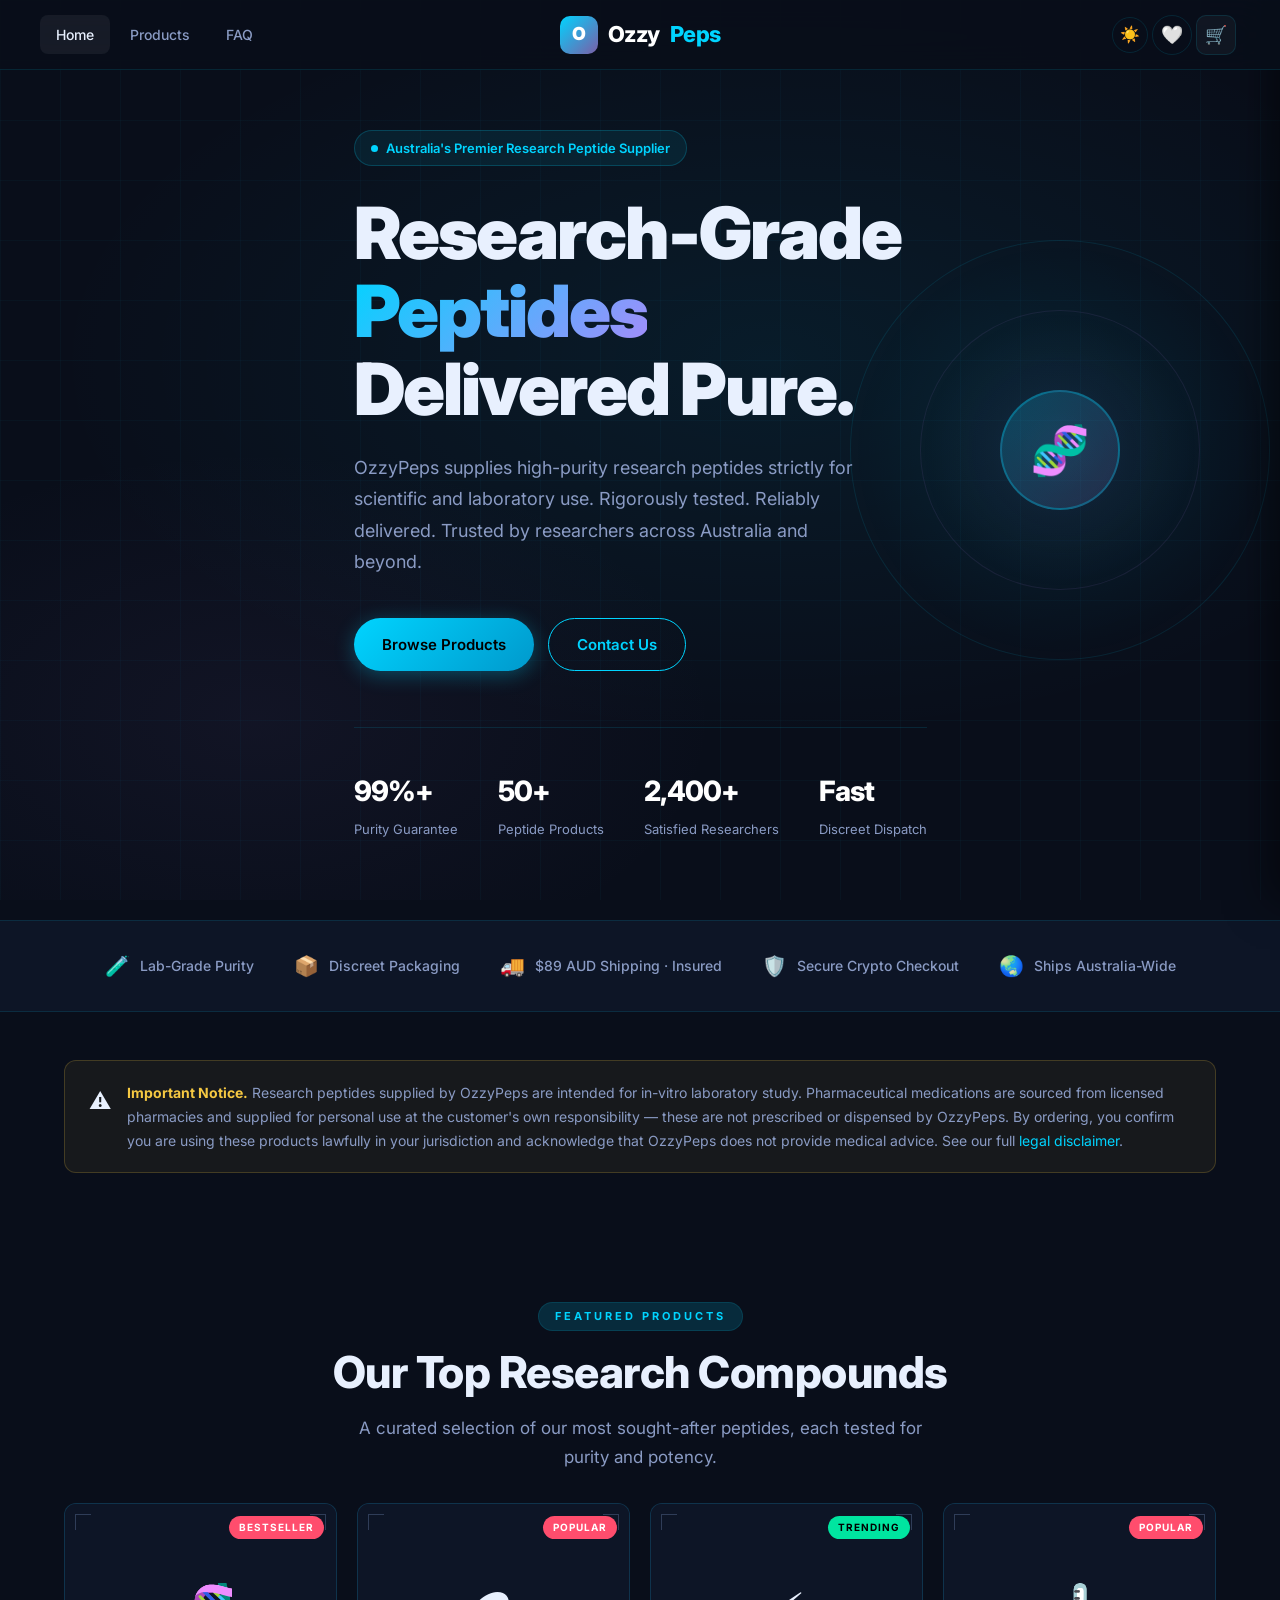
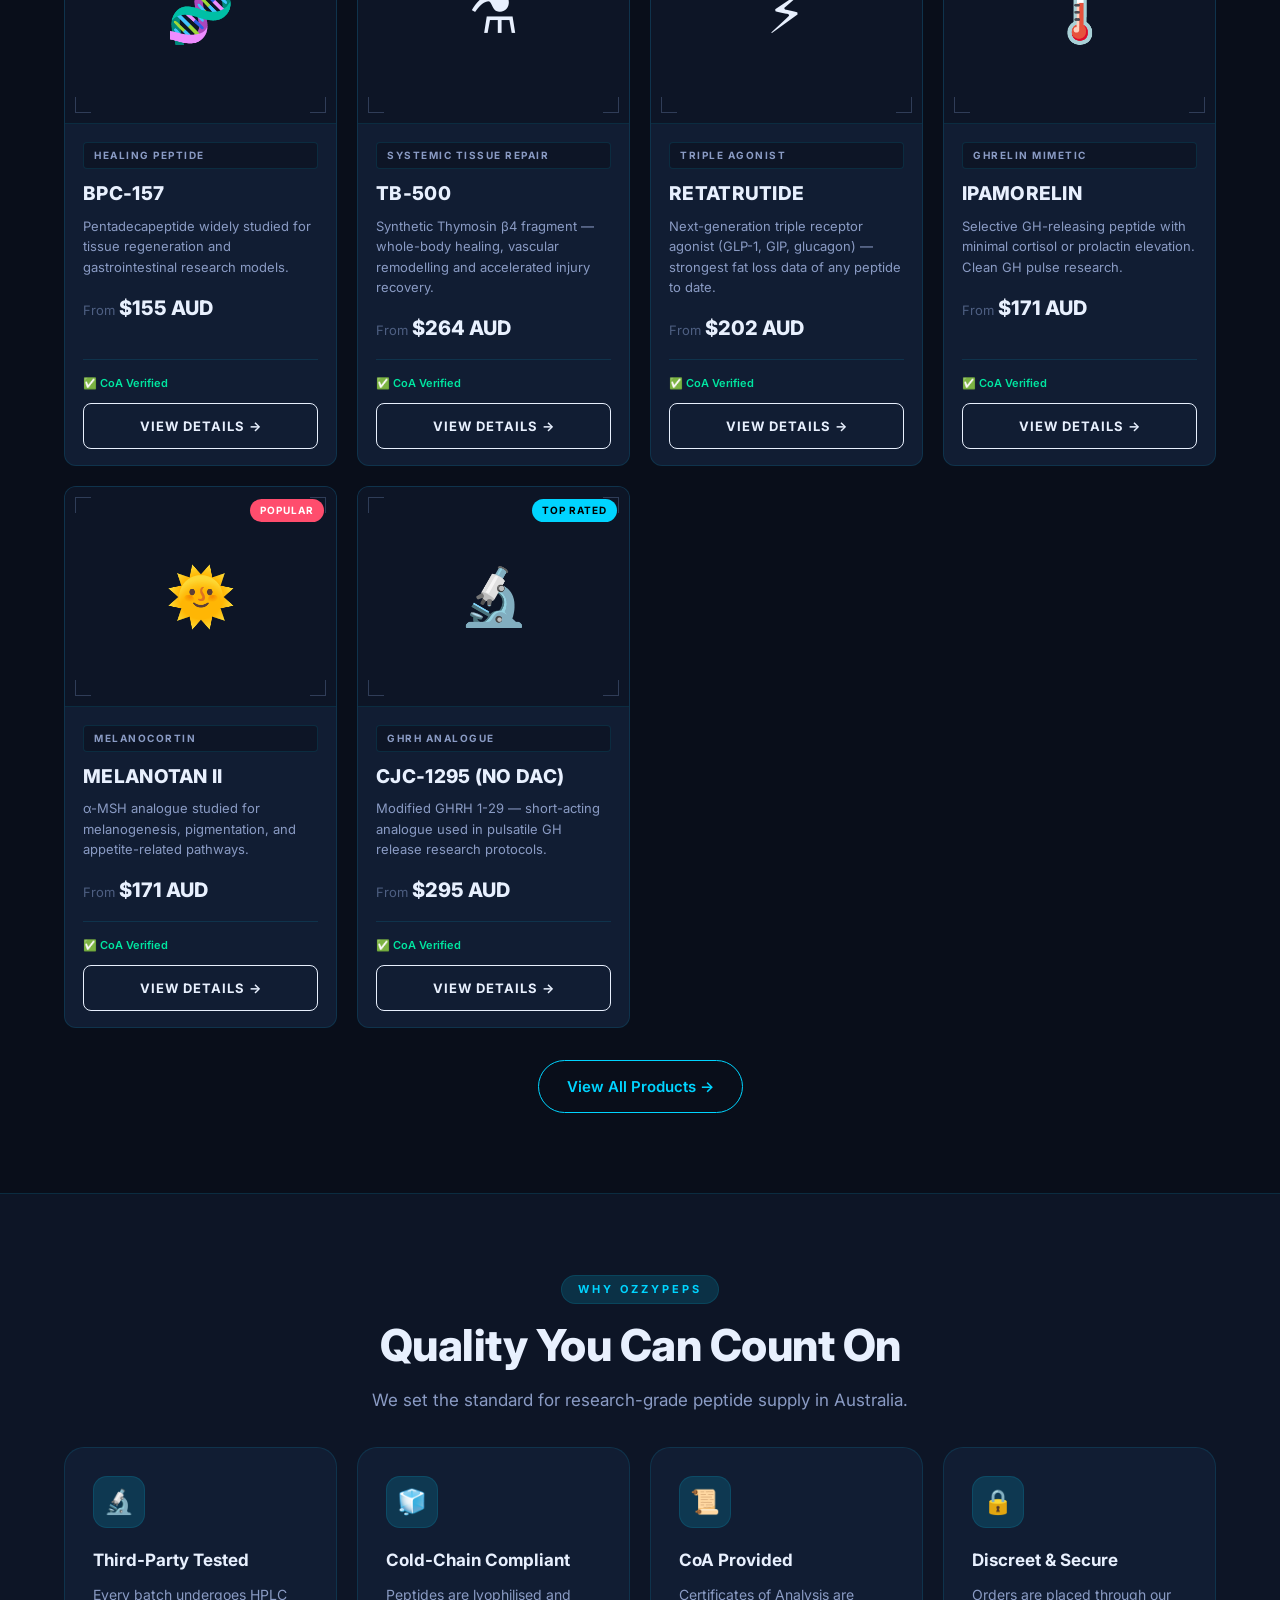
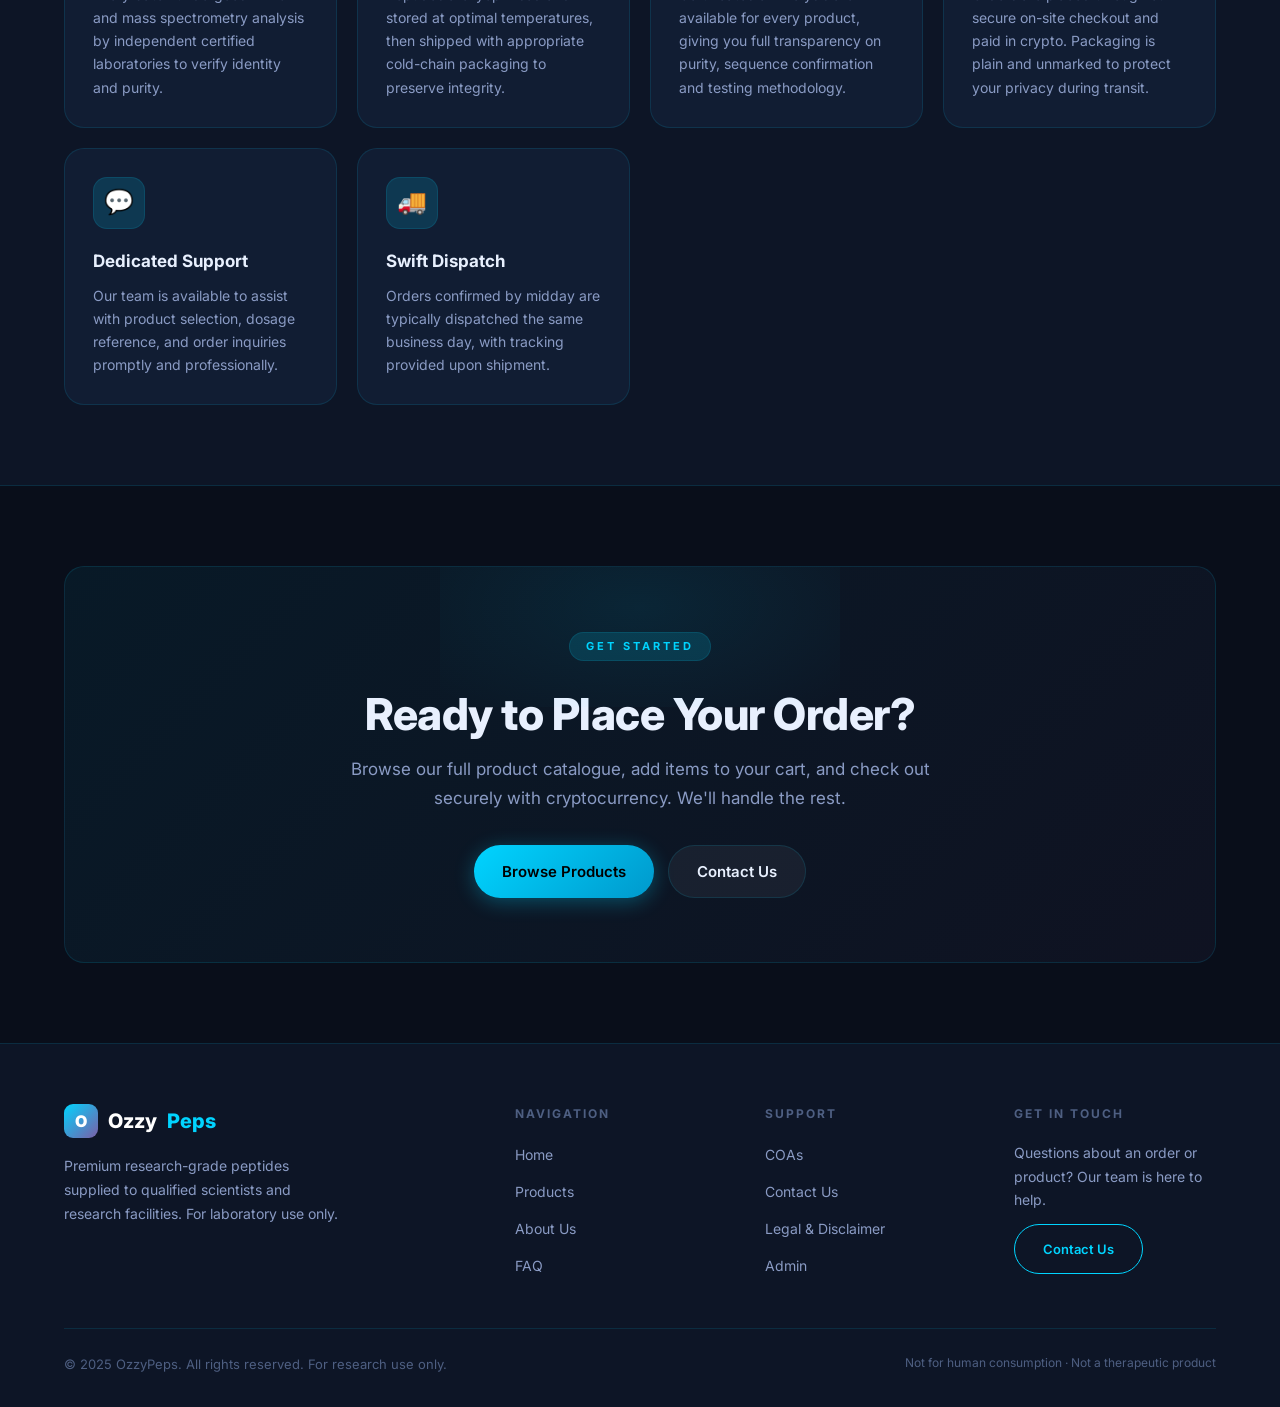
<file: index.html>
<!DOCTYPE html>
<html lang="en">
<head>
  <meta charset="UTF-8" />
  <meta name="viewport" content="width=device-width, initial-scale=1.0" />
  <title>OzzyPeps – Premium Research Peptides</title>
  <meta name="description" content="OzzyPeps – Australia's trusted source for high-purity research peptides. For scientific and research purposes only." />
  <link rel="stylesheet" href="styles.css" />
  <link rel="preconnect" href="https://fonts.googleapis.com" />
  <link rel="preconnect" href="https://fonts.gstatic.com" crossorigin />
  <link href="https://fonts.googleapis.com/css2?family=Inter:wght@400;500;600;700;800;900&display=swap" rel="stylesheet" />
  <script>(function(){var t=localStorage.getItem('ozzypeps_theme')||'dark';document.documentElement.setAttribute('data-theme',t);})()</script>
  <script>/* sw-killer: unregister any stale service workers from the old PWA build */
  if('serviceWorker' in navigator){navigator.serviceWorker.getRegistrations().then(function(rs){rs.forEach(function(r){r.unregister();});});}
  if(window.caches){caches.keys().then(function(ks){ks.forEach(function(k){caches.delete(k);});});}
  </script>
</head>
<body>

  <!-- NAVBAR -->
  <nav class="navbar">
    <div class="nav-inner">
      <ul class="nav-links">
        <li><a href="index.html" class="active">Home</a></li>
        <li><a href="products.html">Products</a></li>
        <li><a href="faq.html">FAQ</a></li>
      </ul>

      <a href="index.html" class="nav-logo">
        <div class="logo-icon">O</div>
        Ozzy<span>Peps</span>
      </a>

      <div class="nav-actions">
        <button class="theme-toggle" id="themeToggle" onclick="toggleTheme()" aria-label="Toggle theme">☀️</button>
        <button class="wishlist-icon-wrap" onclick="window.location='wishlist.html'" aria-label="View wishlist">🤍 <span class="wishlist-badge">0</span></button>
        <button class="cart-icon-wrap" onclick="cart.open()" aria-label="Open cart">&#128722; <span class="cart-badge">0</span></button>
        <div class="hamburger" id="hamburger" onclick="toggleMenu()">
          <span></span><span></span><span></span>
        </div>
      </div>
    </div>
  </nav>

  <!-- MOBILE MENU -->
  <div class="mobile-menu" id="mobileMenu">
    <a href="index.html">Home</a>
    <a href="products.html">Products</a>
    <a href="faq.html">FAQ</a>
    <a href="wishlist.html">Wishlist 🤍</a>
    <button class="btn btn-ghost" onclick="toggleTheme()" style="margin-top:8px;width:100%;justify-content:center;">Toggle Theme ☀️/🌙</button>
  </div>

  <!-- HERO -->
  <section class="hero">
    <div class="hero-bg"></div>
    <div class="hero-grid-lines"></div>

    <div class="container">
      <div class="hero-content">
        <div class="hero-badge">
          <span class="dot"></span>
          Australia's Premier Research Peptide Supplier
        </div>

        <h1 class="hero-title">
          Research-Grade<br />
          <span class="gradient-text">Peptides</span><br />
          Delivered Pure.
        </h1>

        <p class="hero-desc">
          OzzyPeps supplies high-purity research peptides strictly for scientific and laboratory use. Rigorously tested. Reliably delivered. Trusted by researchers across Australia and beyond.
        </p>

        <div class="hero-actions">
          <a href="products.html" class="btn btn-primary">Browse Products</a>
          <a href="contact.html" class="btn btn-outline">Contact Us</a>
        </div>

        <div class="hero-stats">
          <div class="stat-item">
            <div class="stat-num">99%+</div>
            <div class="stat-label">Purity Guarantee</div>
          </div>
          <div class="stat-item">
            <div class="stat-num">50+</div>
            <div class="stat-label">Peptide Products</div>
          </div>
          <div class="stat-item">
            <div class="stat-num">2,400+</div>
            <div class="stat-label">Satisfied Researchers</div>
          </div>
          <div class="stat-item">
            <div class="stat-num">Fast</div>
            <div class="stat-label">Discreet Dispatch</div>
          </div>
        </div>
      </div>
    </div>

    <div class="hero-visual">
      <div class="hero-orb orb-1"></div>
      <div class="hero-orb orb-2"></div>
      <div class="hero-orb orb-center">🧬</div>
    </div>
  </section>

  <!-- TRUST BAR -->
  <div class="trust-bar">
    <div class="container">
      <div class="trust-bar-inner">
        <div class="trust-item">
          <span class="icon">🧪</span>
          <span>Lab-Grade Purity</span>
        </div>
        <div class="trust-item">
          <span class="icon">📦</span>
          <span>Discreet Packaging</span>
        </div>
        <div class="trust-item">
          <span class="icon">🚚</span>
          <span>$89 AUD Shipping · Insured</span>
        </div>
        <div class="trust-item">
          <span class="icon">🛡️</span>
          <span>Secure Crypto Checkout</span>
        </div>
        <div class="trust-item">
          <span class="icon">🌏</span>
          <span>Ships Australia-Wide</span>
        </div>
      </div>
    </div>
  </div>

  <!-- DISCLAIMER BANNER -->
  <section class="section-sm">
    <div class="container">
      <div class="disclaimer-banner">
        <div class="disclaimer-icon">⚠️</div>
        <div class="disclaimer-text">
          <strong>Important Notice.</strong> Research peptides supplied by OzzyPeps are intended for in-vitro laboratory study. Pharmaceutical medications are sourced from licensed pharmacies and supplied for personal use at the customer's own responsibility — these are not prescribed or dispensed by OzzyPeps. By ordering, you confirm you are using these products lawfully in your jurisdiction and acknowledge that OzzyPeps does not provide medical advice. See our full <a href="about.html#legal" style="color:var(--accent);">legal disclaimer</a>.
        </div>
      </div>
    </div>
  </section>

  <!-- FEATURED PRODUCTS -->
  <section class="section">
    <div class="container">
      <div class="text-center mb-8">
        <div class="section-label">Featured Products</div>
        <h2 class="section-title">Our Top Research Compounds</h2>
        <p class="section-sub">A curated selection of our most sought-after peptides, each tested for purity and potency.</p>
      </div>

      <div class="products-grid">

        <!-- BPC-157 -->
        <div class="product-card" onclick="openProduct('bpc157')">
          <div class="product-img">🧬<div class="product-badge hot">Bestseller</div></div>
          <div class="product-body">
            <div class="product-category">Healing Peptide</div>
            <div class="product-name">BPC-157</div>
            <div class="product-desc">Pentadecapeptide widely studied for tissue regeneration and gastrointestinal research models.</div>
            <div class="product-from-price">From <strong>$155 AUD</strong></div>
            <div class="product-specs">
              <div class="spec-row"><span class="spec-size">5mg × 10 vials</span><span class="spec-price">$155</span></div>
              <div class="spec-row"><span class="spec-size">10mg × 10 vials</span><span class="spec-price">$248</span></div>
            </div>
            <div class="product-meta">
              <div class="product-purity">✅ CoA Verified</div>
              <span class="product-inquiry" onclick="openProduct('bpc157')">View Details →</span>
            </div>
          </div>
        </div>

        <!-- TB-500 -->
        <div class="product-card" onclick="openProduct('tb500')">
          <div class="product-img">⚗️<div class="product-badge hot">Popular</div></div>
          <div class="product-body">
            <div class="product-category">Systemic Tissue Repair</div>
            <div class="product-name">TB-500</div>
            <div class="product-desc">Synthetic Thymosin β4 fragment — whole-body healing, vascular remodelling and accelerated injury recovery.</div>
            <div class="product-from-price">From <strong>$264 AUD</strong></div>
            <div class="product-specs">
              <div class="spec-row"><span class="spec-size">5mg × 10 vials</span><span class="spec-price">$264</span></div>
              <div class="spec-row"><span class="spec-size">10mg × 10 vials</span><span class="spec-price">$465</span></div>
            </div>
            <div class="product-meta">
              <div class="product-purity">✅ CoA Verified</div>
              <span class="product-inquiry" onclick="openProduct('tb500')">View Details →</span>
            </div>
          </div>
        </div>

        <!-- Retatrutide -->
        <div class="product-card" onclick="openProduct('retatrutide')">
          <div class="product-img">⚡<div class="product-badge new">Trending</div></div>
          <div class="product-body">
            <div class="product-category">Triple Agonist</div>
            <div class="product-name">Retatrutide</div>
            <div class="product-desc">Next-generation triple receptor agonist (GLP-1, GIP, glucagon) — strongest fat loss data of any peptide to date.</div>
            <div class="product-from-price">From <strong>$202 AUD</strong></div>
            <div class="product-specs">
              <div class="spec-row"><span class="spec-size">5mg × 10 vials</span><span class="spec-price">$202</span></div>
              <div class="spec-row"><span class="spec-size">20mg × 10 vials</span><span class="spec-price">$434</span></div>
              <div class="spec-row"><span class="spec-size">60mg × 10 vials</span><span class="spec-price">$930</span></div>
            </div>
            <div class="product-meta">
              <div class="product-purity">✅ CoA Verified</div>
              <span class="product-inquiry" onclick="openProduct('retatrutide')">View Details →</span>
            </div>
          </div>
        </div>

        <!-- Ipamorelin -->
        <div class="product-card" onclick="openProduct('ipamorelin')">
          <div class="product-img">🌡️<div class="product-badge hot">Popular</div></div>
          <div class="product-body">
            <div class="product-category">Ghrelin Mimetic</div>
            <div class="product-name">Ipamorelin</div>
            <div class="product-desc">Selective GH-releasing peptide with minimal cortisol or prolactin elevation. Clean GH pulse research.</div>
            <div class="product-from-price">From <strong>$171 AUD</strong></div>
            <div class="product-specs">
              <div class="spec-row"><span class="spec-size">5mg × 10 vials</span><span class="spec-price">$171</span></div>
              <div class="spec-row"><span class="spec-size">10mg × 10 vials</span><span class="spec-price">$279</span></div>
            </div>
            <div class="product-meta">
              <div class="product-purity">✅ CoA Verified</div>
              <span class="product-inquiry" onclick="openProduct('ipamorelin')">View Details →</span>
            </div>
          </div>
        </div>

        <!-- Melanotan II -->
        <div class="product-card" onclick="openProduct('melanotan2')">
          <div class="product-img">🌞<div class="product-badge hot">Popular</div></div>
          <div class="product-body">
            <div class="product-category">Melanocortin</div>
            <div class="product-name">Melanotan II</div>
            <div class="product-desc">α-MSH analogue studied for melanogenesis, pigmentation, and appetite-related pathways.</div>
            <div class="product-from-price">From <strong>$171 AUD</strong></div>
            <div class="product-specs">
              <div class="spec-row"><span class="spec-size">10mg × 10 vials</span><span class="spec-price">$171</span></div>
            </div>
            <div class="product-meta">
              <div class="product-purity">✅ CoA Verified</div>
              <span class="product-inquiry" onclick="openProduct('melanotan2')">View Details →</span>
            </div>
          </div>
        </div>

        <!-- CJC-1295 -->
        <div class="product-card" onclick="openProduct('cjc_nodac')">
          <div class="product-img">🔬<div class="product-badge">Top Rated</div></div>
          <div class="product-body">
            <div class="product-category">GHRH Analogue</div>
            <div class="product-name">CJC-1295 (No DAC)</div>
            <div class="product-desc">Modified GHRH 1-29 — short-acting analogue used in pulsatile GH release research protocols.</div>
            <div class="product-from-price">From <strong>$295 AUD</strong></div>
            <div class="product-specs">
              <div class="spec-row"><span class="spec-size">5mg × 10 vials</span><span class="spec-price">$295</span></div>
              <div class="spec-row"><span class="spec-size">10mg × 10 vials</span><span class="spec-price">$496</span></div>
            </div>
            <div class="product-meta">
              <div class="product-purity">✅ CoA Verified</div>
              <span class="product-inquiry" onclick="openProduct('cjc_nodac')">View Details →</span>
            </div>
          </div>
        </div>

      </div>

      <div class="text-center mt-8">
        <a href="products.html" class="btn btn-outline">View All Products →</a>
      </div>
    </div>
  </section>

  <!-- WHY US -->
  <section class="section" style="background: var(--bg-secondary); border-top: 1px solid var(--border); border-bottom: 1px solid var(--border);">
    <div class="container">
      <div class="text-center mb-8">
        <div class="section-label">Why OzzyPeps</div>
        <h2 class="section-title">Quality You Can Count On</h2>
        <p class="section-sub">We set the standard for research-grade peptide supply in Australia.</p>
      </div>

      <div class="features-grid">
        <div class="feature-card">
          <div class="feature-icon">🔬</div>
          <div class="feature-title">Third-Party Tested</div>
          <div class="feature-desc">Every batch undergoes HPLC and mass spectrometry analysis by independent certified laboratories to verify identity and purity.</div>
        </div>
        <div class="feature-card">
          <div class="feature-icon">🧊</div>
          <div class="feature-title">Cold-Chain Compliant</div>
          <div class="feature-desc">Peptides are lyophilised and stored at optimal temperatures, then shipped with appropriate cold-chain packaging to preserve integrity.</div>
        </div>
        <div class="feature-card">
          <div class="feature-icon">📜</div>
          <div class="feature-title">CoA Provided</div>
          <div class="feature-desc">Certificates of Analysis are available for every product, giving you full transparency on purity, sequence confirmation and testing methodology.</div>
        </div>
        <div class="feature-card">
          <div class="feature-icon">🔒</div>
          <div class="feature-title">Discreet & Secure</div>
          <div class="feature-desc">Orders are placed through our secure on-site checkout and paid in crypto. Packaging is plain and unmarked to protect your privacy during transit.</div>
        </div>
        <div class="feature-card">
          <div class="feature-icon">💬</div>
          <div class="feature-title">Dedicated Support</div>
          <div class="feature-desc">Our team is available to assist with product selection, dosage reference, and order inquiries promptly and professionally.</div>
        </div>
        <div class="feature-card">
          <div class="feature-icon">🚚</div>
          <div class="feature-title">Swift Dispatch</div>
          <div class="feature-desc">Orders confirmed by midday are typically dispatched the same business day, with tracking provided upon shipment.</div>
        </div>
      </div>
    </div>
  </section>

  <!-- CTA -->
  <section class="section">
    <div class="container">
      <div class="cta-section">
        <div class="section-label">Get Started</div>
        <h2 class="section-title" style="margin-top: 12px;">Ready to Place Your Order?</h2>
        <p class="section-sub" style="margin-bottom: 32px;">Browse our full product catalogue, add items to your cart, and check out securely with cryptocurrency. We'll handle the rest.</p>
        <div style="display: flex; gap: 14px; justify-content: center; flex-wrap: wrap;">
          <a href="products.html" class="btn btn-primary">Browse Products</a>
          <a href="contact.html" class="btn btn-ghost">Contact Us</a>
        </div>
      </div>
    </div>
  </section>

  <!-- FOOTER -->
  <footer class="footer">
    <div class="container">
      <div class="footer-grid">
        <div>
          <div class="footer-logo-wrap">
            <div class="logo-icon" style="width:34px;height:34px;background:linear-gradient(135deg,var(--accent),var(--accent-2));border-radius:9px;display:flex;align-items:center;justify-content:center;font-size:16px;font-weight:900;color:#fff;">O</div>
            Ozzy<span style="color:var(--accent)">Peps</span>
          </div>
          <p class="footer-desc">Premium research-grade peptides supplied to qualified scientists and research facilities. For laboratory use only.</p>
        </div>
        <div>
          <div class="footer-col-title">Navigation</div>
          <ul class="footer-links">
            <li><a href="index.html">Home</a></li>
            <li><a href="products.html">Products</a></li>
            <li><a href="about.html">About Us</a></li>
            <li><a href="faq.html">FAQ</a></li>
          </ul>
        </div>
        <div>
          <div class="footer-col-title">Support</div>
          <ul class="footer-links">
            <li><a href="coas.html">COAs</a></li>
            <li><a href="contact.html">Contact Us</a></li>
            <li><a href="about.html#legal">Legal &amp; Disclaimer</a></li>
            <li><a href="/admin">Admin</a></li>
          </ul>
        </div>
        <div>
          <div class="footer-col-title">Get in Touch</div>
          <p class="footer-desc" style="margin-bottom:12px;">Questions about an order or product? Our team is here to help.</p>
          <a href="contact.html" class="btn btn-outline" style="font-size:13px;">Contact Us</a>
        </div>
      </div>

      <div class="footer-bottom">
        <div class="footer-copy">© 2025 OzzyPeps. All rights reserved. For research use only.</div>
        <div style="font-size:12px;color:var(--text-muted);">Not for human consumption · Not a therapeutic product</div>
      </div>
    </div>
  </footer>

  <button class="scroll-top" id="scrollTop" onclick="window.scrollTo({top:0,behavior:'smooth'})">↑</button>

  <script>
    function toggleMenu() {
      document.getElementById('mobileMenu').classList.toggle('open');
    }

    window.addEventListener('scroll', () => {
      const st = document.getElementById('scrollTop');
      if (window.scrollY > 400) st.classList.add('visible');
      else st.classList.remove('visible');
    });
  </script>
  <script src="product-data.js"></script>
  <script src="cart.js"></script>
  <script src="wishlist.js"></script>
  <script src="theme.js"></script>
</body>
</html>
</file>
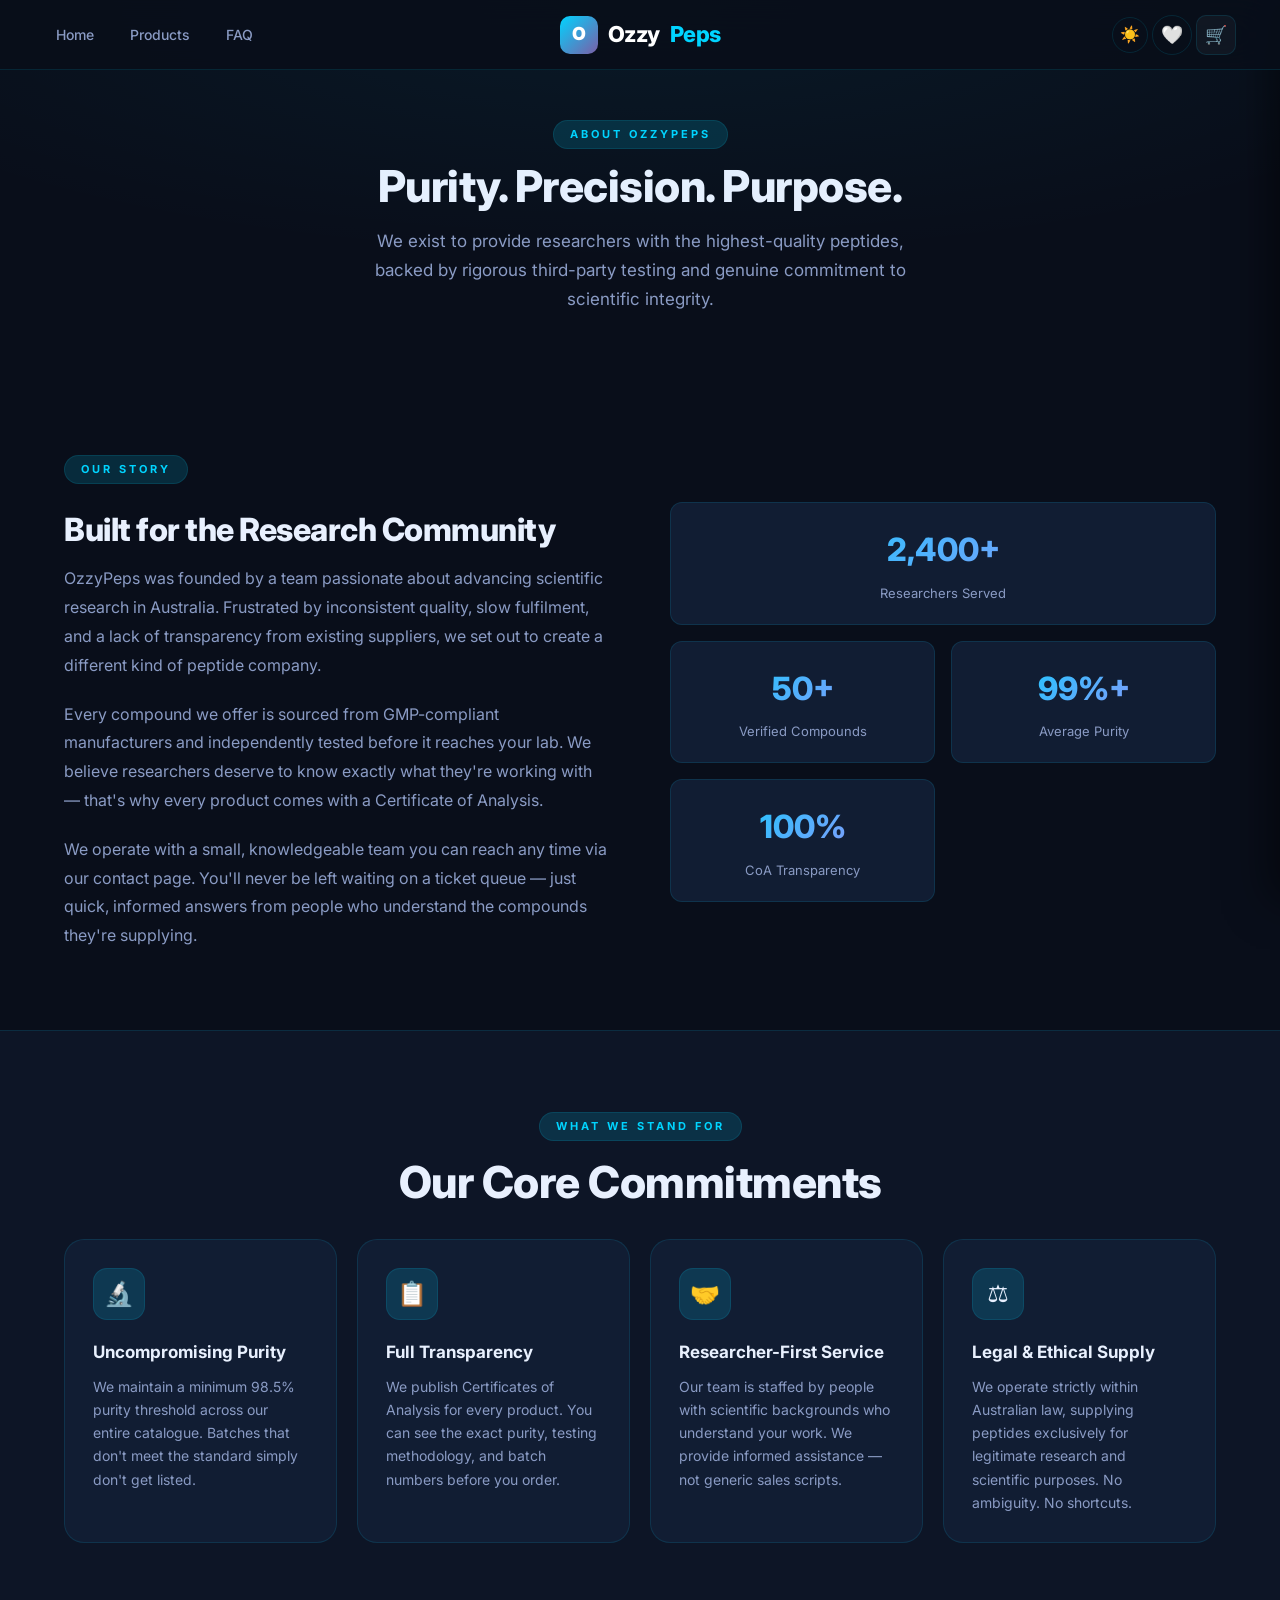
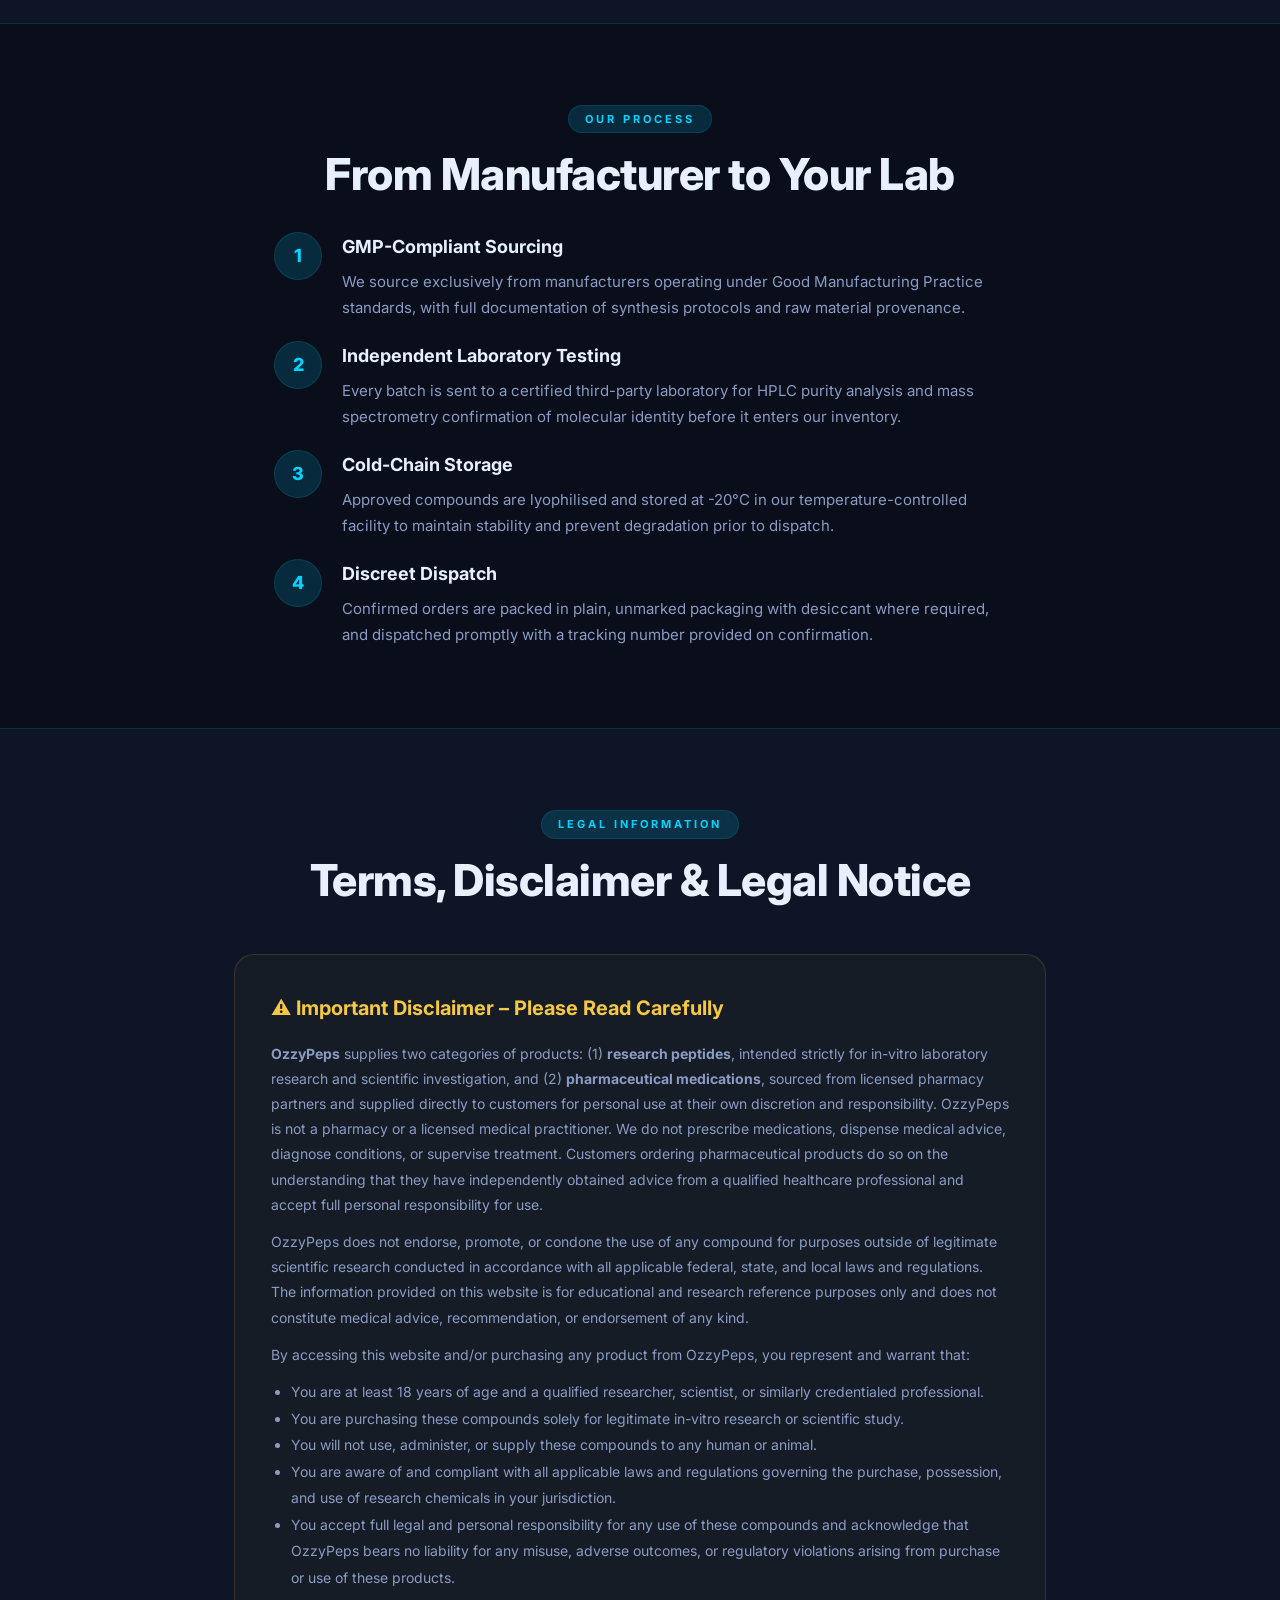
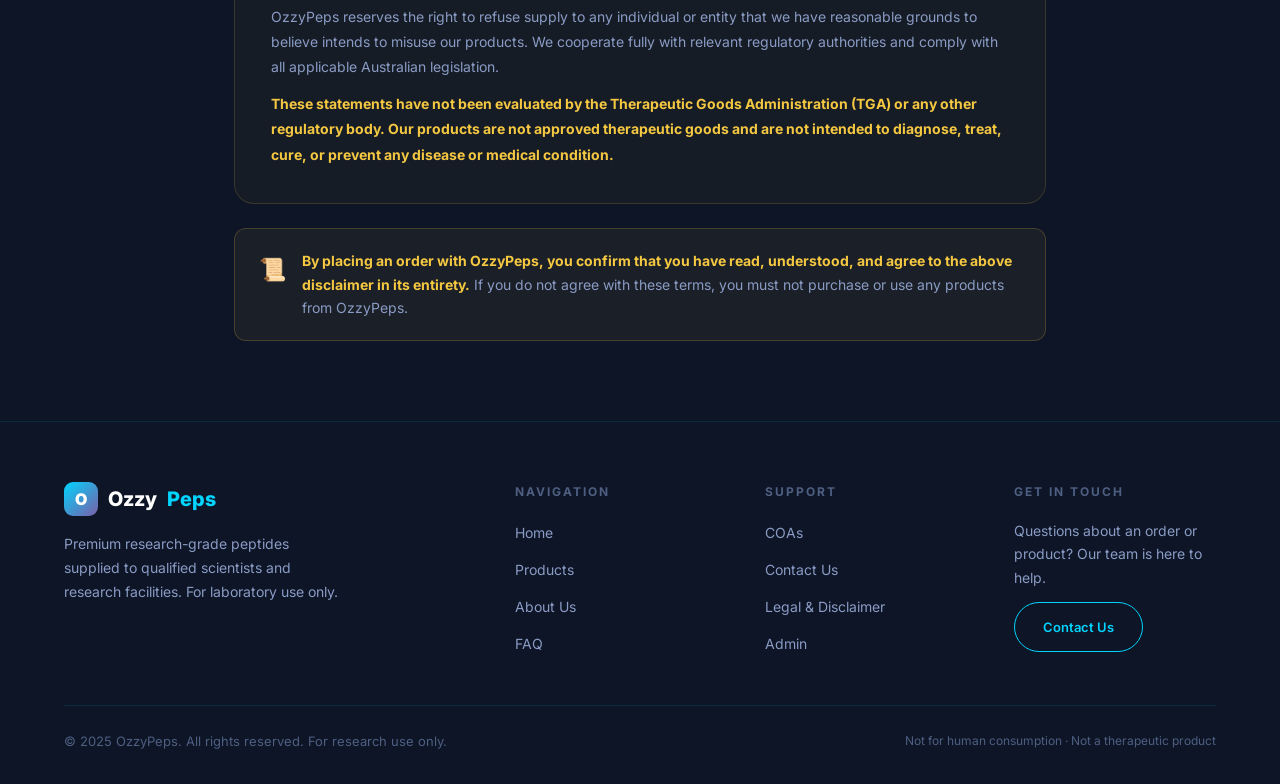
<file: about.html>
<!DOCTYPE html>
<html lang="en">
<head>
  <meta charset="UTF-8" />
  <meta name="viewport" content="width=device-width, initial-scale=1.0" />
  <title>About Us – OzzyPeps</title>
  <meta name="description" content="Learn about OzzyPeps – our mission, standards, and legal disclaimer for research peptide supply in Australia." />
  <link rel="stylesheet" href="styles.css" />
  <link rel="preconnect" href="https://fonts.googleapis.com" />
  <link rel="preconnect" href="https://fonts.gstatic.com" crossorigin />
  <link href="https://fonts.googleapis.com/css2?family=Inter:wght@400;500;600;700;800;900&display=swap" rel="stylesheet" />
  <link rel="manifest" href="manifest.json">
  <script>(function(){var t=localStorage.getItem('ozzypeps_theme')||'dark';document.documentElement.setAttribute('data-theme',t);})()</script>
  <script>/* sw-killer: unregister any stale service workers from the old PWA build */
  if('serviceWorker' in navigator){navigator.serviceWorker.getRegistrations().then(function(rs){rs.forEach(function(r){r.unregister();});});}
  if(window.caches){caches.keys().then(function(ks){ks.forEach(function(k){caches.delete(k);});});}
  </script>
</head>
<body>

  <!-- NAVBAR -->
  <nav class="navbar">
    <div class="nav-inner">
      <ul class="nav-links">
        <li><a href="index.html">Home</a></li>
        <li><a href="products.html">Products</a></li>
        <li><a href="faq.html">FAQ</a></li>
      </ul>

      <a href="index.html" class="nav-logo">
        <div class="logo-icon">O</div>
        Ozzy<span>Peps</span>
      </a>

      <div class="nav-actions">
        <button class="theme-toggle" id="themeToggle" onclick="toggleTheme()" aria-label="Toggle theme">☀️</button>
        <button class="wishlist-icon-wrap" onclick="window.location='wishlist.html'" aria-label="View wishlist">🤍 <span class="wishlist-badge">0</span></button>
        <button class="cart-icon-wrap" onclick="cart.open()" aria-label="Open cart">&#128722; <span class="cart-badge">0</span></button>
        <div class="hamburger" onclick="toggleMenu()">
          <span></span><span></span><span></span>
        </div>
      </div>
    </div>
  </nav>
  <div class="mobile-menu" id="mobileMenu">
    <a href="index.html">Home</a>
    <a href="products.html">Products</a>
    <a href="faq.html">FAQ</a>
    <a href="wishlist.html">Wishlist 🤍</a>
    <button class="btn btn-ghost" onclick="toggleTheme()" style="margin-top:8px;width:100%;justify-content:center;">Toggle Theme ☀️/🌙</button>
  </div>

  <!-- PAGE HERO -->
  <section class="page-hero text-center">
    <div class="container">
      <div class="section-label">About OzzyPeps</div>
      <h1 class="section-title">Purity. Precision. Purpose.</h1>
      <p class="section-sub">We exist to provide researchers with the highest-quality peptides, backed by rigorous third-party testing and genuine commitment to scientific integrity.</p>
    </div>
  </section>

  <!-- ABOUT SECTION -->
  <section class="section">
    <div class="container">
      <div class="about-grid">

        <div>
          <div class="section-label">Our Story</div>
          <h2 class="section-title" style="font-size:32px;margin-top:12px;">Built for the Research Community</h2>
          <p style="color:var(--text-secondary);font-size:16px;line-height:1.8;margin-bottom:20px;">
            OzzyPeps was founded by a team passionate about advancing scientific research in Australia. Frustrated by inconsistent quality, slow fulfilment, and a lack of transparency from existing suppliers, we set out to create a different kind of peptide company.
          </p>
          <p style="color:var(--text-secondary);font-size:16px;line-height:1.8;margin-bottom:20px;">
            Every compound we offer is sourced from GMP-compliant manufacturers and independently tested before it reaches your lab. We believe researchers deserve to know exactly what they're working with — that's why every product comes with a Certificate of Analysis.
          </p>
          <p style="color:var(--text-secondary);font-size:16px;line-height:1.8;">
            We operate with a small, knowledgeable team you can reach any time via our contact page. You'll never be left waiting on a ticket queue — just quick, informed answers from people who understand the compounds they're supplying.
          </p>
        </div>

        <div class="about-visual">
          <div class="about-stat-card">
            <div class="about-stat-num">2,400+</div>
            <div class="about-stat-label">Researchers Served</div>
          </div>
          <div class="about-stat-card">
            <div class="about-stat-num">50+</div>
            <div class="about-stat-label">Verified Compounds</div>
          </div>
          <div class="about-stat-card">
            <div class="about-stat-num">99%+</div>
            <div class="about-stat-label">Average Purity</div>
          </div>
          <div class="about-stat-card">
            <div class="about-stat-num">100%</div>
            <div class="about-stat-label">CoA Transparency</div>
          </div>
        </div>

      </div>
    </div>
  </section>

  <!-- VALUES -->
  <section class="section" style="background: var(--bg-secondary); border-top: 1px solid var(--border); border-bottom: 1px solid var(--border);">
    <div class="container">
      <div class="text-center mb-8">
        <div class="section-label">What We Stand For</div>
        <h2 class="section-title">Our Core Commitments</h2>
      </div>
      <div class="features-grid">
        <div class="feature-card">
          <div class="feature-icon">🔬</div>
          <div class="feature-title">Uncompromising Purity</div>
          <div class="feature-desc">We maintain a minimum 98.5% purity threshold across our entire catalogue. Batches that don't meet the standard simply don't get listed.</div>
        </div>
        <div class="feature-card">
          <div class="feature-icon">📋</div>
          <div class="feature-title">Full Transparency</div>
          <div class="feature-desc">We publish Certificates of Analysis for every product. You can see the exact purity, testing methodology, and batch numbers before you order.</div>
        </div>
        <div class="feature-card">
          <div class="feature-icon">🤝</div>
          <div class="feature-title">Researcher-First Service</div>
          <div class="feature-desc">Our team is staffed by people with scientific backgrounds who understand your work. We provide informed assistance — not generic sales scripts.</div>
        </div>
        <div class="feature-card">
          <div class="feature-icon">⚖️</div>
          <div class="feature-title">Legal & Ethical Supply</div>
          <div class="feature-desc">We operate strictly within Australian law, supplying peptides exclusively for legitimate research and scientific purposes. No ambiguity. No shortcuts.</div>
        </div>
      </div>
    </div>
  </section>

  <!-- HOW WE SOURCE -->
  <section class="section">
    <div class="container" style="max-width: 780px;">
      <div class="text-center mb-8">
        <div class="section-label">Our Process</div>
        <h2 class="section-title">From Manufacturer to Your Lab</h2>
      </div>

      <div style="display:flex;flex-direction:column;gap:20px;">

        <div style="display:flex;gap:20px;align-items:flex-start;">
          <div style="width:48px;height:48px;background:var(--accent-glow);border:1px solid var(--border);border-radius:50%;display:flex;align-items:center;justify-content:center;font-weight:800;color:var(--accent);font-size:18px;flex-shrink:0;">1</div>
          <div>
            <h3 style="font-size:18px;font-weight:700;margin-bottom:6px;">GMP-Compliant Sourcing</h3>
            <p style="color:var(--text-secondary);font-size:15px;line-height:1.75;">We source exclusively from manufacturers operating under Good Manufacturing Practice standards, with full documentation of synthesis protocols and raw material provenance.</p>
          </div>
        </div>

        <div style="display:flex;gap:20px;align-items:flex-start;">
          <div style="width:48px;height:48px;background:var(--accent-glow);border:1px solid var(--border);border-radius:50%;display:flex;align-items:center;justify-content:center;font-weight:800;color:var(--accent);font-size:18px;flex-shrink:0;">2</div>
          <div>
            <h3 style="font-size:18px;font-weight:700;margin-bottom:6px;">Independent Laboratory Testing</h3>
            <p style="color:var(--text-secondary);font-size:15px;line-height:1.75;">Every batch is sent to a certified third-party laboratory for HPLC purity analysis and mass spectrometry confirmation of molecular identity before it enters our inventory.</p>
          </div>
        </div>

        <div style="display:flex;gap:20px;align-items:flex-start;">
          <div style="width:48px;height:48px;background:var(--accent-glow);border:1px solid var(--border);border-radius:50%;display:flex;align-items:center;justify-content:center;font-weight:800;color:var(--accent);font-size:18px;flex-shrink:0;">3</div>
          <div>
            <h3 style="font-size:18px;font-weight:700;margin-bottom:6px;">Cold-Chain Storage</h3>
            <p style="color:var(--text-secondary);font-size:15px;line-height:1.75;">Approved compounds are lyophilised and stored at -20°C in our temperature-controlled facility to maintain stability and prevent degradation prior to dispatch.</p>
          </div>
        </div>

        <div style="display:flex;gap:20px;align-items:flex-start;">
          <div style="width:48px;height:48px;background:var(--accent-glow);border:1px solid var(--border);border-radius:50%;display:flex;align-items:center;justify-content:center;font-weight:800;color:var(--accent);font-size:18px;flex-shrink:0;">4</div>
          <div>
            <h3 style="font-size:18px;font-weight:700;margin-bottom:6px;">Discreet Dispatch</h3>
            <p style="color:var(--text-secondary);font-size:15px;line-height:1.75;">Confirmed orders are packed in plain, unmarked packaging with desiccant where required, and dispatched promptly with a tracking number provided on confirmation.</p>
          </div>
        </div>

      </div>
    </div>
  </section>

  <!-- LEGAL DISCLAIMER -->
  <section class="section" id="legal" style="background: var(--bg-secondary); border-top: 1px solid var(--border);">
    <div class="container" style="max-width: 860px;">
      <div class="text-center mb-8">
        <div class="section-label">Legal Information</div>
        <h2 class="section-title">Terms, Disclaimer &amp; Legal Notice</h2>
      </div>

      <div class="legal-box">
        <h3>⚠️ Important Disclaimer – Please Read Carefully</h3>

        <p>
          <strong>OzzyPeps</strong> supplies two categories of products: (1) <strong>research peptides</strong>, intended strictly for in-vitro laboratory research and scientific investigation, and (2) <strong>pharmaceutical medications</strong>, sourced from licensed pharmacy partners and supplied directly to customers for personal use at their own discretion and responsibility. OzzyPeps is not a pharmacy or a licensed medical practitioner. We do not prescribe medications, dispense medical advice, diagnose conditions, or supervise treatment. Customers ordering pharmaceutical products do so on the understanding that they have independently obtained advice from a qualified healthcare professional and accept full personal responsibility for use.
        </p>

        <p>
          OzzyPeps does not endorse, promote, or condone the use of any compound for purposes outside of legitimate scientific research conducted in accordance with all applicable federal, state, and local laws and regulations. The information provided on this website is for educational and research reference purposes only and does not constitute medical advice, recommendation, or endorsement of any kind.
        </p>

        <p>
          By accessing this website and/or purchasing any product from OzzyPeps, you represent and warrant that:
        </p>

        <ul style="color:var(--text-secondary);font-size:14px;line-height:1.9;margin: 0 0 12px 20px;">
          <li>You are at least 18 years of age and a qualified researcher, scientist, or similarly credentialed professional.</li>
          <li>You are purchasing these compounds solely for legitimate in-vitro research or scientific study.</li>
          <li>You will not use, administer, or supply these compounds to any human or animal.</li>
          <li>You are aware of and compliant with all applicable laws and regulations governing the purchase, possession, and use of research chemicals in your jurisdiction.</li>
          <li>You accept full legal and personal responsibility for any use of these compounds and acknowledge that OzzyPeps bears no liability for any misuse, adverse outcomes, or regulatory violations arising from purchase or use of these products.</li>
        </ul>

        <p>
          OzzyPeps reserves the right to refuse supply to any individual or entity that we have reasonable grounds to believe intends to misuse our products. We cooperate fully with relevant regulatory authorities and comply with all applicable Australian legislation.
        </p>

        <p>
          <strong style="color:var(--gold);">These statements have not been evaluated by the Therapeutic Goods Administration (TGA) or any other regulatory body. Our products are not approved therapeutic goods and are not intended to diagnose, treat, cure, or prevent any disease or medical condition.</strong>
        </p>
      </div>

      <div style="margin-top:24px;">
        <div class="disclaimer-banner">
          <div class="disclaimer-icon">📜</div>
          <div class="disclaimer-text">
            <strong>By placing an order with OzzyPeps, you confirm that you have read, understood, and agree to the above disclaimer in its entirety.</strong> If you do not agree with these terms, you must not purchase or use any products from OzzyPeps.
          </div>
        </div>
      </div>
    </div>
  </section>

  <!-- FOOTER -->
  <footer class="footer">
    <div class="container">
      <div class="footer-grid">
        <div>
          <div class="footer-logo-wrap">
            <div class="logo-icon" style="width:34px;height:34px;background:linear-gradient(135deg,var(--accent),var(--accent-2));border-radius:9px;display:flex;align-items:center;justify-content:center;font-size:16px;font-weight:900;color:#fff;">O</div>
            Ozzy<span style="color:var(--accent)">Peps</span>
          </div>
          <p class="footer-desc">Premium research-grade peptides supplied to qualified scientists and research facilities. For laboratory use only.</p>
        </div>
        <div>
          <div class="footer-col-title">Navigation</div>
          <ul class="footer-links">
            <li><a href="index.html">Home</a></li>
            <li><a href="products.html">Products</a></li>
            <li><a href="about.html">About Us</a></li>
            <li><a href="faq.html">FAQ</a></li>
          </ul>
        </div>
        <div>
          <div class="footer-col-title">Support</div>
          <ul class="footer-links">
            <li><a href="coas.html">COAs</a></li>
            <li><a href="contact.html">Contact Us</a></li>
            <li><a href="about.html#legal">Legal &amp; Disclaimer</a></li>
            <li><a href="/admin">Admin</a></li>
          </ul>
        </div>
        <div>
          <div class="footer-col-title">Get in Touch</div>
          <p class="footer-desc" style="margin-bottom:12px;">Questions about an order or product? Our team is here to help.</p>
          <a href="contact.html" class="btn btn-outline" style="font-size:13px;">Contact Us</a>
        </div>
      </div>
      <div class="footer-bottom">
        <div class="footer-copy">© 2025 OzzyPeps. All rights reserved. For research use only.</div>
        <div style="font-size:12px;color:var(--text-muted);">Not for human consumption · Not a therapeutic product</div>
      </div>
    </div>
  </footer>

  <button class="scroll-top" id="scrollTop" onclick="window.scrollTo({top:0,behavior:'smooth'})">↑</button>

  <script>
    function toggleMenu() {
      document.getElementById('mobileMenu').classList.toggle('open');
    }
    window.addEventListener('scroll', () => {
      const st = document.getElementById('scrollTop');
      if (window.scrollY > 400) st.classList.add('visible');
      else st.classList.remove('visible');
    });
  </script>
  <script src="cart.js"></script>
  <script src="wishlist.js"></script>
  <script src="theme.js"></script>
</body>
</html>
</file>
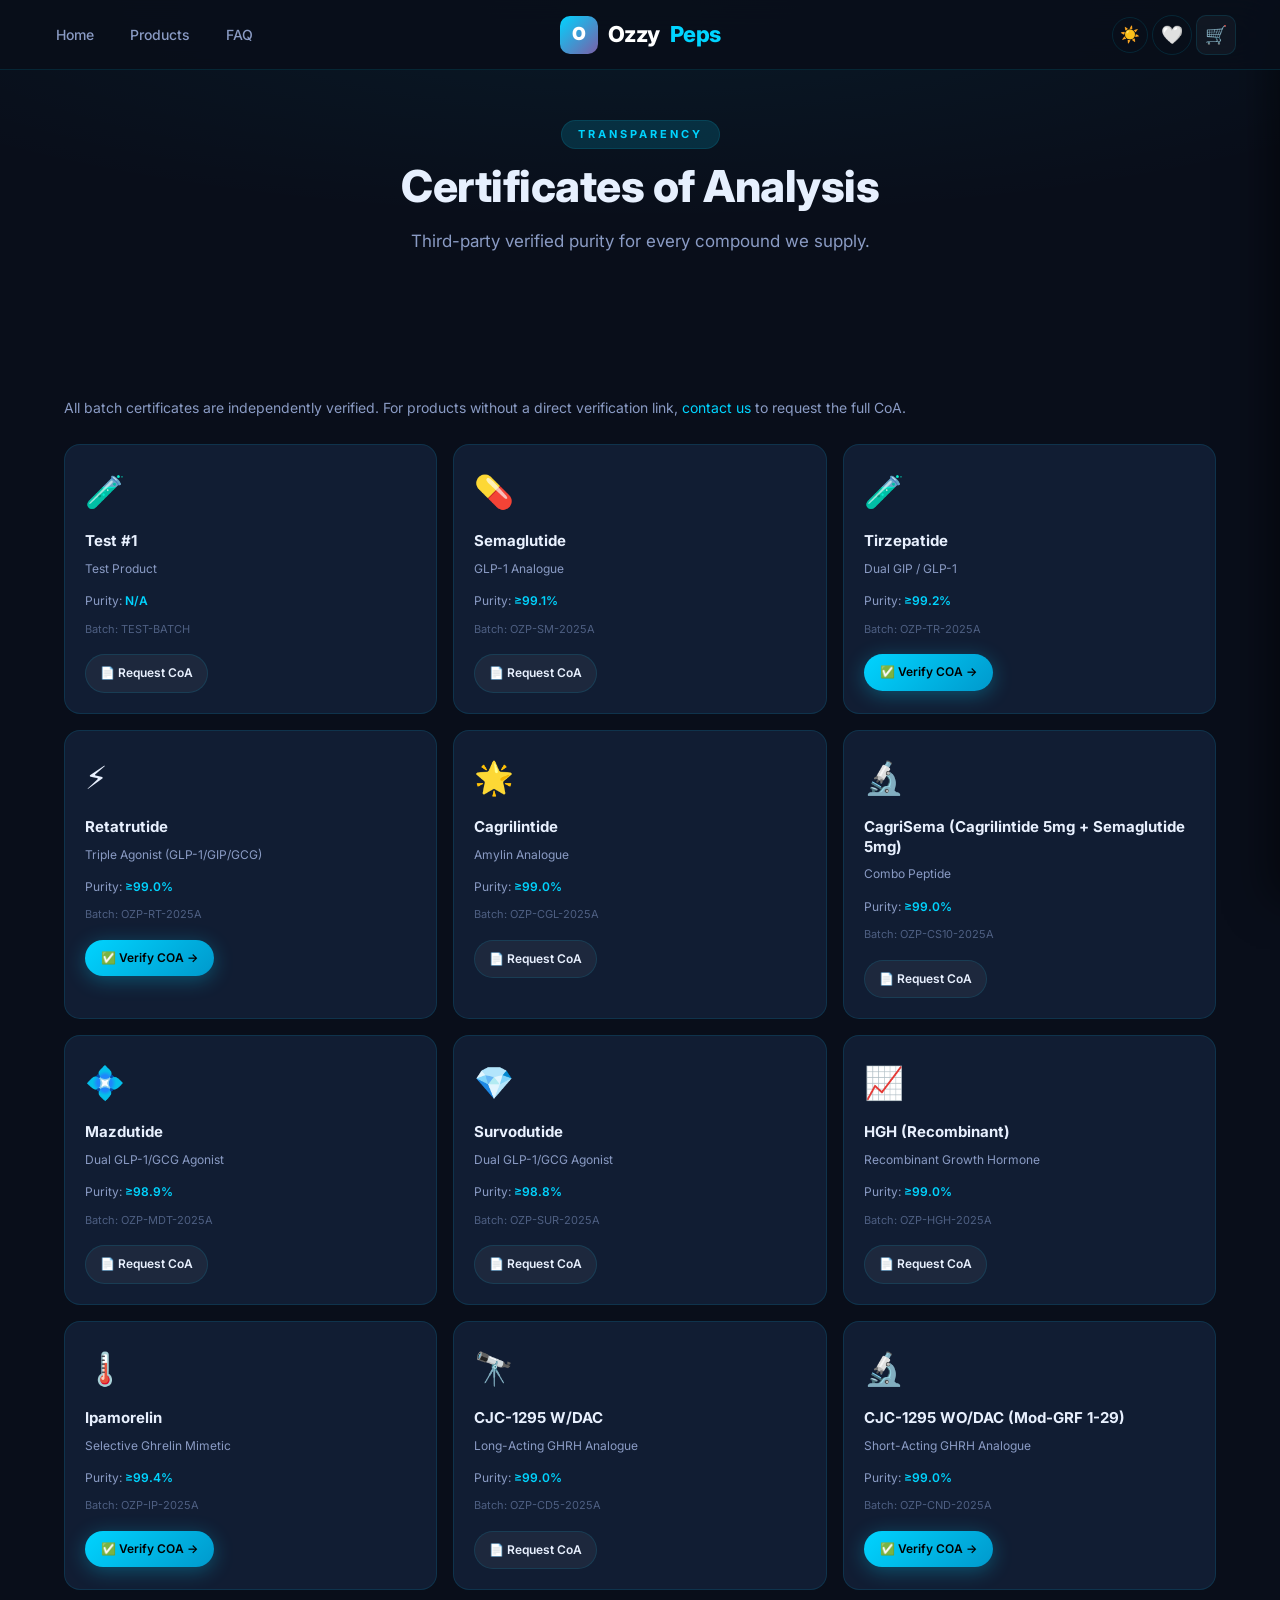
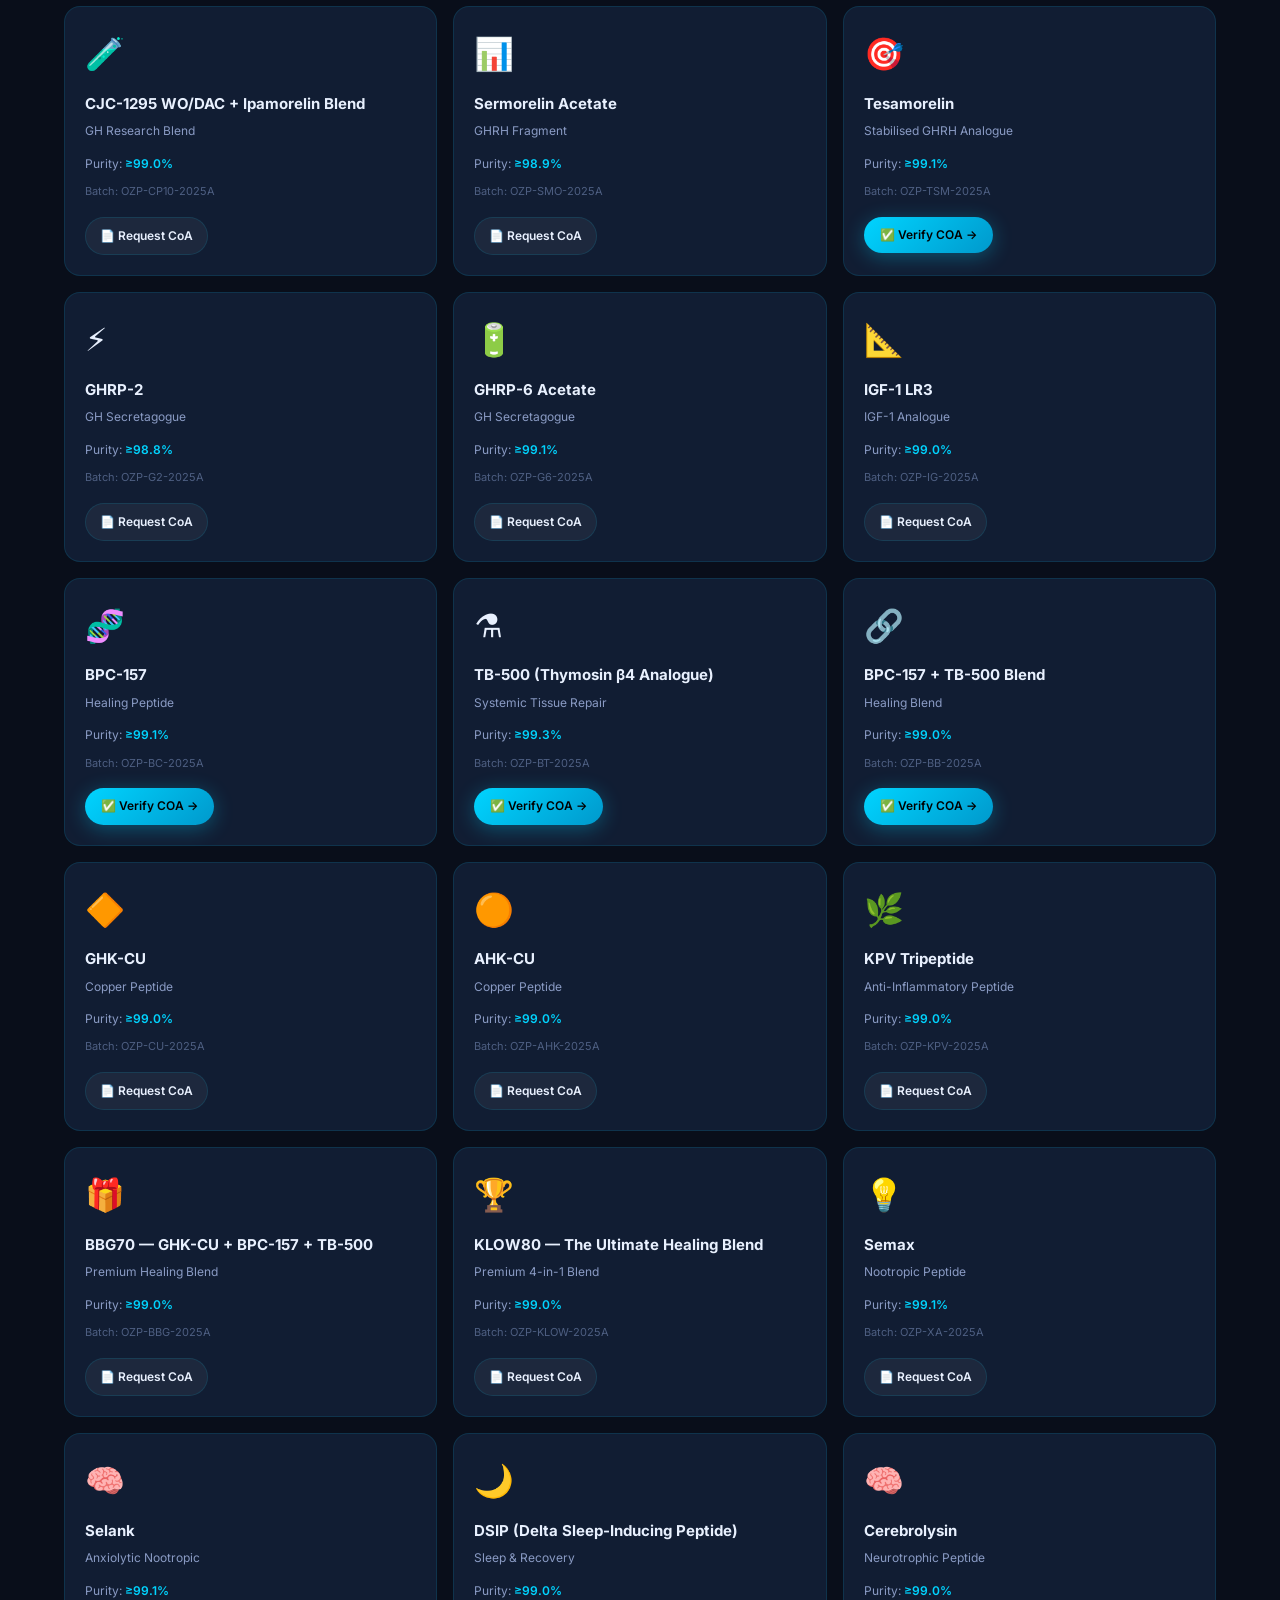
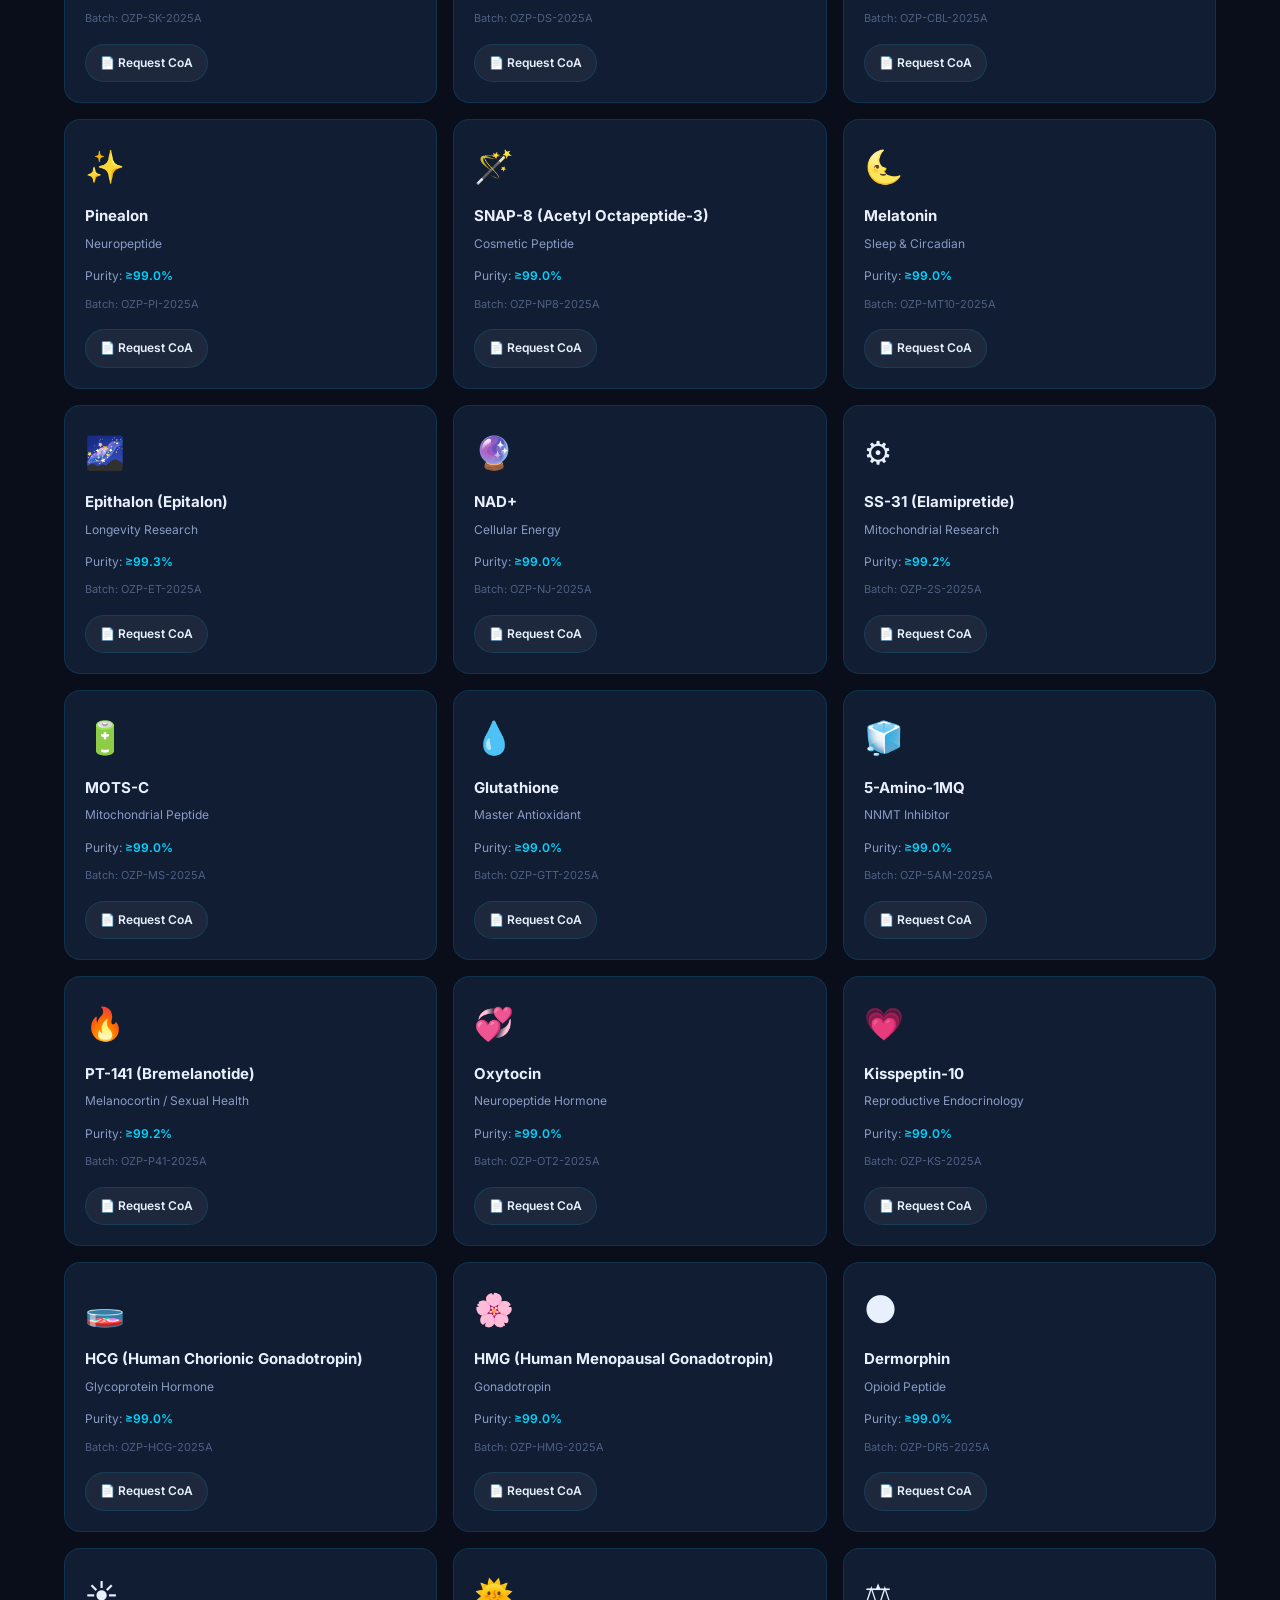
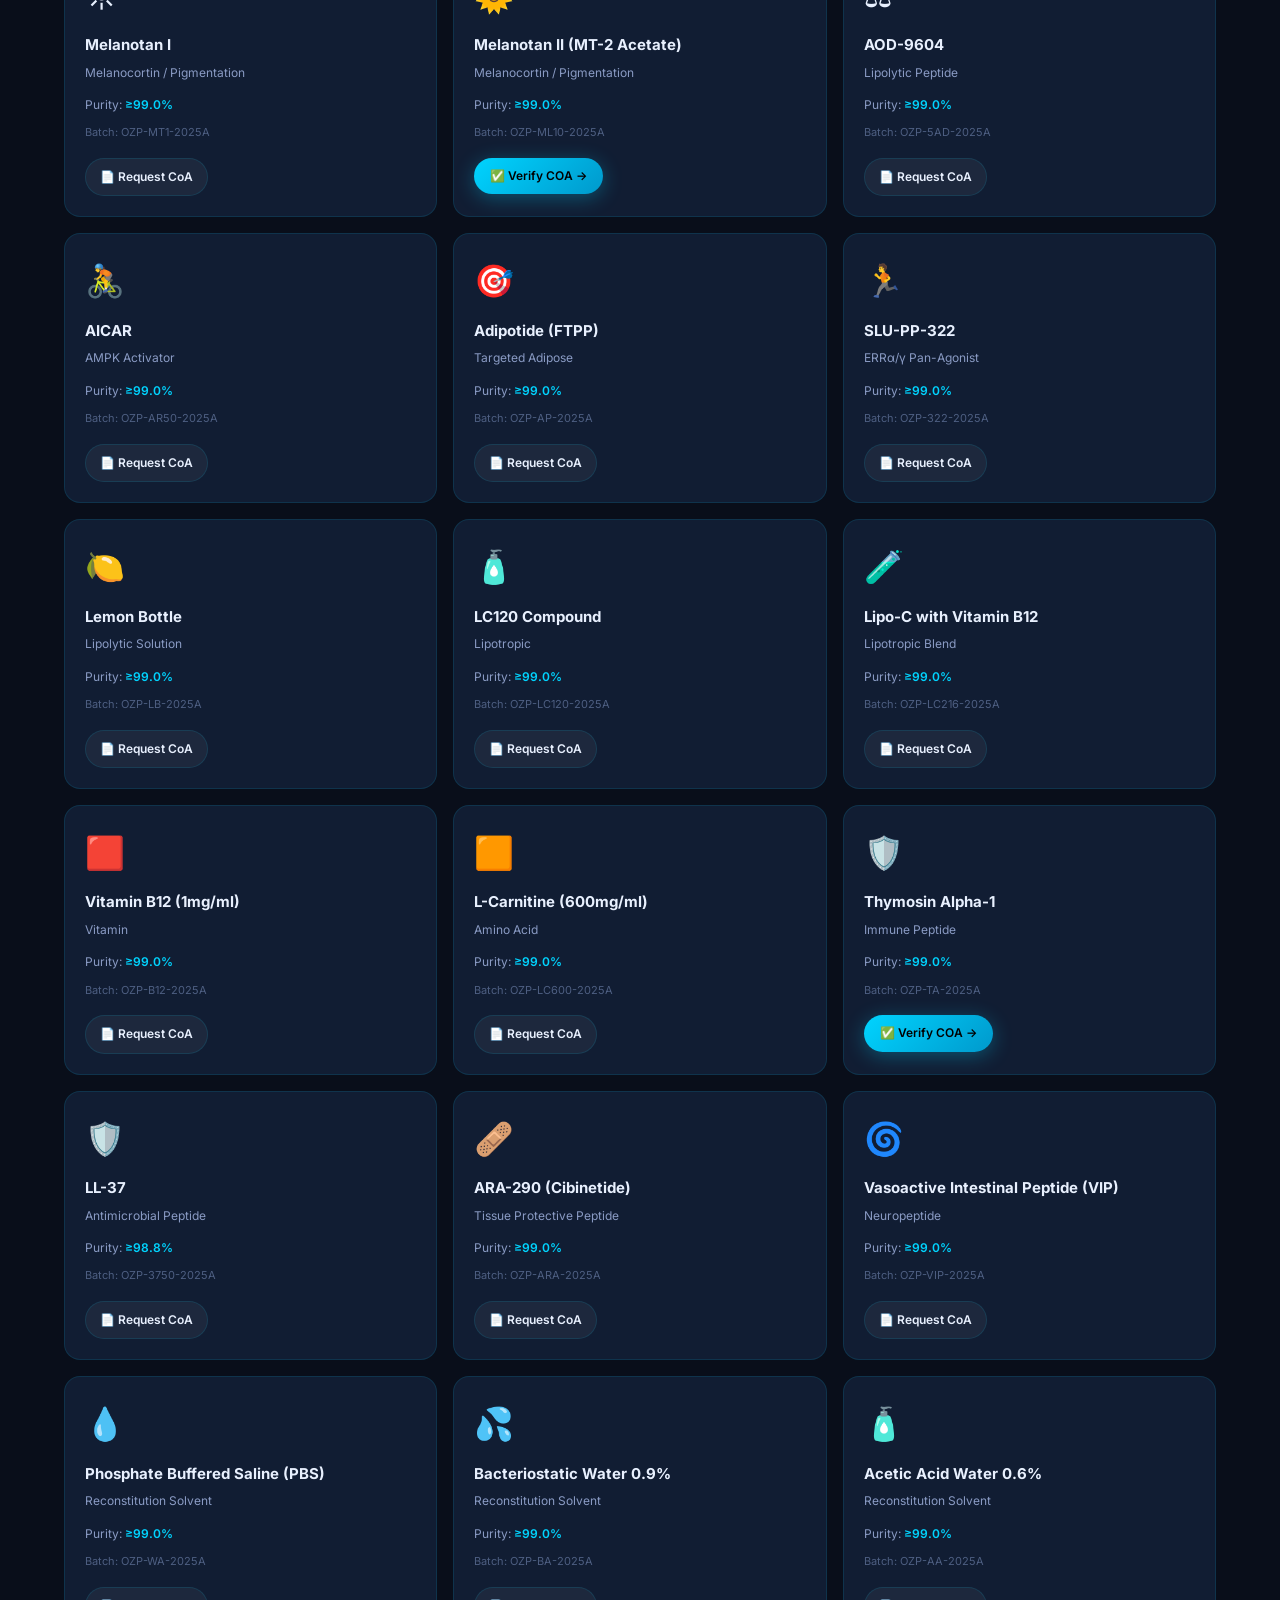
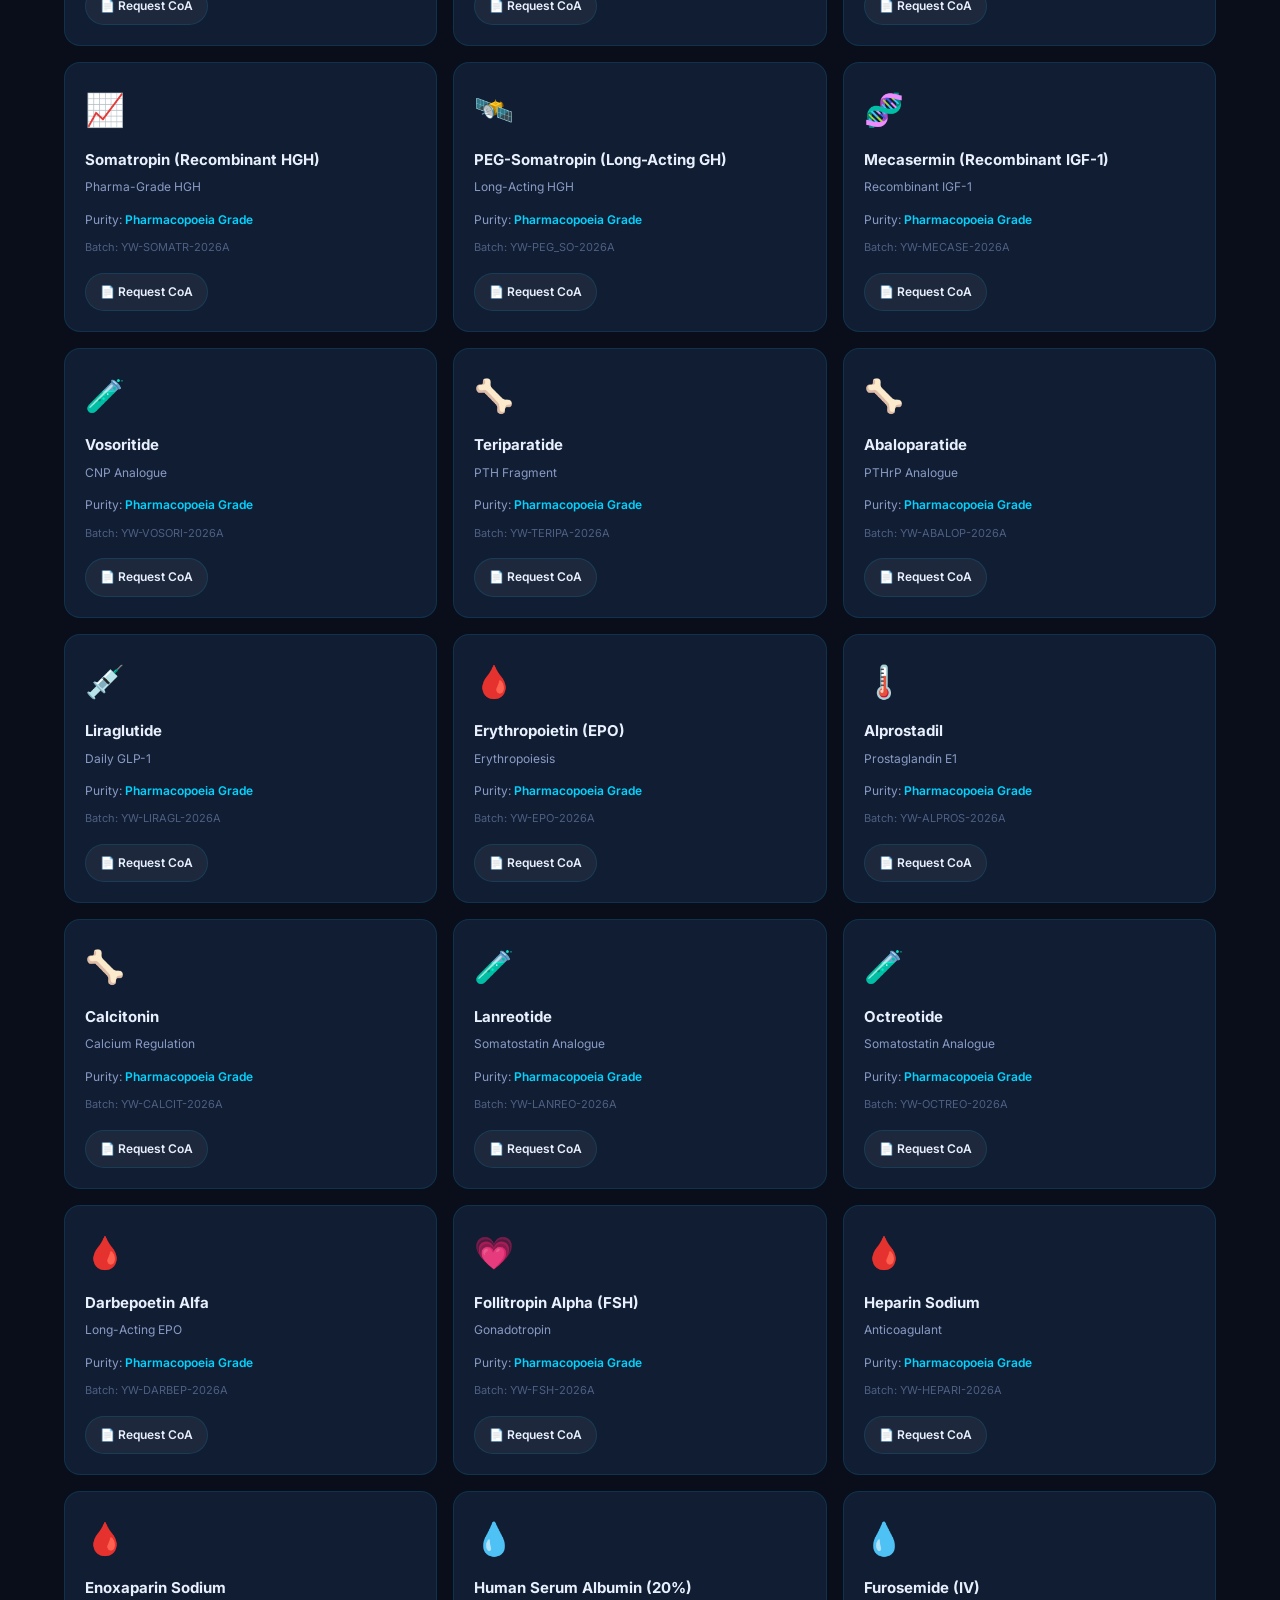
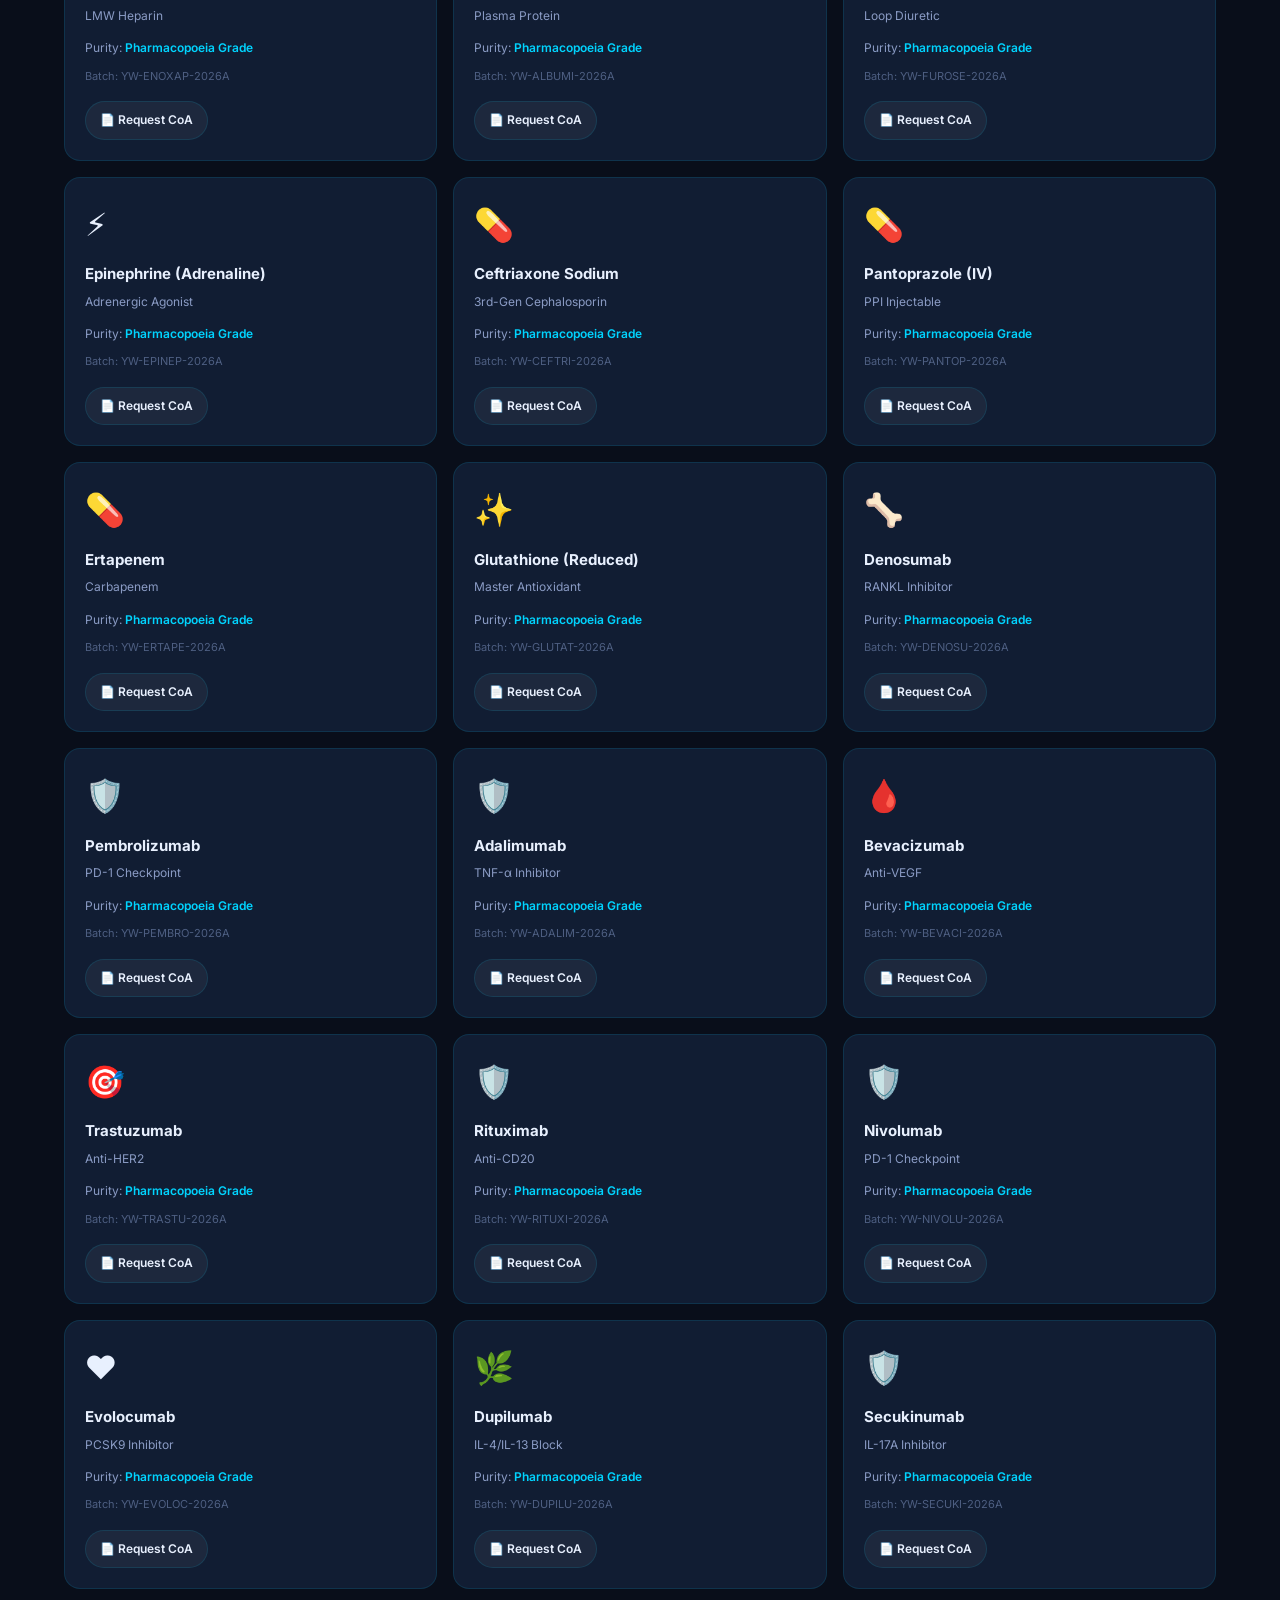
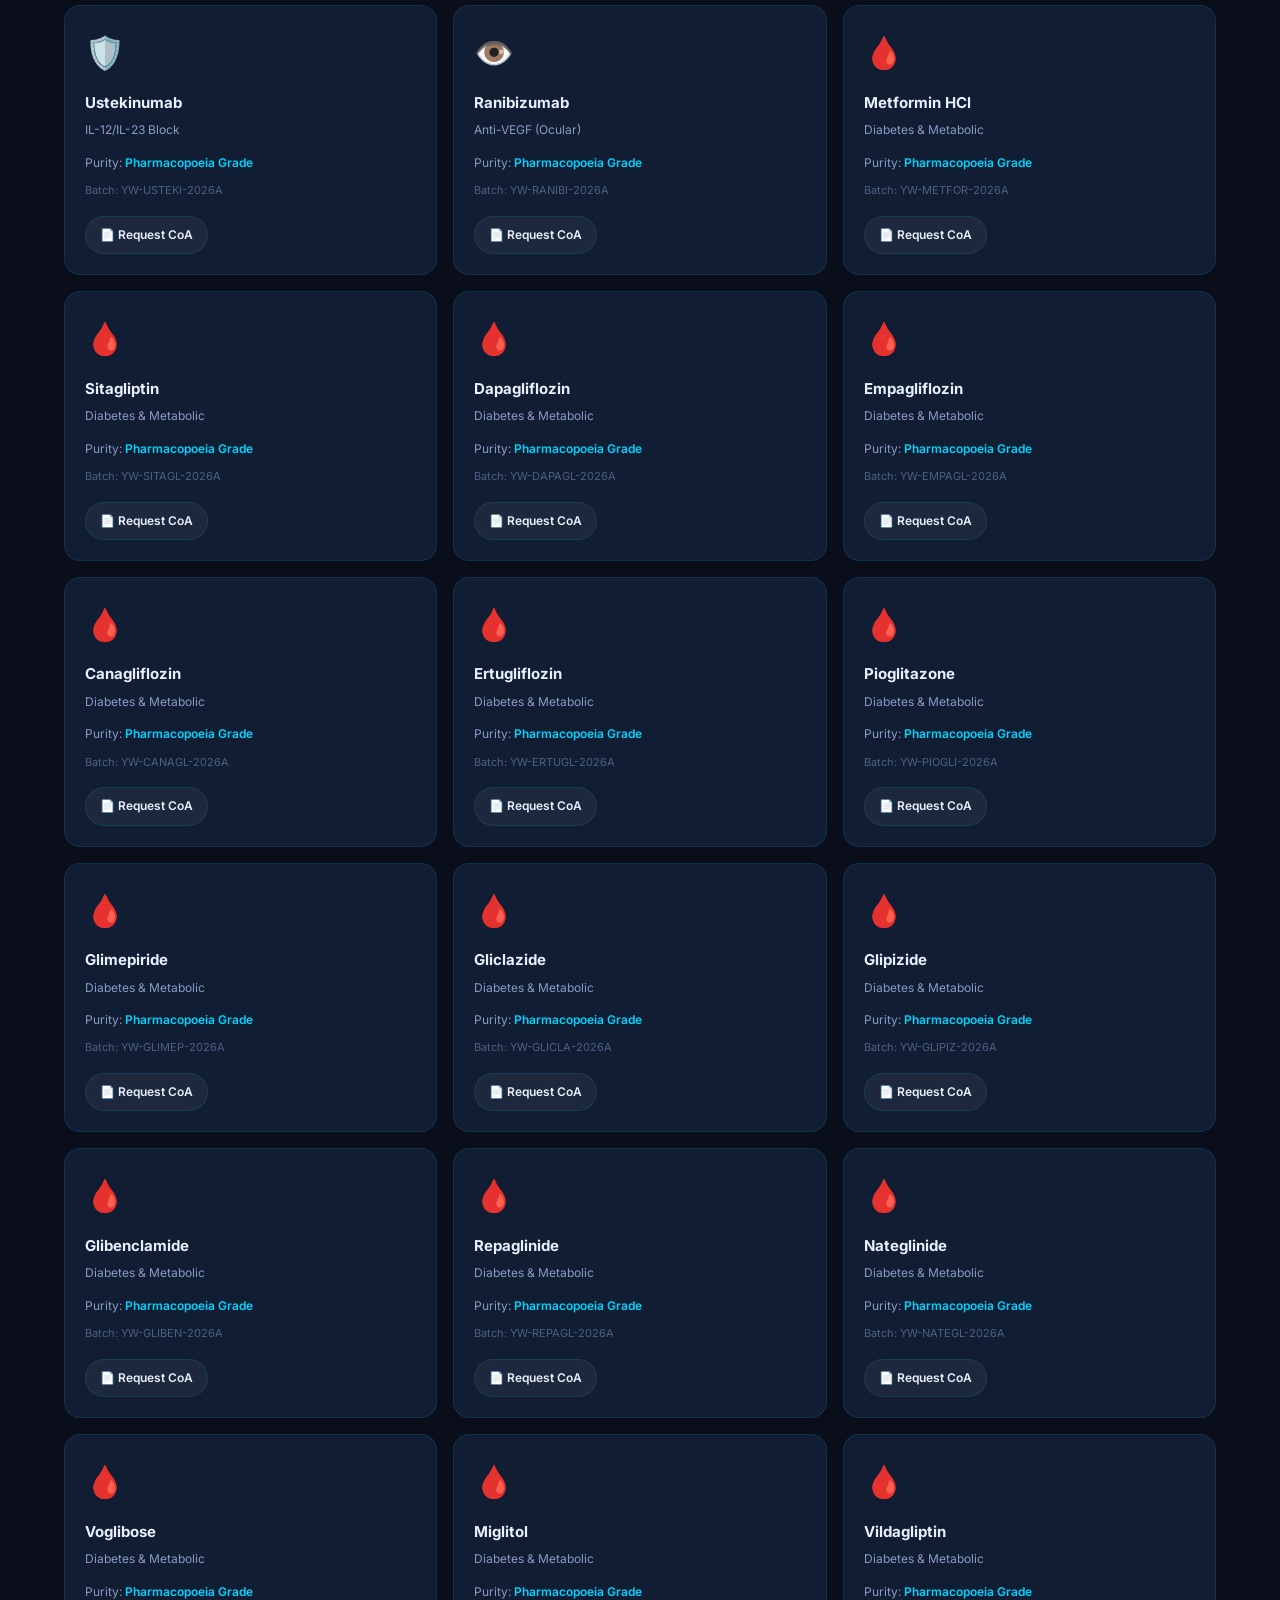
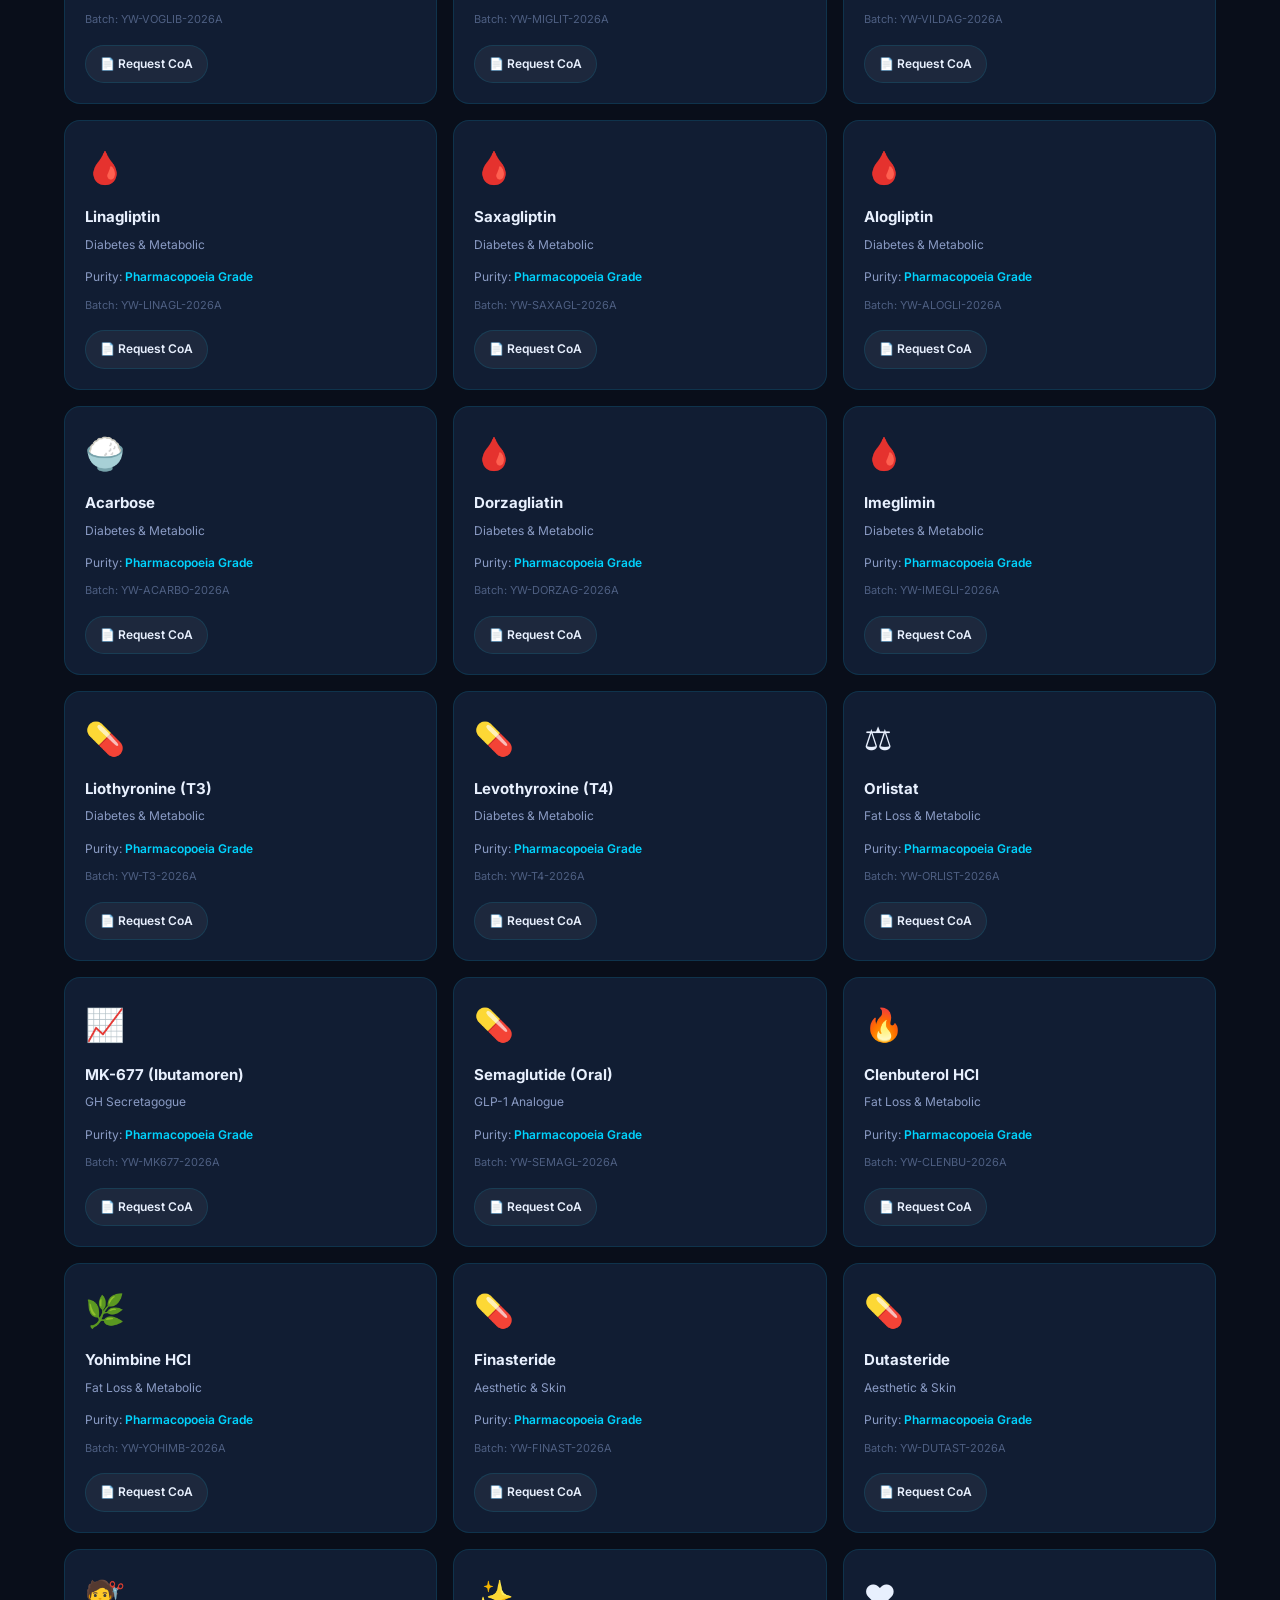
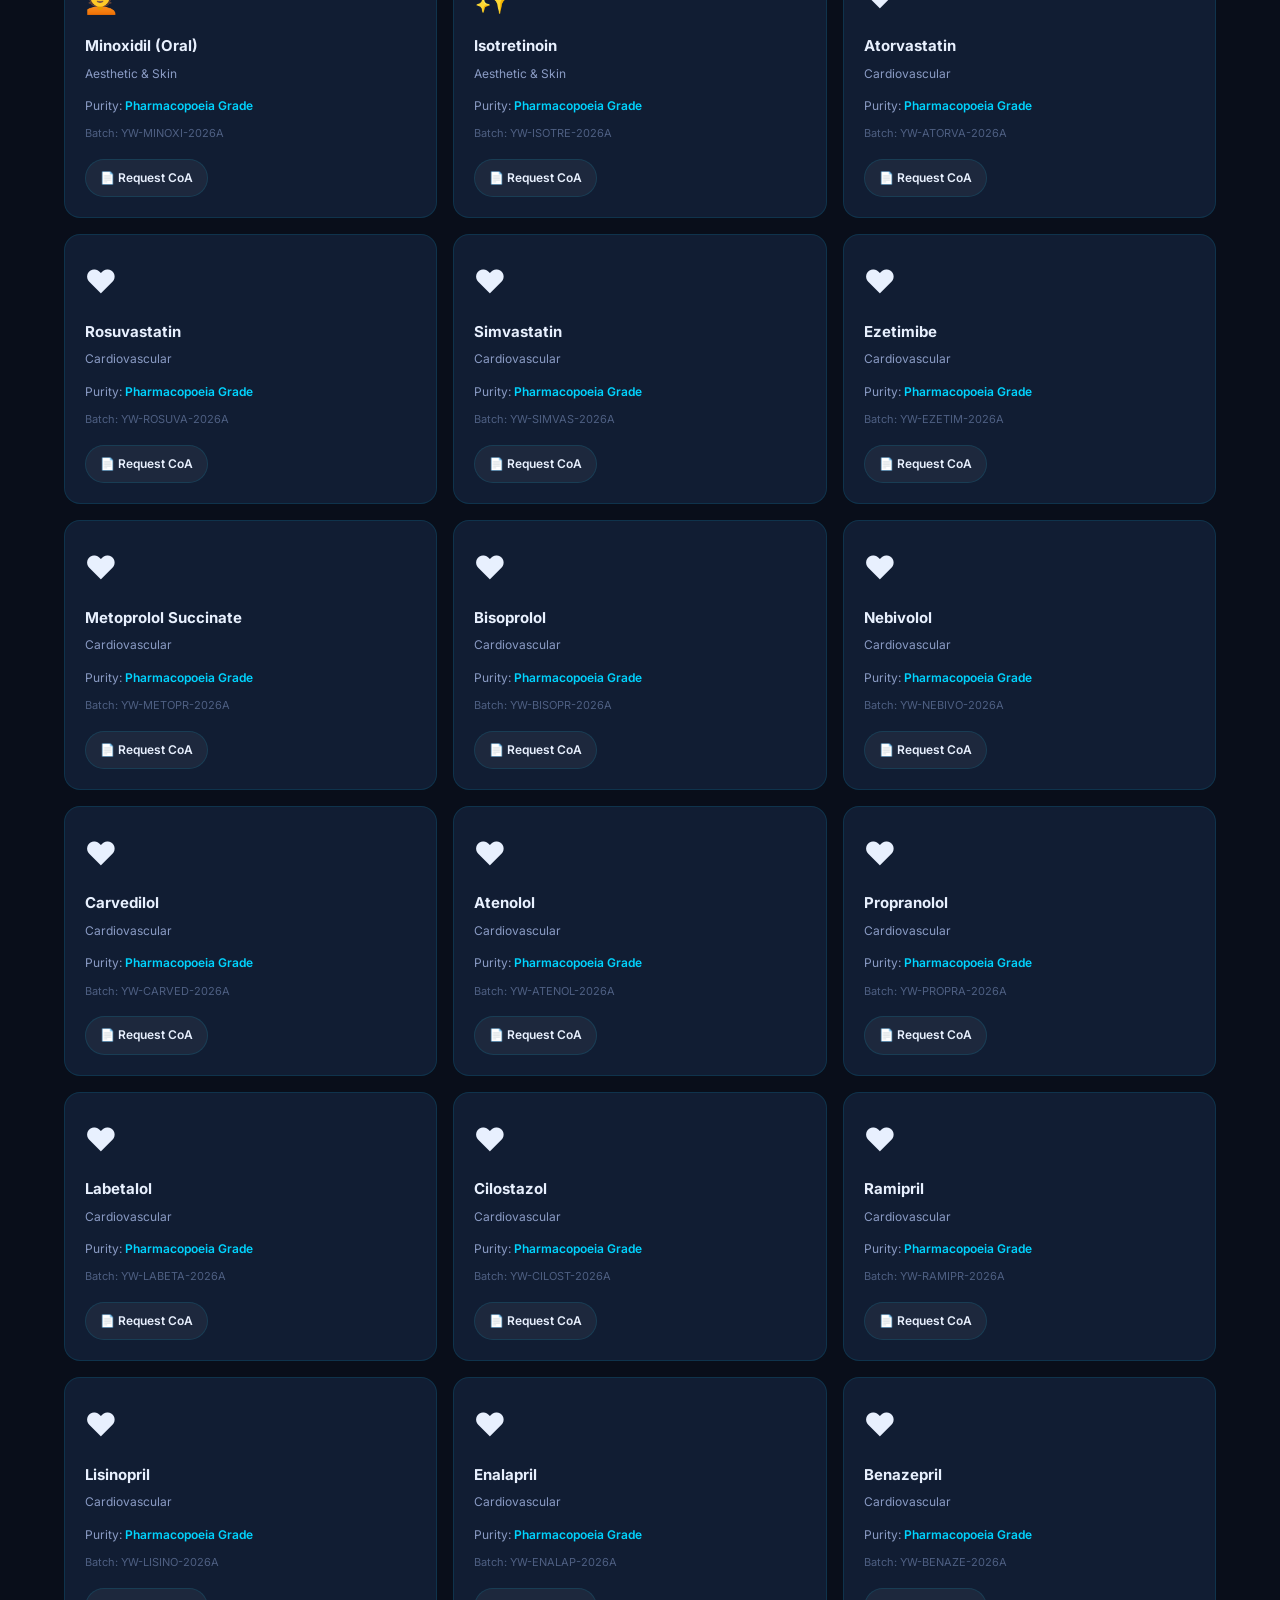
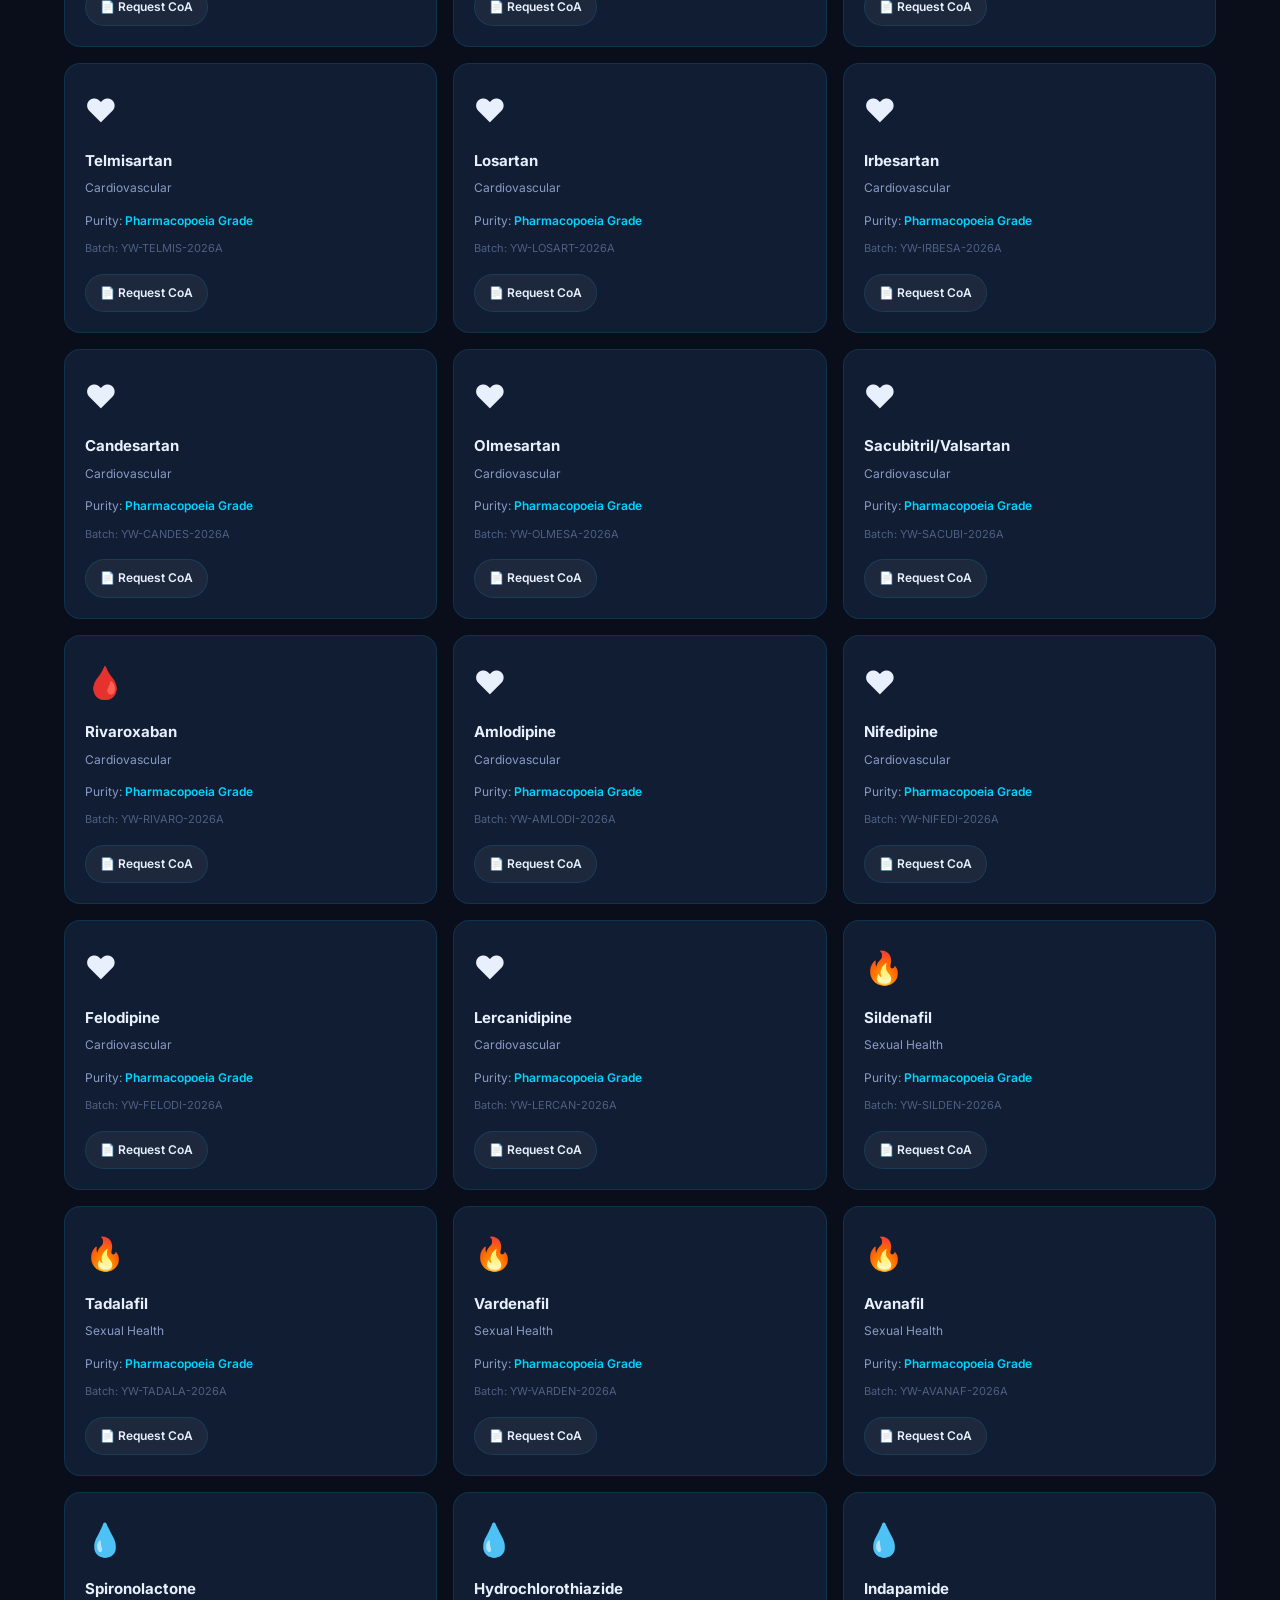
<file: coas.html>
<!DOCTYPE html>
<html lang="en">
<head>
  <meta charset="UTF-8" />
  <meta name="viewport" content="width=device-width, initial-scale=1.0" />
  <title>Certificates of Analysis — OzzyPeps</title>
  <meta name="description" content="Third-party verified purity certificates for every OzzyPeps research peptide compound." />
  <link rel="stylesheet" href="styles.css" />
  <link rel="manifest" href="manifest.json" />
  <link rel="preconnect" href="https://fonts.googleapis.com" />
  <link rel="preconnect" href="https://fonts.gstatic.com" crossorigin />
  <link href="https://fonts.googleapis.com/css2?family=Inter:wght@400;500;600;700;800;900&display=swap" rel="stylesheet" />
  <script>(function(){var t=localStorage.getItem('ozzypeps_theme')||'dark';document.documentElement.setAttribute('data-theme',t);})()</script>
  <script>/* sw-killer: unregister any stale service workers from the old PWA build */
  if('serviceWorker' in navigator){navigator.serviceWorker.getRegistrations().then(function(rs){rs.forEach(function(r){r.unregister();});});}
  if(window.caches){caches.keys().then(function(ks){ks.forEach(function(k){caches.delete(k);});});}
  </script>
  <style>
@media(max-width:900px){#coaGrid{grid-template-columns:repeat(2,1fr);}}
@media(max-width:540px){#coaGrid{grid-template-columns:1fr;}}
  </style>
</head>
<body>

  <!-- NAVBAR -->
  <nav class="navbar">
    <div class="nav-inner">
      <ul class="nav-links">
        <li><a href="index.html">Home</a></li>
        <li><a href="products.html">Products</a></li>
        <li><a href="faq.html">FAQ</a></li>
      </ul>

      <a href="index.html" class="nav-logo">
        <div class="logo-icon">O</div>
        Ozzy<span>Peps</span>
      </a>

      <div class="nav-actions">
        <button class="theme-toggle" id="themeToggle" onclick="toggleTheme()" aria-label="Toggle theme">☀️</button>
        <button class="wishlist-icon-wrap" onclick="window.location='wishlist.html'" aria-label="View wishlist">🤍 <span class="wishlist-badge">0</span></button>
        <button class="cart-icon-wrap" onclick="cart.open()" aria-label="Open cart">🛒 <span class="cart-badge">0</span></button>
        <div class="hamburger" id="hamburger" onclick="toggleMenu()">
          <span></span><span></span><span></span>
        </div>
      </div>
    </div>
  </nav>

  <!-- MOBILE MENU -->
  <div class="mobile-menu" id="mobileMenu">
    <a href="index.html">Home</a>
    <a href="products.html">Products</a>
    <a href="faq.html">FAQ</a>
    <a href="wishlist.html">Wishlist 🤍</a>
    <button class="btn btn-ghost" onclick="toggleTheme()" style="margin-top:8px;width:100%;justify-content:center;">Toggle Theme ☀️/🌙</button>
  </div>

  <!-- PAGE HERO -->
  <section class="page-hero text-center">
    <div class="container">
      <div class="section-label">Transparency</div>
      <h1 class="section-title">Certificates of Analysis</h1>
      <p class="section-sub">Third-party verified purity for every compound we supply.</p>
    </div>
  </section>

  <!-- COA CONTENT -->
  <section class="section">
    <div class="container">
      <p style="margin-bottom:24px;color:var(--text-secondary);font-size:14px;">All batch certificates are independently verified. For products without a direct verification link, <a href="contact.html" style="color:var(--accent);">contact us</a> to request the full CoA.</p>
      <div id="coaGrid" style="display:grid;grid-template-columns:repeat(3,1fr);gap:16px;"></div>
    </div>
  </section>

  <!-- FOOTER -->
  <footer class="footer">
    <div class="container">
      <div class="footer-grid">
        <div>
          <div class="footer-logo-wrap">
            <div class="logo-icon" style="width:34px;height:34px;background:linear-gradient(135deg,var(--accent),var(--accent-2));border-radius:9px;display:flex;align-items:center;justify-content:center;font-size:16px;font-weight:900;color:#fff;">O</div>
            Ozzy<span style="color:var(--accent)">Peps</span>
          </div>
          <p class="footer-desc">Premium research-grade peptides supplied to qualified scientists and research facilities. For laboratory use only.</p>
        </div>
        <div>
          <div class="footer-col-title">Navigation</div>
          <ul class="footer-links">
            <li><a href="index.html">Home</a></li>
            <li><a href="products.html">Products</a></li>
            <li><a href="about.html">About Us</a></li>
            <li><a href="faq.html">FAQ</a></li>
          </ul>
        </div>
        <div>
          <div class="footer-col-title">Tools</div>
          <ul class="footer-links">
            <li><a href="coas.html">COAs</a></li>
            <li><a href="wishlist.html">Wishlist</a></li>
            <li><a href="contact.html">Contact Us</a></li>
            <li><a href="about.html#legal">Legal &amp; Disclaimer</a></li>
            <li><a href="/admin">Admin</a></li>
          </ul>
        </div>
        <div>
          <div class="footer-col-title">Get in Touch</div>
          <p class="footer-desc" style="margin-bottom:12px;">Questions about an order or product? Our team is here to help.</p>
          <a href="contact.html" class="btn btn-outline" style="font-size:13px;">Contact Us</a>
        </div>
      </div>

      <div class="footer-bottom">
        <div class="footer-copy">© 2025 OzzyPeps. All rights reserved. For research use only.</div>
        <div style="font-size:12px;color:var(--text-muted);">Not for human consumption · Not a therapeutic product</div>
      </div>
    </div>
  </footer>

  <button class="scroll-top" id="scrollTop" onclick="window.scrollTo({top:0,behavior:'smooth'})">↑</button>

  <script>
    function toggleMenu() {
      document.getElementById('mobileMenu').classList.toggle('open');
    }

    window.addEventListener('scroll', () => {
      const st = document.getElementById('scrollTop');
      if (window.scrollY > 400) st.classList.add('visible');
      else st.classList.remove('visible');
    });

    document.addEventListener('DOMContentLoaded', () => {
      const grid = document.getElementById('coaGrid');
      const entries = typeof PRODUCTS !== 'undefined' ? Object.entries(PRODUCTS) : [];
      if (entries.length === 0) {
        grid.innerHTML = '<p>Loading...</p>';
        return;
      }
      grid.innerHTML = entries.map(([id, p]) => {
        const purityDisplay = /^[\d.]+$/.test(p.purity) ? '≥' + p.purity + '%' : p.purity;
        const verifyBtn = p.coaUrl
          ? `<a href="${p.coaUrl}" target="_blank" rel="noopener" class="btn btn-primary" style="font-size:12px;padding:8px 16px;">✅ Verify COA →</a>`
          : `<a href="contact.html" class="btn btn-ghost" style="font-size:12px;padding:8px 14px;">📄 Request CoA</a>`;
        return `<div style="background:var(--bg-card);border:1px solid var(--border);border-radius:16px;padding:20px;display:flex;flex-direction:column;gap:8px;">
      <div style="font-size:32px;margin-bottom:4px;">${p.emoji}</div>
      <div style="font-weight:700;font-size:15px;line-height:1.3;">${p.name}</div>
      <div style="font-size:12px;color:var(--text-secondary);">${p.category}</div>
      <div style="font-size:12px;margin-top:4px;"><span style="color:var(--text-secondary);">Purity: </span><span style="color:#00d4ff;font-weight:600;">${purityDisplay}</span></div>
      <div style="font-size:11px;color:var(--text-muted);">Batch: ${p.batch}</div>
      <div style="margin-top:8px;">${verifyBtn}</div>
    </div>`;
      }).join('');
    });
  </script>
  <script src="product-data.js"></script>
  <script src="cart.js"></script>
  <script src="wishlist.js"></script>
  <script src="theme.js"></script>
</body>
</html>
</file>
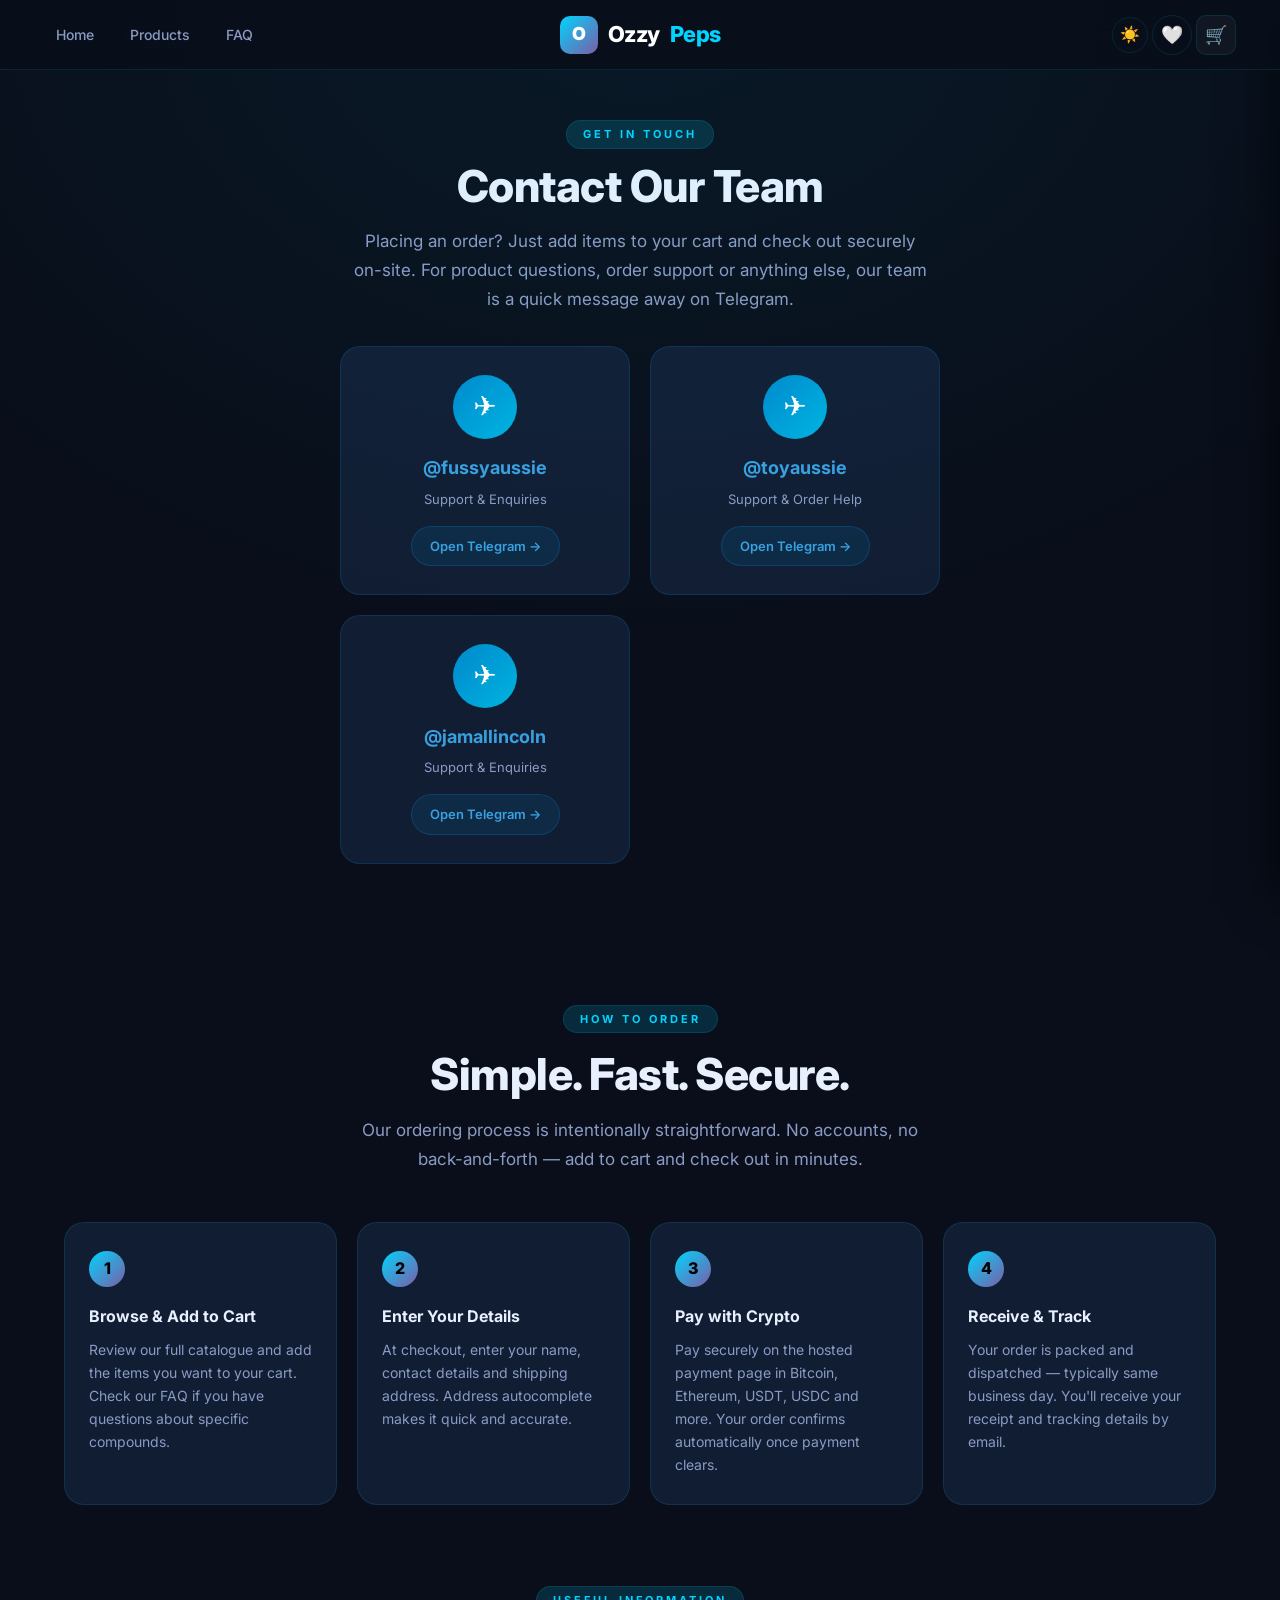
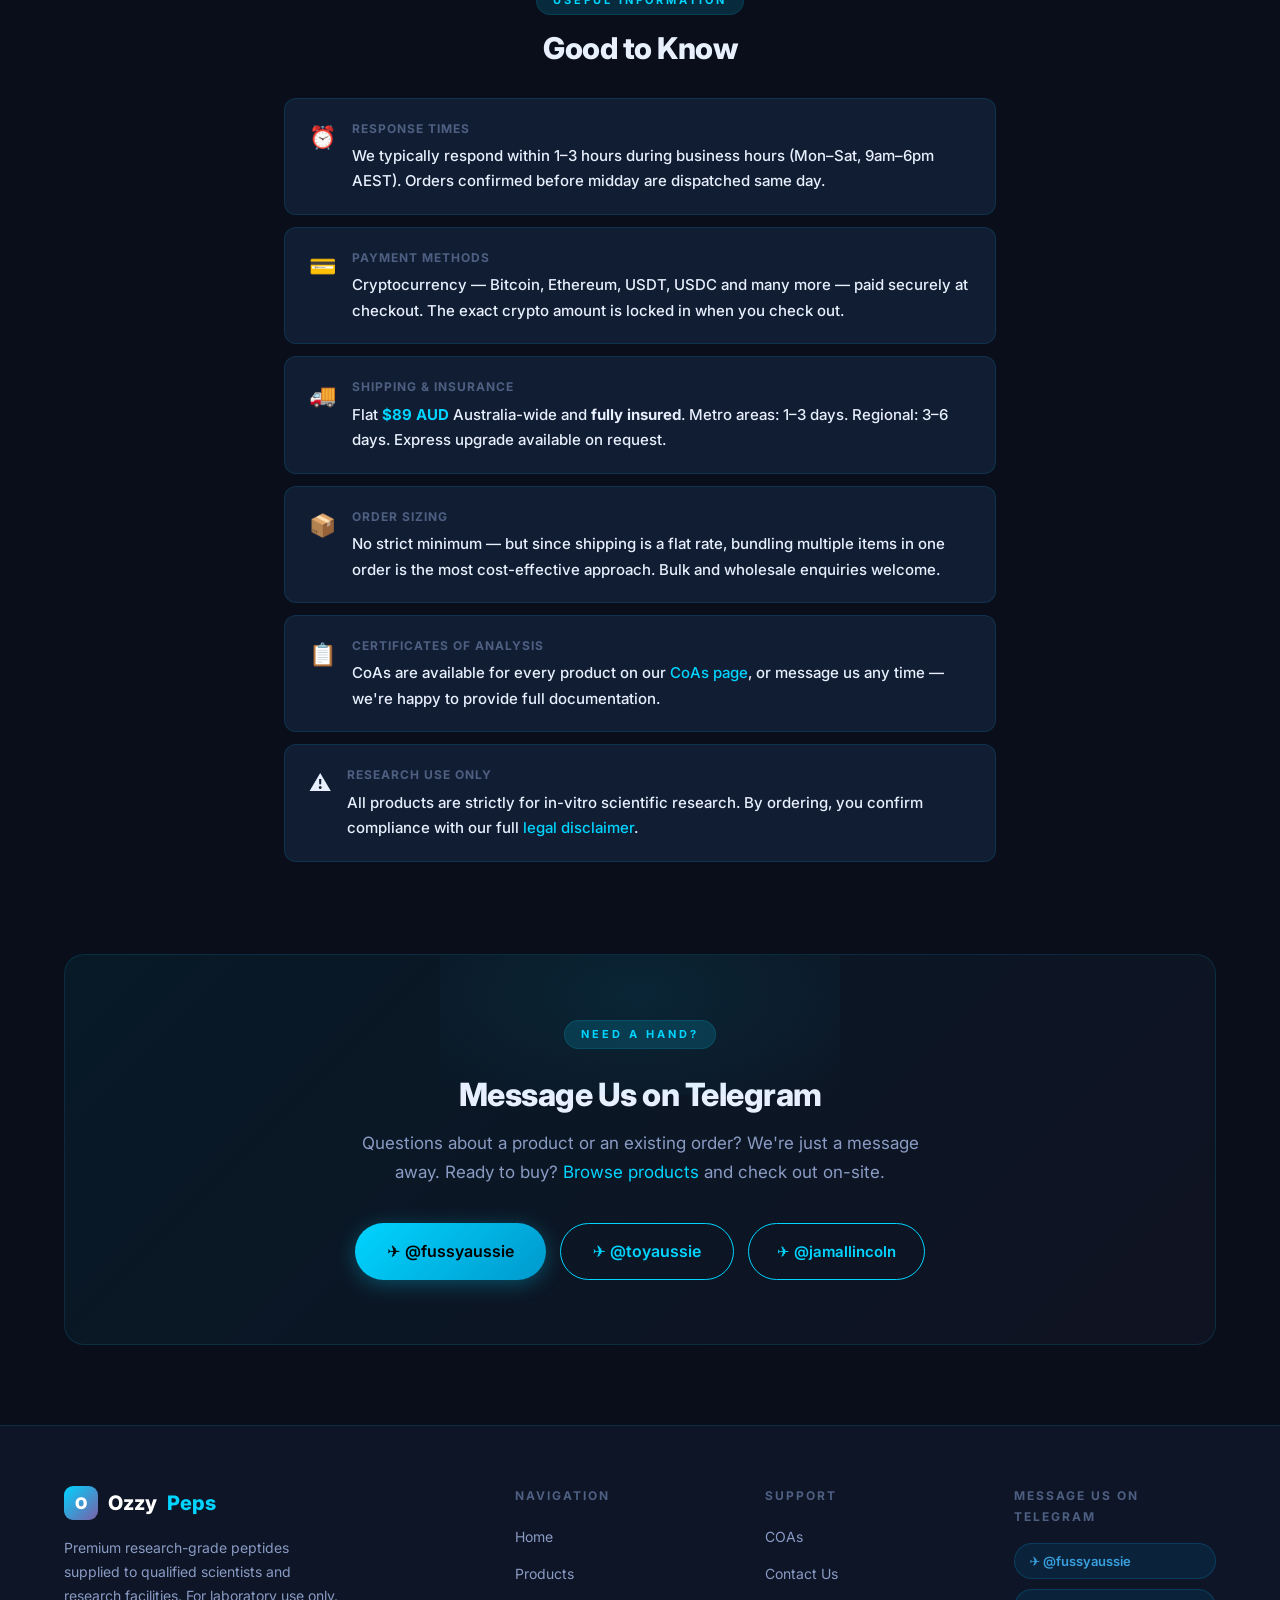
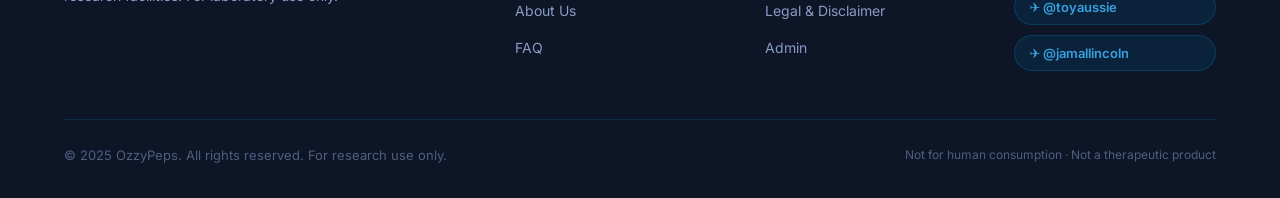
<file: contact.html>
<!DOCTYPE html>
<html lang="en">
<head>
  <meta charset="UTF-8" />
  <meta name="viewport" content="width=device-width, initial-scale=1.0" />
  <title>Contact – OzzyPeps</title>
  <meta name="description" content="Contact OzzyPeps for help with an order, product questions or support. Reach our team on Telegram at @fussyaussie, @toyaussie or @jamallincoln." />
  <link rel="stylesheet" href="styles.css" />
  <link rel="preconnect" href="https://fonts.googleapis.com" />
  <link rel="preconnect" href="https://fonts.gstatic.com" crossorigin />
  <link href="https://fonts.googleapis.com/css2?family=Inter:wght@400;500;600;700;800;900&display=swap" rel="stylesheet" />
  <link rel="manifest" href="manifest.json">
  <script>(function(){var t=localStorage.getItem('ozzypeps_theme')||'dark';document.documentElement.setAttribute('data-theme',t);})()</script>
  <script>/* sw-killer: unregister any stale service workers from the old PWA build */
  if('serviceWorker' in navigator){navigator.serviceWorker.getRegistrations().then(function(rs){rs.forEach(function(r){r.unregister();});});}
  if(window.caches){caches.keys().then(function(ks){ks.forEach(function(k){caches.delete(k);});});}
  </script>
  <style>
    .steps-grid {
      display: grid;
      grid-template-columns: repeat(auto-fill, minmax(220px, 1fr));
      gap: 20px;
      margin-top: 48px;
    }

    .step-card {
      background: var(--bg-card);
      border: 1px solid var(--border);
      border-radius: var(--radius-lg);
      padding: 28px 24px;
      position: relative;
      transition: all var(--transition);
    }

    .step-card:hover {
      border-color: var(--border-hover);
      transform: translateY(-4px);
      box-shadow: var(--shadow-glow);
    }

    .step-num {
      width: 36px; height: 36px;
      border-radius: 50%;
      background: linear-gradient(135deg, var(--accent), var(--accent-2));
      color: #000;
      font-weight: 800;
      font-size: 16px;
      display: flex;
      align-items: center;
      justify-content: center;
      margin-bottom: 16px;
    }

    .step-title { font-size: 16px; font-weight: 700; margin-bottom: 8px; }
    .step-desc { font-size: 14px; color: var(--text-secondary); line-height: 1.65; }

    .info-row {
      display: flex;
      align-items: flex-start;
      gap: 16px;
      padding: 20px 24px;
      background: var(--bg-card);
      border: 1px solid var(--border);
      border-radius: var(--radius);
      margin-bottom: 12px;
    }

    .info-icon { font-size: 22px; flex-shrink: 0; }
    .info-label { font-size: 12px; font-weight: 700; letter-spacing: 1px; text-transform: uppercase; color: var(--text-muted); margin-bottom: 4px; }
    .info-value { font-size: 15px; color: var(--text-primary); font-weight: 500; }
  </style>
</head>
<body>

  <!-- NAVBAR -->
  <nav class="navbar">
    <div class="nav-inner">
      <ul class="nav-links">
        <li><a href="index.html">Home</a></li>
        <li><a href="products.html">Products</a></li>
        <li><a href="faq.html">FAQ</a></li>
      </ul>

      <a href="index.html" class="nav-logo">
        <div class="logo-icon">O</div>
        Ozzy<span>Peps</span>
      </a>

      <div class="nav-actions">
        <button class="theme-toggle" id="themeToggle" onclick="toggleTheme()" aria-label="Toggle theme">☀️</button>
        <button class="wishlist-icon-wrap" onclick="window.location='wishlist.html'" aria-label="View wishlist">🤍 <span class="wishlist-badge">0</span></button>
        <button class="cart-icon-wrap" onclick="cart.open()" aria-label="Open cart">&#128722; <span class="cart-badge">0</span></button>
        <div class="hamburger" onclick="toggleMenu()">
          <span></span><span></span><span></span>
        </div>
      </div>
    </div>
  </nav>
  <div class="mobile-menu" id="mobileMenu">
    <a href="index.html">Home</a>
    <a href="products.html">Products</a>
    <a href="faq.html">FAQ</a>
    <a href="wishlist.html">Wishlist 🤍</a>
    <button class="btn btn-ghost" onclick="toggleTheme()" style="margin-top:8px;width:100%;justify-content:center;">Toggle Theme ☀️/🌙</button>
  </div>

  <!-- PAGE HERO -->
  <section class="page-hero text-center">
    <div class="container">
      <div class="section-label">Get in Touch</div>
      <h1 class="section-title">Contact Our Team</h1>
      <p class="section-sub">Placing an order? Just add items to your cart and check out securely on-site. For product questions, order support or anything else, our team is a quick message away on Telegram.</p>

      <!-- TELEGRAM CARDS -->
      <div class="tg-cards">
        <div class="tg-card">
          <div class="tg-avatar">✈</div>
          <div class="tg-handle">@fussyaussie</div>
          <div class="tg-role">Support &amp; Enquiries</div>
          <a href="https://t.me/fussyaussie" target="_blank" class="tg-btn">Open Telegram →</a>
        </div>
        <div class="tg-card">
          <div class="tg-avatar">✈</div>
          <div class="tg-handle">@toyaussie</div>
          <div class="tg-role">Support &amp; Order Help</div>
          <a href="https://t.me/toyaussie" target="_blank" class="tg-btn">Open Telegram →</a>
        </div>
        <div class="tg-card">
          <div class="tg-avatar">✈</div>
          <div class="tg-handle">@jamallincoln</div>
          <div class="tg-role">Support &amp; Enquiries</div>
          <a href="https://t.me/jamallincoln" target="_blank" class="tg-btn">Open Telegram →</a>
        </div>
      </div>
    </div>
  </section>

  <!-- HOW TO ORDER -->
  <section class="section">
    <div class="container">
      <div class="text-center">
        <div class="section-label">How to Order</div>
        <h2 class="section-title">Simple. Fast. Secure.</h2>
        <p class="section-sub">Our ordering process is intentionally straightforward. No accounts, no back-and-forth — add to cart and check out in minutes.</p>
      </div>

      <div class="steps-grid">
        <div class="step-card">
          <div class="step-num">1</div>
          <div class="step-title">Browse &amp; Add to Cart</div>
          <div class="step-desc">Review our full catalogue and add the items you want to your cart. Check our FAQ if you have questions about specific compounds.</div>
        </div>
        <div class="step-card">
          <div class="step-num">2</div>
          <div class="step-title">Enter Your Details</div>
          <div class="step-desc">At checkout, enter your name, contact details and shipping address. Address autocomplete makes it quick and accurate.</div>
        </div>
        <div class="step-card">
          <div class="step-num">3</div>
          <div class="step-title">Pay with Crypto</div>
          <div class="step-desc">Pay securely on the hosted payment page in Bitcoin, Ethereum, USDT, USDC and more. Your order confirms automatically once payment clears.</div>
        </div>
        <div class="step-card">
          <div class="step-num">4</div>
          <div class="step-title">Receive &amp; Track</div>
          <div class="step-desc">Your order is packed and dispatched — typically same business day. You'll receive your receipt and tracking details by email.</div>
        </div>
      </div>
    </div>
  </section>

  <!-- QUICK INFO -->
  <section style="padding: 0 0 80px;">
    <div class="container" style="max-width: 760px;">
      <div class="text-center mb-8">
        <div class="section-label">Useful Information</div>
        <h2 class="section-title" style="font-size:30px;">Good to Know</h2>
      </div>

      <div class="info-row">
        <div class="info-icon">⏰</div>
        <div>
          <div class="info-label">Response Times</div>
          <div class="info-value">We typically respond within 1–3 hours during business hours (Mon–Sat, 9am–6pm AEST). Orders confirmed before midday are dispatched same day.</div>
        </div>
      </div>

      <div class="info-row">
        <div class="info-icon">💳</div>
        <div>
          <div class="info-label">Payment Methods</div>
          <div class="info-value">Cryptocurrency — Bitcoin, Ethereum, USDT, USDC and many more — paid securely at checkout. The exact crypto amount is locked in when you check out.</div>
        </div>
      </div>

      <div class="info-row">
        <div class="info-icon">🚚</div>
        <div>
          <div class="info-label">Shipping &amp; Insurance</div>
          <div class="info-value">Flat <strong style="color:var(--accent);">$89 AUD</strong> Australia-wide and <strong>fully insured</strong>. Metro areas: 1–3 days. Regional: 3–6 days. Express upgrade available on request.</div>
        </div>
      </div>

      <div class="info-row">
        <div class="info-icon">📦</div>
        <div>
          <div class="info-label">Order Sizing</div>
          <div class="info-value">No strict minimum — but since shipping is a flat rate, bundling multiple items in one order is the most cost-effective approach. Bulk and wholesale enquiries welcome.</div>
        </div>
      </div>

      <div class="info-row">
        <div class="info-icon">📋</div>
        <div>
          <div class="info-label">Certificates of Analysis</div>
          <div class="info-value">CoAs are available for every product on our <a href="coas.html" style="color:var(--accent);">CoAs page</a>, or message us any time — we're happy to provide full documentation.</div>
        </div>
      </div>

      <div class="info-row">
        <div class="info-icon">⚠️</div>
        <div>
          <div class="info-label">Research Use Only</div>
          <div class="info-value">All products are strictly for in-vitro scientific research. By ordering, you confirm compliance with our full <a href="about.html#legal" style="color:var(--accent);">legal disclaimer</a>.</div>
        </div>
      </div>

    </div>
  </section>

  <!-- CTA -->
  <section style="padding: 0 0 80px;">
    <div class="container">
      <div class="cta-section">
        <div class="section-label">Need a Hand?</div>
        <h2 class="section-title" style="margin-top:12px;font-size:32px;">Message Us on Telegram</h2>
        <p class="section-sub" style="margin-bottom:36px;">Questions about a product or an existing order? We're just a message away. Ready to buy? <a href="products.html" style="color:var(--accent);">Browse products</a> and check out on-site.</p>
        <div style="display:flex;gap:14px;justify-content:center;flex-wrap:wrap;">
          <a href="https://t.me/fussyaussie" target="_blank" class="btn btn-primary" style="font-size:16px;padding:14px 32px;">✈ @fussyaussie</a>
          <a href="https://t.me/toyaussie" target="_blank" class="btn btn-outline" style="font-size:16px;padding:14px 32px;">✈ @toyaussie</a>
          <a href="https://t.me/jamallincoln" target="_blank" class="btn btn-outline">✈ @jamallincoln</a>
        </div>
      </div>
    </div>
  </section>

  <!-- FOOTER -->
  <footer class="footer">
    <div class="container">
      <div class="footer-grid">
        <div>
          <div class="footer-logo-wrap">
            <div class="logo-icon" style="width:34px;height:34px;background:linear-gradient(135deg,var(--accent),var(--accent-2));border-radius:9px;display:flex;align-items:center;justify-content:center;font-size:16px;font-weight:900;color:#fff;">O</div>
            Ozzy<span style="color:var(--accent)">Peps</span>
          </div>
          <p class="footer-desc">Premium research-grade peptides supplied to qualified scientists and research facilities. For laboratory use only.</p>
        </div>
        <div>
          <div class="footer-col-title">Navigation</div>
          <ul class="footer-links">
            <li><a href="index.html">Home</a></li>
            <li><a href="products.html">Products</a></li>
            <li><a href="about.html">About Us</a></li>
            <li><a href="faq.html">FAQ</a></li>
          </ul>
        </div>
        <div>
          <div class="footer-col-title">Support</div>
          <ul class="footer-links">
            <li><a href="coas.html">COAs</a></li>
            <li><a href="contact.html">Contact Us</a></li>
            <li><a href="about.html#legal">Legal &amp; Disclaimer</a></li>
            <li><a href="/admin">Admin</a></li>
          </ul>
        </div>
        <div>
          <div class="footer-col-title">Message Us on Telegram</div>
          <a href="https://t.me/fussyaussie" target="_blank" class="footer-tg" style="display:flex;margin-bottom:10px;">✈ @fussyaussie</a>
          <a href="https://t.me/toyaussie" target="_blank" class="footer-tg" style="display:flex;margin-bottom:10px;">✈ @toyaussie</a>
          <a href="https://t.me/jamallincoln" target="_blank" class="footer-tg" style="display:flex;">✈ @jamallincoln</a>
        </div>
      </div>
      <div class="footer-bottom">
        <div class="footer-copy">© 2025 OzzyPeps. All rights reserved. For research use only.</div>
        <div style="font-size:12px;color:var(--text-muted);">Not for human consumption · Not a therapeutic product</div>
      </div>
    </div>
  </footer>

  <button class="scroll-top" id="scrollTop" onclick="window.scrollTo({top:0,behavior:'smooth'})">↑</button>

  <script>
    function toggleMenu() {
      document.getElementById('mobileMenu').classList.toggle('open');
    }
    window.addEventListener('scroll', () => {
      const st = document.getElementById('scrollTop');
      if (window.scrollY > 400) st.classList.add('visible');
      else st.classList.remove('visible');
    });
  </script>
  <script src="cart.js"></script>
  <script src="wishlist.js"></script>
  <script src="theme.js"></script>
</body>
</html>
</file>
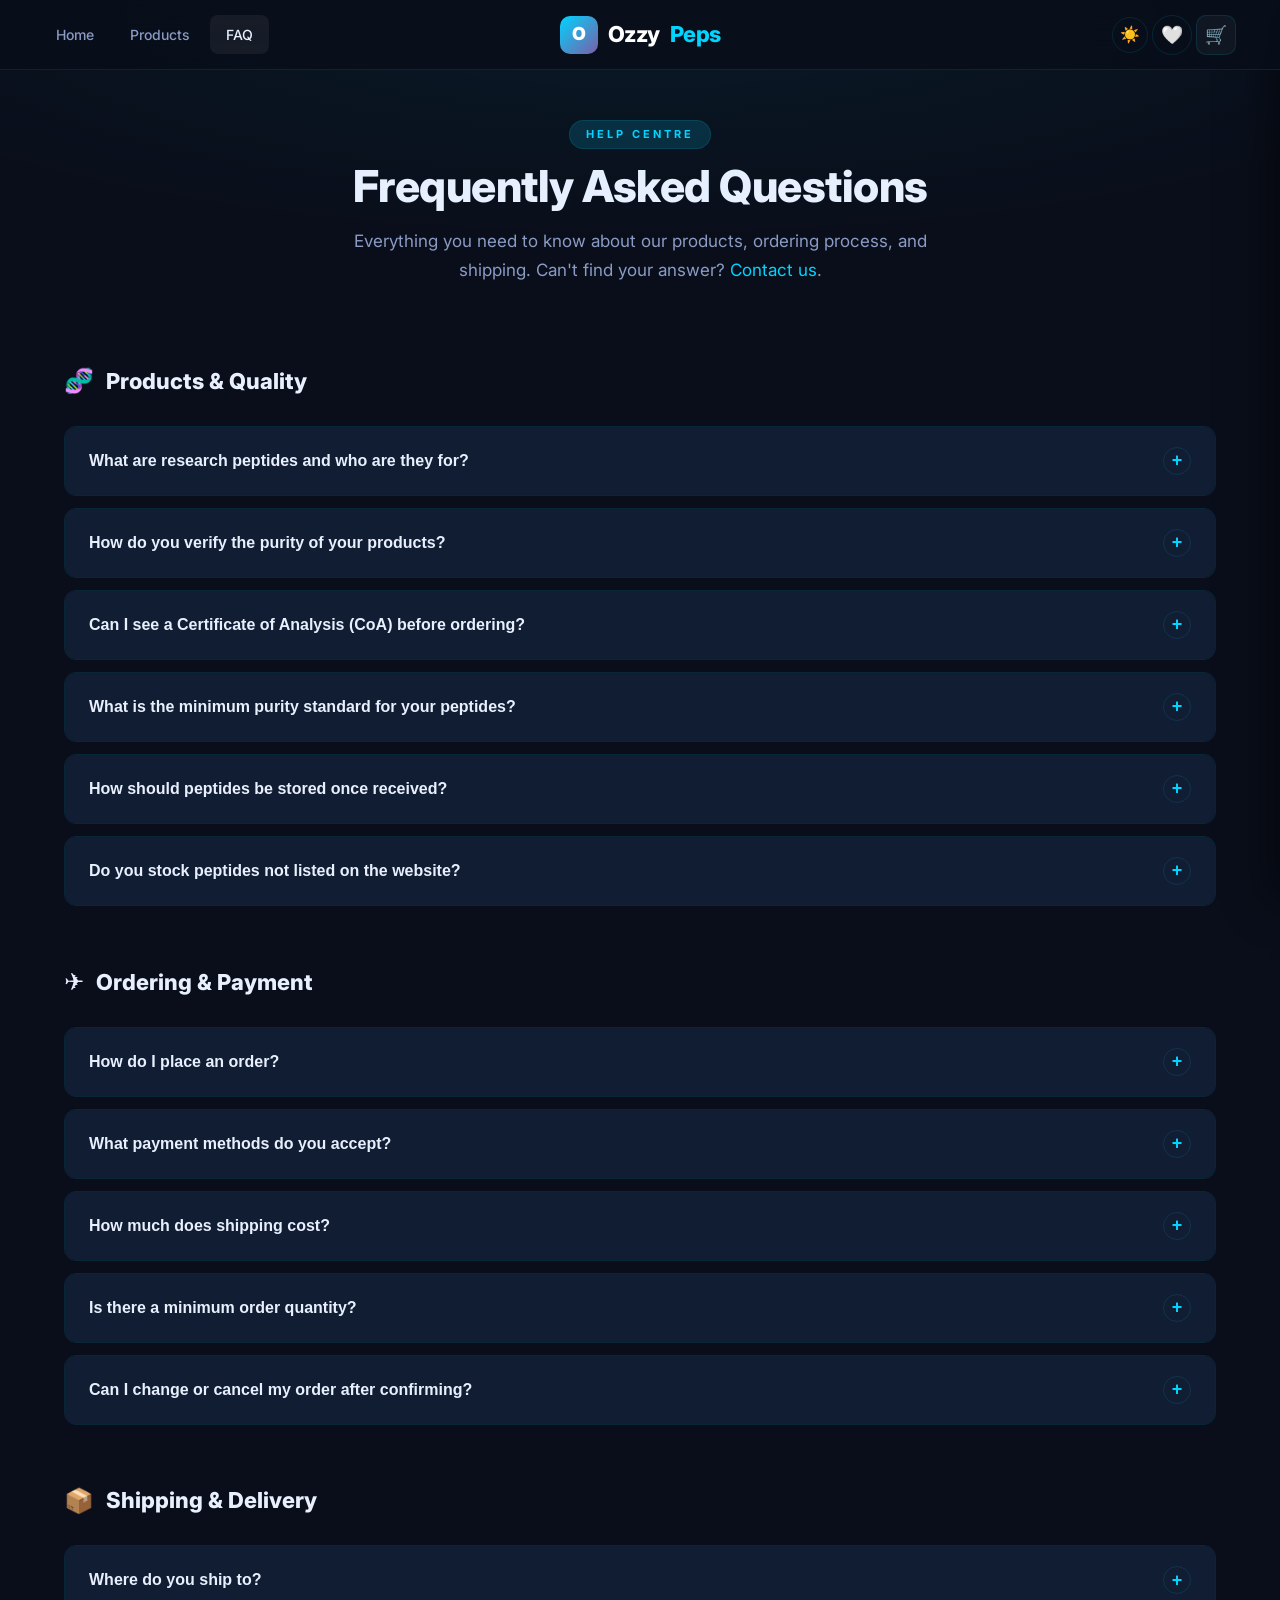
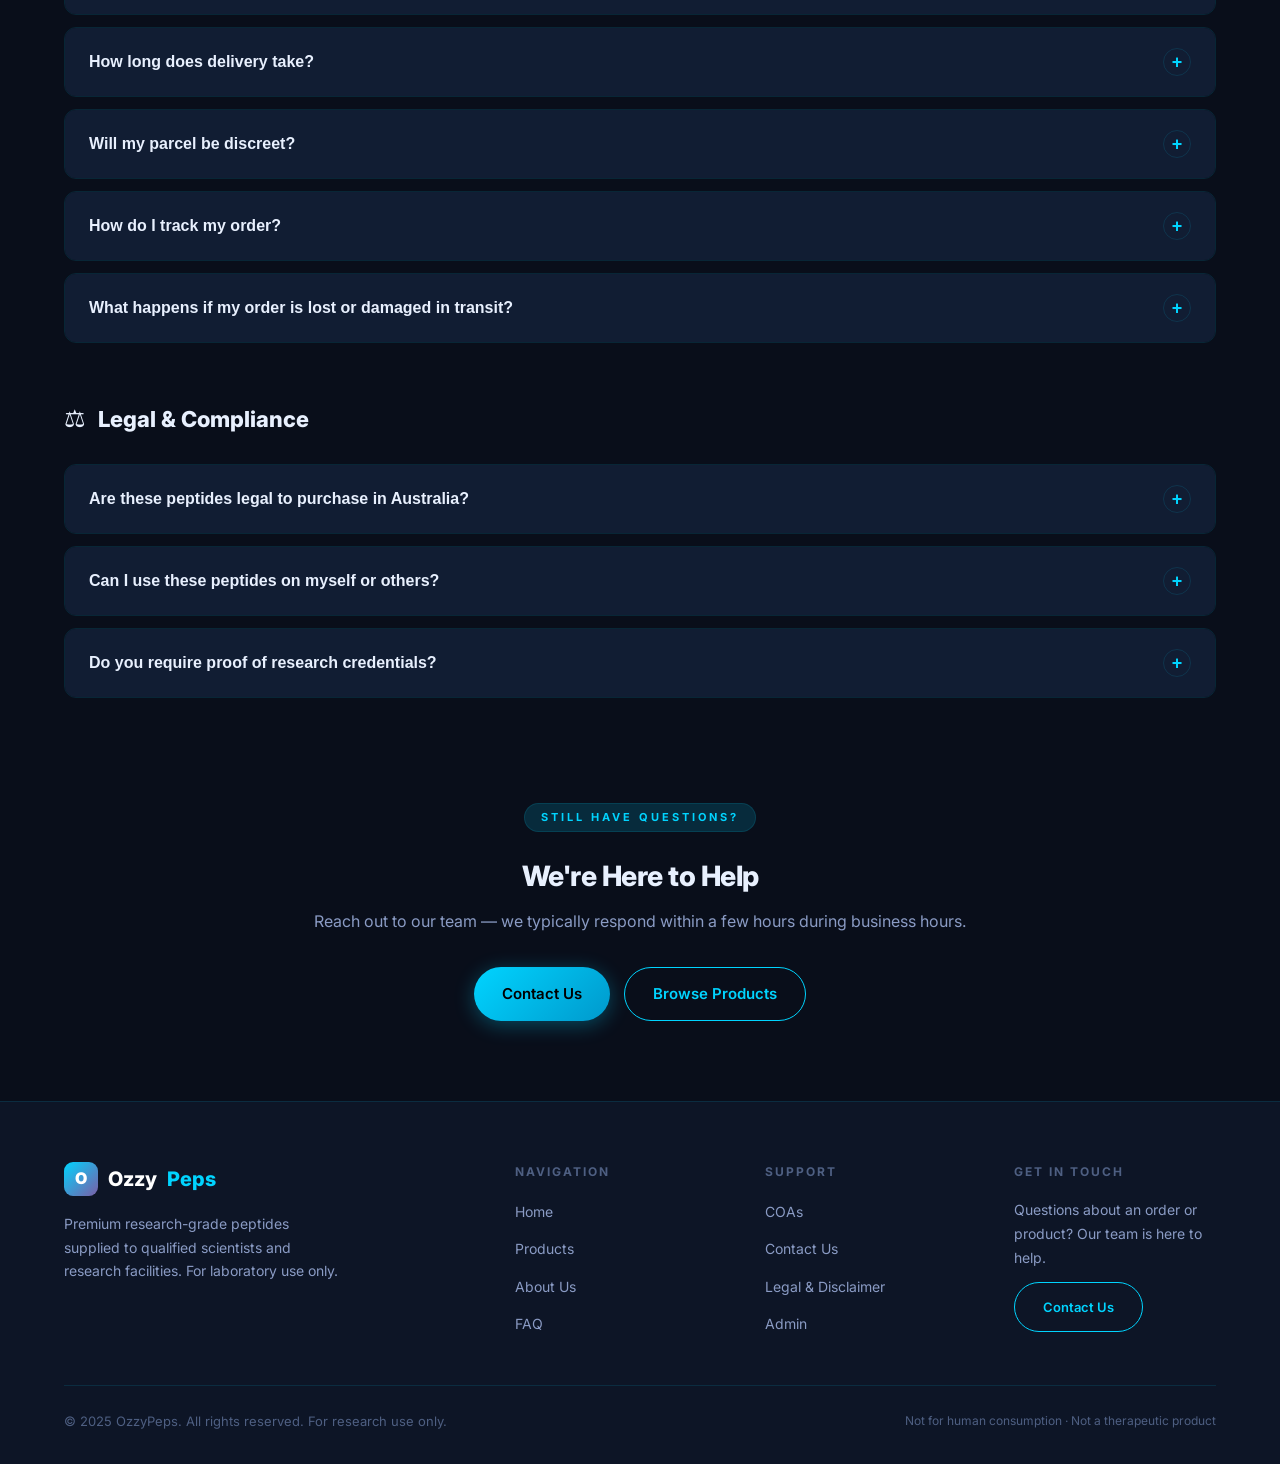
<file: faq.html>
<!DOCTYPE html>
<html lang="en">
<head>
  <meta charset="UTF-8" />
  <meta name="viewport" content="width=device-width, initial-scale=1.0" />
  <title>FAQ – OzzyPeps</title>
  <meta name="description" content="Frequently asked questions about OzzyPeps research peptides, ordering, shipping, and more." />
  <link rel="stylesheet" href="styles.css" />
  <link rel="preconnect" href="https://fonts.googleapis.com" />
  <link rel="preconnect" href="https://fonts.gstatic.com" crossorigin />
  <link href="https://fonts.googleapis.com/css2?family=Inter:wght@400;500;600;700;800;900&display=swap" rel="stylesheet" />
  <link rel="manifest" href="manifest.json">
  <script>(function(){var t=localStorage.getItem('ozzypeps_theme')||'dark';document.documentElement.setAttribute('data-theme',t);})()</script>
  <script>/* sw-killer: unregister any stale service workers from the old PWA build */
  if('serviceWorker' in navigator){navigator.serviceWorker.getRegistrations().then(function(rs){rs.forEach(function(r){r.unregister();});});}
  if(window.caches){caches.keys().then(function(ks){ks.forEach(function(k){caches.delete(k);});});}
  </script>
</head>
<body>

  <!-- NAVBAR -->
  <nav class="navbar">
    <div class="nav-inner">
      <ul class="nav-links">
        <li><a href="index.html">Home</a></li>
        <li><a href="products.html">Products</a></li>
        <li><a href="faq.html" class="active">FAQ</a></li>
      </ul>

      <a href="index.html" class="nav-logo">
        <div class="logo-icon">O</div>
        Ozzy<span>Peps</span>
      </a>

      <div class="nav-actions">
        <button class="theme-toggle" id="themeToggle" onclick="toggleTheme()" aria-label="Toggle theme">☀️</button>
        <button class="wishlist-icon-wrap" onclick="window.location='wishlist.html'" aria-label="View wishlist">🤍 <span class="wishlist-badge">0</span></button>
        <button class="cart-icon-wrap" onclick="cart.open()" aria-label="Open cart">&#128722; <span class="cart-badge">0</span></button>
        <div class="hamburger" onclick="toggleMenu()">
          <span></span><span></span><span></span>
        </div>
      </div>
    </div>
  </nav>
  <div class="mobile-menu" id="mobileMenu">
    <a href="index.html">Home</a>
    <a href="products.html">Products</a>
    <a href="faq.html">FAQ</a>
    <a href="wishlist.html">Wishlist 🤍</a>
    <button class="btn btn-ghost" onclick="toggleTheme()" style="margin-top:8px;width:100%;justify-content:center;">Toggle Theme ☀️/🌙</button>
  </div>

  <!-- PAGE HERO -->
  <section class="page-hero text-center">
    <div class="container">
      <div class="section-label">Help Centre</div>
      <h1 class="section-title">Frequently Asked Questions</h1>
      <p class="section-sub">Everything you need to know about our products, ordering process, and shipping. Can't find your answer? <a href="contact.html" style="color:var(--accent);">Contact us</a>.</p>
    </div>
  </section>

  <!-- FAQ SECTIONS -->
  <section style="padding: 16px 0 80px;">
    <div class="container">

      <!-- PRODUCTS -->
      <div style="margin-bottom: 56px;">
        <div style="display:flex;align-items:center;gap:12px;margin-bottom:24px;">
          <span style="font-size:24px;">🧬</span>
          <h2 style="font-size:22px;font-weight:800;">Products &amp; Quality</h2>
        </div>
        <div class="faq-list" style="max-width:100%;">

          <div class="faq-item">
            <button class="faq-question" onclick="toggleFaq(this)">
              What are research peptides and who are they for?
              <div class="faq-icon">+</div>
            </button>
            <div class="faq-answer">
              <div class="faq-answer-inner">
                Research peptides are short chains of amino acids used in scientific and laboratory settings to study biological processes, receptor interactions, and physiological mechanisms. They are intended exclusively for qualified researchers, scientists, and laboratory professionals conducting in-vitro studies. They are <strong>not for human or animal consumption</strong>.
              </div>
            </div>
          </div>

          <div class="faq-item">
            <button class="faq-question" onclick="toggleFaq(this)">
              How do you verify the purity of your products?
              <div class="faq-icon">+</div>
            </button>
            <div class="faq-answer">
              <div class="faq-answer-inner">
                Every batch is sent to an accredited third-party laboratory for <strong>HPLC (High-Performance Liquid Chromatography)</strong> analysis and <strong>mass spectrometry (MS)</strong> confirmation. These tests verify both purity percentage and molecular identity. A Certificate of Analysis (CoA) is available for each product and batch.
              </div>
            </div>
          </div>

          <div class="faq-item">
            <button class="faq-question" onclick="toggleFaq(this)">
              Can I see a Certificate of Analysis (CoA) before ordering?
              <div class="faq-icon">+</div>
            </button>
            <div class="faq-answer">
              <div class="faq-answer-inner">
                Yes, absolutely. Many batch certificates are available on our <a href="coas.html" style="color:var(--accent);">CoAs page</a>, and we can provide documentation for any product on request — just <a href="contact.html" style="color:var(--accent);">contact us</a>. We believe full transparency is fundamental to research integrity.
              </div>
            </div>
          </div>

          <div class="faq-item">
            <button class="faq-question" onclick="toggleFaq(this)">
              What is the minimum purity standard for your peptides?
              <div class="faq-icon">+</div>
            </button>
            <div class="faq-answer">
              <div class="faq-answer-inner">
                Our minimum accepted purity is <strong>98.5%</strong>. Most products in our catalogue exceed 99.0% purity. Any batch that falls below our threshold is rejected and not listed. Exact purity for each product is documented in the CoA.
              </div>
            </div>
          </div>

          <div class="faq-item">
            <button class="faq-question" onclick="toggleFaq(this)">
              How should peptides be stored once received?
              <div class="faq-icon">+</div>
            </button>
            <div class="faq-answer">
              <div class="faq-answer-inner">
                Lyophilised (freeze-dried) peptides should be stored at <strong>-20°C in a sealed, dry container</strong>, away from light and moisture. Once reconstituted in bacteriostatic water, peptides should be stored at 4°C and used within 30 days. Always follow the specific storage instructions included with your order. Avoid repeated freeze-thaw cycles.
              </div>
            </div>
          </div>

          <div class="faq-item">
            <button class="faq-question" onclick="toggleFaq(this)">
              Do you stock peptides not listed on the website?
              <div class="faq-icon">+</div>
            </button>
            <div class="faq-answer">
              <div class="faq-answer-inner">
                Yes, we can often source compounds outside our standard catalogue. <a href="contact.html" style="color:var(--accent);">Contact us</a> with your specific requirements and we will advise on availability and lead times. Custom orders are accommodated where possible.
              </div>
            </div>
          </div>

        </div>
      </div>

      <!-- ORDERING -->
      <div style="margin-bottom: 56px;">
        <div style="display:flex;align-items:center;gap:12px;margin-bottom:24px;">
          <span style="font-size:24px;">✈️</span>
          <h2 style="font-size:22px;font-weight:800;">Ordering &amp; Payment</h2>
        </div>
        <div class="faq-list" style="max-width:100%;">

          <div class="faq-item">
            <button class="faq-question" onclick="toggleFaq(this)">
              How do I place an order?
              <div class="faq-icon">+</div>
            </button>
            <div class="faq-answer">
              <div class="faq-answer-inner">
                Ordering is done entirely on this website. Browse our catalogue, add items to your cart, then head to checkout. Enter your shipping details and pay securely with cryptocurrency — your order is confirmed automatically the moment payment clears, and a receipt is emailed to you. No account or Telegram message is required to order.
              </div>
            </div>
          </div>

          <div class="faq-item">
            <button class="faq-question" onclick="toggleFaq(this)">
              What payment methods do you accept?
              <div class="faq-icon">+</div>
            </button>
            <div class="faq-answer">
              <div class="faq-answer-inner">
                We accept <strong>cryptocurrency</strong> — including Bitcoin, Ethereum, USDT and USDC, plus many other coins — paid securely at checkout. The exact crypto amount is locked in when you check out and your order confirms automatically once payment clears. We do not process card payments.
              </div>
            </div>
          </div>

          <div class="faq-item">
            <button class="faq-question" onclick="toggleFaq(this)">
              How much does shipping cost?
              <div class="faq-icon">+</div>
            </button>
            <div class="faq-answer">
              <div class="faq-answer-inner">
                Shipping is a flat <strong>$89 AUD</strong> Australia-wide and <strong>includes full transit insurance</strong>. There are no hidden fees — what you see is what you pay. If your parcel is lost or damaged in transit, you're covered.
              </div>
            </div>
          </div>

          <div class="faq-item">
            <button class="faq-question" onclick="toggleFaq(this)">
              Is there a minimum order quantity?
              <div class="faq-icon">+</div>
            </button>
            <div class="faq-answer">
              <div class="faq-answer-inner">
                There is no strict minimum order value, however we recommend bundling products in a single order since shipping is a flat $89 AUD regardless of order size. For bulk or wholesale enquiries, <a href="contact.html" style="color:var(--accent);">contact us</a> — we offer competitive rates for larger research orders.
              </div>
            </div>
          </div>

          <div class="faq-item">
            <button class="faq-question" onclick="toggleFaq(this)">
              Can I change or cancel my order after confirming?
              <div class="faq-icon">+</div>
            </button>
            <div class="faq-answer">
              <div class="faq-answer-inner">
                Order modifications or cancellations can be requested by <a href="contact.html" style="color:var(--accent);">contacting us</a> <strong>before dispatch</strong> — quote your order number. Once an order has been packed and dispatched, we are unable to accept cancellations. Please review your order carefully before paying.
              </div>
            </div>
          </div>

        </div>
      </div>

      <!-- SHIPPING -->
      <div style="margin-bottom: 56px;">
        <div style="display:flex;align-items:center;gap:12px;margin-bottom:24px;">
          <span style="font-size:24px;">📦</span>
          <h2 style="font-size:22px;font-weight:800;">Shipping &amp; Delivery</h2>
        </div>
        <div class="faq-list" style="max-width:100%;">

          <div class="faq-item">
            <button class="faq-question" onclick="toggleFaq(this)">
              Where do you ship to?
              <div class="faq-icon">+</div>
            </button>
            <div class="faq-answer">
              <div class="faq-answer-inner">
                We ship Australia-wide to all states and territories. We do not currently offer international shipping. Orders are dispatched from our facility in Australia using Australia Post Express or StarTrack, depending on your location.
              </div>
            </div>
          </div>

          <div class="faq-item">
            <button class="faq-question" onclick="toggleFaq(this)">
              How long does delivery take?
              <div class="faq-icon">+</div>
            </button>
            <div class="faq-answer">
              <div class="faq-answer-inner">
                Shipping is a flat <strong>$89 AUD</strong> Australia-wide and includes <strong>full transit insurance</strong>. Delivery times depend on your location:
                <ul style="margin: 8px 0 0 20px; line-height: 2;">
                  <li><strong>Major metro areas:</strong> 1–3 business days</li>
                  <li><strong>Regional/Rural areas:</strong> 3–6 business days</li>
                  <li><strong>Express upgrade:</strong> Available on request — <a href="contact.html" style="color:var(--accent);">contact us</a></li>
                </ul>
                Orders confirmed by <strong>midday AEST</strong> on business days are typically dispatched the same day.
              </div>
            </div>
          </div>

          <div class="faq-item">
            <button class="faq-question" onclick="toggleFaq(this)">
              Will my parcel be discreet?
              <div class="faq-icon">+</div>
            </button>
            <div class="faq-answer">
              <div class="faq-answer-inner">
                Yes. All orders are sent in plain, unmarked packaging. There are no OzzyPeps logos, product names, or any identifiable markings on the exterior of the parcel. A nondescript return address is used. Your privacy is our priority.
              </div>
            </div>
          </div>

          <div class="faq-item">
            <button class="faq-question" onclick="toggleFaq(this)">
              How do I track my order?
              <div class="faq-icon">+</div>
            </button>
            <div class="faq-answer">
              <div class="faq-answer-inner">
                Once your order is dispatched, you'll receive a tracking number by <strong>email</strong>. You can use that number on the carrier's website (Australia Post or StarTrack) to follow your parcel in real time.
              </div>
            </div>
          </div>

          <div class="faq-item">
            <button class="faq-question" onclick="toggleFaq(this)">
              What happens if my order is lost or damaged in transit?
              <div class="faq-icon">+</div>
            </button>
            <div class="faq-answer">
              <div class="faq-answer-inner">
                <strong>All shipping is fully insured</strong> as part of the $89 AUD flat-rate shipping cost. In the rare event of a lost or damaged parcel, <a href="contact.html" style="color:var(--accent);">contact us</a> immediately with your order number and we will investigate. Where the parcel is confirmed lost or damaged in transit, we will arrange a free replacement or full refund at our discretion.
              </div>
            </div>
          </div>

        </div>
      </div>

      <!-- LEGAL -->
      <div style="margin-bottom: 56px;">
        <div style="display:flex;align-items:center;gap:12px;margin-bottom:24px;">
          <span style="font-size:24px;">⚖️</span>
          <h2 style="font-size:22px;font-weight:800;">Legal &amp; Compliance</h2>
        </div>
        <div class="faq-list" style="max-width:100%;">

          <div class="faq-item">
            <button class="faq-question" onclick="toggleFaq(this)">
              Are these peptides legal to purchase in Australia?
              <div class="faq-icon">+</div>
            </button>
            <div class="faq-answer">
              <div class="faq-answer-inner">
                Research peptides sold for legitimate scientific and laboratory purposes occupy a specific legal space. It is the buyer's responsibility to ensure compliance with all relevant federal, state, and local laws in their jurisdiction. OzzyPeps operates in good faith under applicable Australian regulations and supplies only to individuals who confirm research-only intent.
              </div>
            </div>
          </div>

          <div class="faq-item">
            <button class="faq-question" onclick="toggleFaq(this)">
              Can I use these peptides on myself or others?
              <div class="faq-icon">+</div>
            </button>
            <div class="faq-answer">
              <div class="faq-answer-inner">
                <strong>No.</strong> All products sold by OzzyPeps are strictly for in-vitro laboratory research. They are not approved therapeutic products and must not be used for human or veterinary administration. Purchasing from OzzyPeps constitutes agreement to our full <a href="about.html#legal" style="color:var(--accent);">legal disclaimer</a>.
              </div>
            </div>
          </div>

          <div class="faq-item">
            <button class="faq-question" onclick="toggleFaq(this)">
              Do you require proof of research credentials?
              <div class="faq-icon">+</div>
            </button>
            <div class="faq-answer">
              <div class="faq-answer-inner">
                We reserve the right to request verification of research credentials or institutional affiliation at our discretion. All customers must confirm that they are ordering for legitimate research purposes. We may decline orders where we have reasonable grounds for concern.
              </div>
            </div>
          </div>

        </div>
      </div>

      <!-- STILL HAVE QUESTIONS -->
      <div style="text-align:center;padding:48px 0 0;">
        <div class="section-label">Still have questions?</div>
        <h2 class="section-title" style="font-size:28px;margin-top:12px;">We're Here to Help</h2>
        <p style="color:var(--text-secondary);font-size:16px;margin: 12px 0 32px;">Reach out to our team — we typically respond within a few hours during business hours.</p>
        <div style="display:flex;gap:14px;justify-content:center;flex-wrap:wrap;">
          <a href="contact.html" class="btn btn-primary">Contact Us</a>
          <a href="products.html" class="btn btn-outline">Browse Products</a>
        </div>
      </div>

    </div>
  </section>

  <!-- FOOTER -->
  <footer class="footer">
    <div class="container">
      <div class="footer-grid">
        <div>
          <div class="footer-logo-wrap">
            <div class="logo-icon" style="width:34px;height:34px;background:linear-gradient(135deg,var(--accent),var(--accent-2));border-radius:9px;display:flex;align-items:center;justify-content:center;font-size:16px;font-weight:900;color:#fff;">O</div>
            Ozzy<span style="color:var(--accent)">Peps</span>
          </div>
          <p class="footer-desc">Premium research-grade peptides supplied to qualified scientists and research facilities. For laboratory use only.</p>
        </div>
        <div>
          <div class="footer-col-title">Navigation</div>
          <ul class="footer-links">
            <li><a href="index.html">Home</a></li>
            <li><a href="products.html">Products</a></li>
            <li><a href="about.html">About Us</a></li>
            <li><a href="faq.html">FAQ</a></li>
          </ul>
        </div>
        <div>
          <div class="footer-col-title">Support</div>
          <ul class="footer-links">
            <li><a href="coas.html">COAs</a></li>
            <li><a href="contact.html">Contact Us</a></li>
            <li><a href="about.html#legal">Legal &amp; Disclaimer</a></li>
            <li><a href="/admin">Admin</a></li>
          </ul>
        </div>
        <div>
          <div class="footer-col-title">Get in Touch</div>
          <p class="footer-desc" style="margin-bottom:12px;">Questions about an order or product? Our team is here to help.</p>
          <a href="contact.html" class="btn btn-outline" style="font-size:13px;">Contact Us</a>
        </div>
      </div>
      <div class="footer-bottom">
        <div class="footer-copy">© 2025 OzzyPeps. All rights reserved. For research use only.</div>
        <div style="font-size:12px;color:var(--text-muted);">Not for human consumption · Not a therapeutic product</div>
      </div>
    </div>
  </footer>

  <button class="scroll-top" id="scrollTop" onclick="window.scrollTo({top:0,behavior:'smooth'})">↑</button>

  <script>
    function toggleMenu() {
      document.getElementById('mobileMenu').classList.toggle('open');
    }

    function toggleFaq(btn) {
      const item = btn.parentElement;
      const isOpen = item.classList.contains('open');
      // Close all
      document.querySelectorAll('.faq-item').forEach(i => i.classList.remove('open'));
      // Toggle current
      if (!isOpen) item.classList.add('open');
    }

    window.addEventListener('scroll', () => {
      const st = document.getElementById('scrollTop');
      if (window.scrollY > 400) st.classList.add('visible');
      else st.classList.remove('visible');
    });
  </script>
  <script src="cart.js"></script>
  <script src="wishlist.js"></script>
  <script src="theme.js"></script>
</body>
</html>
</file>
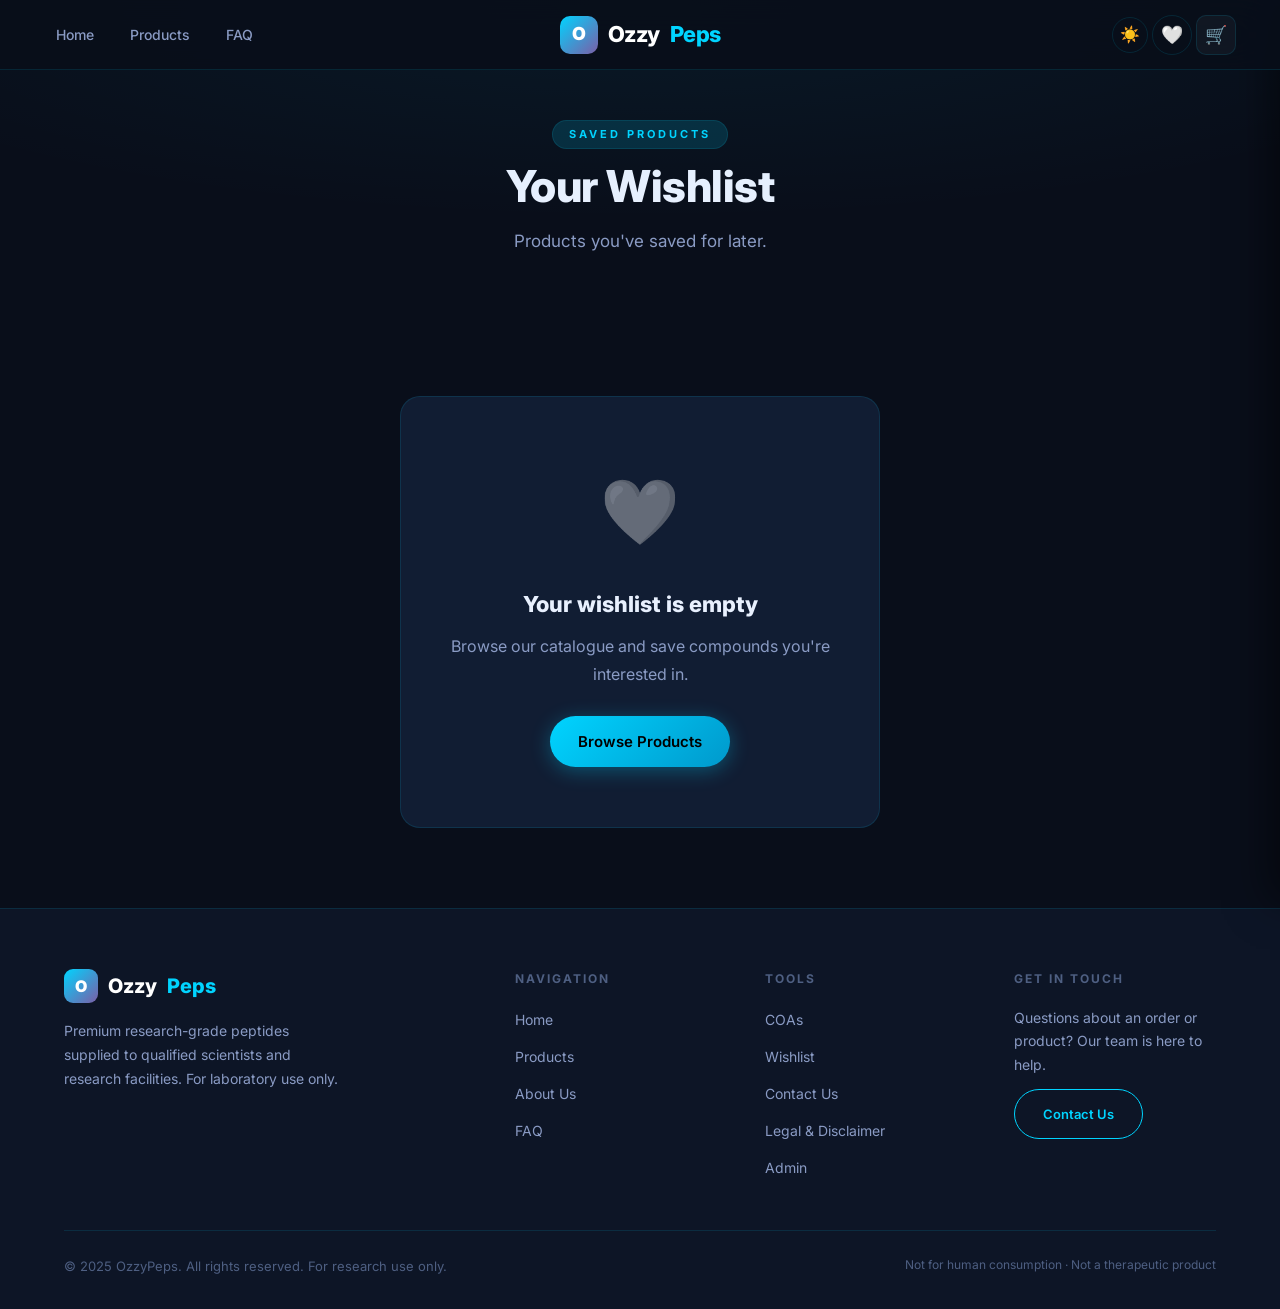
<file: wishlist.html>
<!DOCTYPE html>
<html lang="en">
<head>
  <meta charset="UTF-8" />
  <meta name="viewport" content="width=device-width, initial-scale=1.0" />
  <title>Your Wishlist — OzzyPeps</title>
  <meta name="description" content="Your saved OzzyPeps research peptide products — view and manage your wishlist." />
  <link rel="stylesheet" href="styles.css" />
  <link rel="manifest" href="manifest.json" />
  <link rel="preconnect" href="https://fonts.googleapis.com" />
  <link rel="preconnect" href="https://fonts.gstatic.com" crossorigin />
  <link href="https://fonts.googleapis.com/css2?family=Inter:wght@400;500;600;700;800;900&display=swap" rel="stylesheet" />
  <script>(function(){var t=localStorage.getItem('ozzypeps_theme')||'dark';document.documentElement.setAttribute('data-theme',t);})()</script>
  <script>/* sw-killer: unregister any stale service workers from the old PWA build */
  if('serviceWorker' in navigator){navigator.serviceWorker.getRegistrations().then(function(rs){rs.forEach(function(r){r.unregister();});});}
  if(window.caches){caches.keys().then(function(ks){ks.forEach(function(k){caches.delete(k);});});}
  </script>
</head>
<body>

  <!-- NAVBAR -->
  <nav class="navbar">
    <div class="nav-inner">
      <ul class="nav-links">
        <li><a href="index.html">Home</a></li>
        <li><a href="products.html">Products</a></li>
        <li><a href="faq.html">FAQ</a></li>
      </ul>

      <a href="index.html" class="nav-logo">
        <div class="logo-icon">O</div>
        Ozzy<span>Peps</span>
      </a>

      <div class="nav-actions">
        <button class="theme-toggle" id="themeToggle" onclick="toggleTheme()" aria-label="Toggle theme">☀️</button>
        <button class="wishlist-icon-wrap" onclick="window.location='wishlist.html'" aria-label="View wishlist">🤍 <span class="wishlist-badge">0</span></button>
        <button class="cart-icon-wrap" onclick="cart.open()" aria-label="Open cart">🛒 <span class="cart-badge">0</span></button>
        <div class="hamburger" id="hamburger" onclick="toggleMenu()">
          <span></span><span></span><span></span>
        </div>
      </div>
    </div>
  </nav>

  <!-- MOBILE MENU -->
  <div class="mobile-menu" id="mobileMenu">
    <a href="index.html">Home</a>
    <a href="products.html">Products</a>
    <a href="faq.html">FAQ</a>
    <a href="wishlist.html">Wishlist 🤍</a>
    <button class="btn btn-ghost" onclick="toggleTheme()" style="margin-top:8px;width:100%;justify-content:center;">Toggle Theme ☀️/🌙</button>
  </div>

  <!-- PAGE HERO -->
  <section class="page-hero text-center">
    <div class="container">
      <div class="section-label">Saved Products</div>
      <h1 class="section-title">Your Wishlist</h1>
      <p class="section-sub">Products you've saved for later.</p>
    </div>
  </section>

  <!-- WISHLIST CONTENT -->
  <section class="section">
    <div class="container">
      <div id="wishlistContent">
        <!-- rendered by JS -->
        <div style="text-align:center;padding:60px 24px;">
          <div style="font-size:40px;opacity:0.3;margin-bottom:16px;">🤍</div>
          <div style="color:var(--text-secondary);font-size:15px;">Loading wishlist…</div>
        </div>
      </div>
    </div>
  </section>

  <!-- FOOTER -->
  <footer class="footer">
    <div class="container">
      <div class="footer-grid">
        <div>
          <div class="footer-logo-wrap">
            <div class="logo-icon" style="width:34px;height:34px;background:linear-gradient(135deg,var(--accent),var(--accent-2));border-radius:9px;display:flex;align-items:center;justify-content:center;font-size:16px;font-weight:900;color:#fff;">O</div>
            Ozzy<span style="color:var(--accent)">Peps</span>
          </div>
          <p class="footer-desc">Premium research-grade peptides supplied to qualified scientists and research facilities. For laboratory use only.</p>
        </div>
        <div>
          <div class="footer-col-title">Navigation</div>
          <ul class="footer-links">
            <li><a href="index.html">Home</a></li>
            <li><a href="products.html">Products</a></li>
            <li><a href="about.html">About Us</a></li>
            <li><a href="faq.html">FAQ</a></li>
          </ul>
        </div>
        <div>
          <div class="footer-col-title">Tools</div>
          <ul class="footer-links">
            <li><a href="coas.html">COAs</a></li>
            <li><a href="wishlist.html">Wishlist</a></li>
            <li><a href="contact.html">Contact Us</a></li>
            <li><a href="about.html#legal">Legal &amp; Disclaimer</a></li>
            <li><a href="/admin">Admin</a></li>
          </ul>
        </div>
        <div>
          <div class="footer-col-title">Get in Touch</div>
          <p class="footer-desc" style="margin-bottom:12px;">Questions about an order or product? Our team is here to help.</p>
          <a href="contact.html" class="btn btn-outline" style="font-size:13px;">Contact Us</a>
        </div>
      </div>

      <div class="footer-bottom">
        <div class="footer-copy">© 2025 OzzyPeps. All rights reserved. For research use only.</div>
        <div style="font-size:12px;color:var(--text-muted);">Not for human consumption · Not a therapeutic product</div>
      </div>
    </div>
  </footer>

  <button class="scroll-top" id="scrollTop" onclick="window.scrollTo({top:0,behavior:'smooth'})">↑</button>

  <script>
    function toggleMenu() {
      document.getElementById('mobileMenu').classList.toggle('open');
    }

    window.addEventListener('scroll', () => {
      const st = document.getElementById('scrollTop');
      if (window.scrollY > 400) st.classList.add('visible');
      else st.classList.remove('visible');
    });

    function renderWishlistPage() {
      const el = document.getElementById('wishlistContent');
      const items = wishlist.items;
      if (items.length === 0) {
        el.innerHTML = `<div style="text-align:center;padding:60px 24px;max-width:480px;margin:0 auto;background:var(--bg-card);border:1px solid var(--border);border-radius:var(--radius-lg);">
          <div style="font-size:64px;opacity:0.4;margin-bottom:20px;">🤍</div>
          <div style="font-size:22px;font-weight:800;margin-bottom:10px;">Your wishlist is empty</div>
          <div style="color:var(--text-secondary);margin-bottom:28px;">Browse our catalogue and save compounds you're interested in.</div>
          <a href="products.html" class="btn btn-primary">Browse Products</a>
        </div>`;
        return;
      }
      el.innerHTML = `<div class="product-grid">${items.map(item => {
        const p = typeof PRODUCTS !== 'undefined' ? PRODUCTS[item.id] : null;
        const fromPrice = p ? p.specs[0].price : '';
        return `<div class="product-card" style="position:relative;">
          <div class="product-img">${item.emoji || '🧪'}</div>
          <div class="product-body">
            <div class="product-category">${item.category}</div>
            <div class="product-name">${item.name}</div>
            <div class="product-from-price">From <strong>${fromPrice} AUD</strong></div>
            <div class="product-meta" style="gap:10px;">
              <button class="btn btn-primary" style="font-size:12px;padding:8px 16px;" onclick="openProduct('${item.id}')">View Details</button>
              <button class="btn btn-ghost" style="font-size:12px;padding:8px 14px;color:#ff6b8a;" onclick="wishlist.remove('${item.id}');renderWishlistPage();">Remove</button>
            </div>
          </div>
        </div>`;
      }).join('')}</div>`;
    }

    document.addEventListener('DOMContentLoaded', () => {
      renderWishlistPage();
      document.addEventListener('wishlist:changed', renderWishlistPage);
    });
  </script>
  <script src="product-data.js"></script>
  <script src="cart.js"></script>
  <script src="wishlist.js"></script>
  <script src="theme.js"></script>
</body>
</html>
</file>
<file: styles.css>
/* =============================================
   OzzyPeps – Global Stylesheet
   ============================================= */

:root {
  --bg-primary: #090e1a;
  --bg-secondary: #0d1526;
  --bg-card: #111d33;
  --bg-card-hover: #162240;
  --accent: #00d4ff;
  --accent-2: #7b5ea7;
  --accent-glow: rgba(0, 212, 255, 0.15);
  --accent-glow-strong: rgba(0, 212, 255, 0.35);
  --text-primary: #e8f0fe;
  --text-secondary: #8a9bc4;
  --text-muted: #4e5f82;
  --border: rgba(0, 212, 255, 0.12);
  --border-hover: rgba(0, 212, 255, 0.35);
  --gold: #f5c842;
  --success: #00e5a0;
  --font-sans: 'Inter', 'Segoe UI', system-ui, sans-serif;
  --radius: 12px;
  --radius-lg: 20px;
  --transition: 0.25s ease;
  --shadow-card: 0 4px 24px rgba(0,0,0,0.4);
  --shadow-glow: 0 0 32px rgba(0, 212, 255, 0.12);
}

*, *::before, *::after { box-sizing: border-box; margin: 0; padding: 0; }

html { scroll-behavior: smooth; }

body {
  font-family: var(--font-sans);
  background: var(--bg-primary);
  color: var(--text-primary);
  line-height: 1.7;
  min-height: 100vh;
  overflow-x: hidden;
}

a { color: var(--accent); text-decoration: none; transition: color var(--transition); }
a:hover { color: #fff; }

img { max-width: 100%; display: block; }

/* ── Utility ── */
.container { max-width: 1200px; margin: 0 auto; padding: 0 24px; }
.section { padding: 80px 0; }
.section-sm { padding: 48px 0; }
.text-center { text-align: center; }
.text-accent { color: var(--accent); }
.text-gold { color: var(--gold); }
.text-muted { color: var(--text-secondary); }
.mt-4 { margin-top: 16px; }
.mt-8 { margin-top: 32px; }
.mb-4 { margin-bottom: 16px; }
.mb-8 { margin-bottom: 32px; }

/* ── Section headers ── */
.section-label {
  display: inline-block;
  font-size: 11px;
  font-weight: 700;
  letter-spacing: 3px;
  text-transform: uppercase;
  color: var(--accent);
  background: var(--accent-glow);
  border: 1px solid var(--border);
  border-radius: 100px;
  padding: 4px 16px;
  margin-bottom: 16px;
}

.section-title {
  font-size: clamp(28px, 4vw, 44px);
  font-weight: 800;
  line-height: 1.15;
  letter-spacing: -0.5px;
  margin-bottom: 16px;
}

.section-sub {
  font-size: 17px;
  color: var(--text-secondary);
  max-width: 580px;
  margin: 0 auto;
}

/* ── Buttons ── */
.btn {
  display: inline-flex;
  align-items: center;
  gap: 8px;
  padding: 13px 28px;
  border-radius: 100px;
  font-weight: 600;
  font-size: 15px;
  cursor: pointer;
  transition: all var(--transition);
  border: none;
  text-decoration: none;
}

.btn-primary {
  background: linear-gradient(135deg, var(--accent) 0%, #0099cc 100%);
  color: #000;
  box-shadow: 0 4px 20px rgba(0, 212, 255, 0.3);
}
.btn-primary:hover {
  transform: translateY(-2px);
  box-shadow: 0 8px 32px rgba(0, 212, 255, 0.5);
  color: #000;
}

.btn-outline {
  background: transparent;
  color: var(--accent);
  border: 1.5px solid var(--accent);
}
.btn-outline:hover {
  background: var(--accent-glow);
  transform: translateY(-2px);
  color: var(--accent);
}

.btn-ghost {
  background: rgba(255,255,255,0.05);
  color: var(--text-primary);
  border: 1px solid var(--border);
}
.btn-ghost:hover {
  background: rgba(255,255,255,0.1);
  color: #fff;
}

/* ── Navigation ── */
.navbar {
  position: fixed;
  top: 0; left: 0; right: 0;
  z-index: 1000;
  padding: 0 24px;
  height: 70px;
  display: flex;
  align-items: center;
  background: rgba(9, 14, 26, 0.88);
  backdrop-filter: blur(20px);
  -webkit-backdrop-filter: blur(20px);
  border-bottom: 1px solid var(--border);
  transition: background var(--transition);
}

.nav-inner {
  max-width: 1200px;
  width: 100%;
  margin: 0 auto;
  display: grid;
  grid-template-columns: 1fr auto 1fr;
  align-items: center;
}

.nav-logo {
  display: flex;
  align-items: center;
  gap: 10px;
  font-size: 22px;
  font-weight: 800;
  color: #fff;
  letter-spacing: -0.5px;
}

.nav-logo .logo-icon {
  width: 38px; height: 38px;
  background: linear-gradient(135deg, var(--accent), var(--accent-2));
  border-radius: 10px;
  display: flex;
  align-items: center;
  justify-content: center;
  font-size: 18px;
  color: #fff;
  font-weight: 900;
}

.nav-logo span { color: var(--accent); }

.nav-logo { justify-self: center; }

.nav-actions {
  display: flex;
  align-items: center;
  gap: 4px;
  justify-self: end;
}

.nav-links {
  display: flex;
  align-items: center;
  gap: 4px;
  list-style: none;
  justify-self: start;
}

.nav-links a {
  display: block;
  padding: 8px 16px;
  border-radius: 8px;
  font-size: 14px;
  font-weight: 500;
  color: var(--text-secondary);
  transition: all var(--transition);
}

.nav-links a:hover,
.nav-links a.active {
  color: var(--text-primary);
  background: rgba(255,255,255,0.06);
}


.hamburger {
  display: none;
  flex-direction: column;
  gap: 5px;
  cursor: pointer;
  padding: 6px;
}
.hamburger span {
  display: block;
  width: 24px; height: 2px;
  background: var(--text-primary);
  border-radius: 2px;
  transition: all var(--transition);
}

.mobile-menu {
  display: none;
  position: fixed;
  top: 70px; left: 0; right: 0;
  background: var(--bg-secondary);
  border-bottom: 1px solid var(--border);
  padding: 16px 24px 24px;
  z-index: 999;
  flex-direction: column;
  gap: 4px;
}

.mobile-menu.open { display: flex; }

.mobile-menu a {
  display: block;
  padding: 12px 16px;
  border-radius: 10px;
  color: var(--text-secondary);
  font-weight: 500;
  font-size: 15px;
}
.mobile-menu a:hover { background: rgba(255,255,255,0.06); color: #fff; }

/* ── Hero ── */
.hero {
  min-height: 100vh;
  display: flex;
  align-items: center;
  position: relative;
  overflow: hidden;
  padding-top: 70px;
}

.hero-bg {
  position: absolute;
  inset: 0;
  background:
    radial-gradient(ellipse 80% 60% at 60% 40%, rgba(0, 212, 255, 0.07) 0%, transparent 70%),
    radial-gradient(ellipse 60% 50% at 20% 80%, rgba(123, 94, 167, 0.08) 0%, transparent 60%);
}

.hero-grid-lines {
  position: absolute;
  inset: 0;
  background-image:
    linear-gradient(rgba(0, 212, 255, 0.03) 1px, transparent 1px),
    linear-gradient(90deg, rgba(0, 212, 255, 0.03) 1px, transparent 1px);
  background-size: 60px 60px;
}

.hero-content {
  position: relative;
  z-index: 2;
  max-width: 680px;
}

.hero-badge {
  display: inline-flex;
  align-items: center;
  gap: 8px;
  background: rgba(0, 212, 255, 0.08);
  border: 1px solid rgba(0, 212, 255, 0.2);
  border-radius: 100px;
  padding: 6px 16px;
  font-size: 13px;
  font-weight: 600;
  color: var(--accent);
  margin-bottom: 28px;
}

.hero-badge .dot {
  width: 7px; height: 7px;
  background: var(--accent);
  border-radius: 50%;
  animation: pulse 2s infinite;
}

@keyframes pulse {
  0%, 100% { opacity: 1; transform: scale(1); }
  50% { opacity: 0.5; transform: scale(0.8); }
}

.hero-title {
  font-size: clamp(40px, 6vw, 72px);
  font-weight: 900;
  line-height: 1.08;
  letter-spacing: -2px;
  margin-bottom: 24px;
}

.hero-title .gradient-text {
  background: linear-gradient(135deg, var(--accent) 0%, #a78bfa 100%);
  -webkit-background-clip: text;
  -webkit-text-fill-color: transparent;
  background-clip: text;
}

.hero-desc {
  font-size: 18px;
  color: var(--text-secondary);
  max-width: 520px;
  margin-bottom: 40px;
  line-height: 1.75;
}

.hero-actions { display: flex; gap: 14px; flex-wrap: wrap; }

.hero-stats {
  display: flex;
  gap: 40px;
  margin-top: 56px;
  padding-top: 40px;
  border-top: 1px solid var(--border);
  flex-wrap: wrap;
}

.stat-item {}
.stat-num {
  font-size: 28px;
  font-weight: 800;
  color: #fff;
  letter-spacing: -1px;
}
.stat-label {
  font-size: 13px;
  color: var(--text-secondary);
  margin-top: 2px;
}

.hero-visual {
  position: absolute;
  right: -40px;
  top: 50%;
  transform: translateY(-50%);
  width: 520px;
  height: 520px;
  pointer-events: none;
}

.hero-orb {
  position: absolute;
  border-radius: 50%;
}

.orb-1 {
  width: 420px; height: 420px;
  top: 50px; left: 50px;
  background: radial-gradient(circle, rgba(0, 212, 255, 0.08) 0%, transparent 70%);
  border: 1px solid rgba(0, 212, 255, 0.1);
  animation: float 6s ease-in-out infinite;
}

.orb-2 {
  width: 280px; height: 280px;
  top: 120px; left: 120px;
  background: radial-gradient(circle, rgba(123, 94, 167, 0.1) 0%, transparent 70%);
  border: 1px solid rgba(123, 94, 167, 0.15);
  animation: float 8s ease-in-out infinite reverse;
}

.orb-center {
  width: 120px; height: 120px;
  top: 200px; left: 200px;
  background: linear-gradient(135deg, rgba(0,212,255,0.2), rgba(123,94,167,0.2));
  border: 2px solid rgba(0, 212, 255, 0.3);
  display: flex; align-items: center; justify-content: center;
  font-size: 48px;
  animation: float 4s ease-in-out infinite;
}

@keyframes float {
  0%, 100% { transform: translateY(0px); }
  50% { transform: translateY(-20px); }
}

/* ── Trust bar ── */
.trust-bar {
  background: var(--bg-secondary);
  border-top: 1px solid var(--border);
  border-bottom: 1px solid var(--border);
  padding: 28px 0;
  margin-top: 20px;
}

.trust-bar-inner {
  display: flex;
  justify-content: center;
  flex-wrap: wrap;
  gap: 40px;
}

.trust-item {
  display: flex;
  align-items: center;
  gap: 10px;
  font-size: 14px;
  font-weight: 500;
  color: var(--text-secondary);
}

.trust-item svg, .trust-item .icon {
  color: var(--accent);
  font-size: 20px;
  flex-shrink: 0;
}

/* ── Cards ── */
.card {
  background: var(--bg-card);
  border: 1px solid var(--border);
  border-radius: var(--radius-lg);
  transition: all var(--transition);
}

.card:hover {
  border-color: var(--border-hover);
  background: var(--bg-card-hover);
  box-shadow: var(--shadow-glow);
  transform: translateY(-4px);
}

/* ── Product card ── */
.products-grid {
  display: grid;
  grid-template-columns: repeat(auto-fill, minmax(300px, 1fr));
  gap: 24px;
}

.product-card {
  background: var(--bg-card);
  border: 1px solid var(--border);
  border-radius: var(--radius-lg);
  overflow: hidden;
  transition: all var(--transition);
  display: flex;
  flex-direction: column;
}

.product-card:hover {
  border-color: var(--border-hover);
  box-shadow: var(--shadow-glow);
  transform: translateY(-5px);
}

.product-img {
  width: 100%;
  height: 200px;
  background: linear-gradient(135deg, var(--bg-secondary), var(--bg-card-hover));
  display: flex;
  align-items: center;
  justify-content: center;
  font-size: 64px;
  position: relative;
  overflow: hidden;
}

.product-img::after {
  content: '';
  position: absolute;
  inset: 0;
  background: linear-gradient(to bottom, transparent 60%, rgba(17, 29, 51, 0.6));
}

.product-badge {
  position: absolute;
  top: 12px; right: 12px;
  background: var(--accent);
  color: #000;
  font-size: 10px;
  font-weight: 700;
  letter-spacing: 1px;
  text-transform: uppercase;
  padding: 3px 10px;
  border-radius: 100px;
  z-index: 1;
}

.product-badge.hot { background: #ff4d6d; color: #fff; }
.product-badge.new { background: var(--success); color: #000; }

.product-body {
  padding: 20px;
  flex: 1;
  display: flex;
  flex-direction: column;
}

.product-category {
  font-size: 11px;
  font-weight: 700;
  letter-spacing: 2px;
  text-transform: uppercase;
  color: var(--accent);
  margin-bottom: 8px;
}

.product-name {
  font-size: 18px;
  font-weight: 700;
  color: var(--text-primary);
  margin-bottom: 8px;
}

.product-desc {
  font-size: 14px;
  color: var(--text-secondary);
  line-height: 1.65;
  margin-bottom: 14px;
}

.product-code {
  font-size: 11px;
  font-weight: 600;
  color: var(--text-muted);
  letter-spacing: 1px;
  margin-bottom: 6px;
}

.product-from-price {
  display: inline-block;
  font-size: 12px;
  color: var(--text-muted);
  margin-bottom: 14px;
}
.product-from-price strong {
  color: var(--accent);
  font-size: 16px;
  font-weight: 800;
}

.product-specs {
  background: var(--bg-secondary);
  border: 1px solid var(--border);
  border-radius: 10px;
  padding: 4px 14px;
  margin-bottom: 16px;
  font-size: 13px;
  flex: 1;
  max-height: 180px;
  overflow-y: auto;
}

.product-specs::-webkit-scrollbar { width: 4px; }
.product-specs::-webkit-scrollbar-thumb { background: var(--border-hover); border-radius: 4px; }

.spec-row {
  display: flex;
  justify-content: space-between;
  align-items: center;
  gap: 12px;
  padding: 8px 0;
  border-bottom: 1px dashed rgba(0, 212, 255, 0.08);
}

.spec-row:last-child { border-bottom: none; }

.spec-size {
  color: var(--text-secondary);
  font-size: 12.5px;
  font-weight: 500;
}

.spec-price {
  color: var(--accent);
  font-weight: 700;
  font-size: 13px;
  white-space: nowrap;
}

.product-meta {
  display: flex;
  align-items: center;
  justify-content: space-between;
  margin-top: auto;
  padding-top: 16px;
  border-top: 1px solid var(--border);
}

.product-purity {
  font-size: 12px;
  color: var(--success);
  font-weight: 600;
  display: flex;
  align-items: center;
  gap: 4px;
}

.product-inquiry {
  display: inline-flex;
  align-items: center;
  gap: 6px;
  background: var(--accent-glow);
  border: 1px solid var(--border-hover);
  color: var(--accent);
  font-size: 13px;
  font-weight: 600;
  padding: 7px 16px;
  border-radius: 100px;
  cursor: pointer;
  transition: all var(--transition);
  text-decoration: none;
}
.product-inquiry:hover {
  background: var(--accent);
  color: #000;
}

/* ── Filter tabs ── */
.filter-tabs {
  display: flex;
  gap: 8px;
  flex-wrap: wrap;
  margin-bottom: 36px;
  justify-content: center;
}

.filter-tab {
  padding: 8px 20px;
  border-radius: 100px;
  font-size: 14px;
  font-weight: 500;
  color: var(--text-secondary);
  border: 1px solid var(--border);
  background: transparent;
  cursor: pointer;
  transition: all var(--transition);
}

.filter-tab:hover { color: var(--text-primary); border-color: var(--border-hover); }
.filter-tab.active {
  background: var(--accent);
  color: #000;
  border-color: var(--accent);
  font-weight: 700;
}

/* ── Reviews ── */
.reviews-grid {
  display: grid;
  grid-template-columns: repeat(auto-fill, minmax(320px, 1fr));
  gap: 20px;
}

.review-card {
  background: var(--bg-card);
  border: 1px solid var(--border);
  border-radius: var(--radius-lg);
  padding: 24px;
  transition: all var(--transition);
}

.review-card:hover {
  border-color: var(--border-hover);
  transform: translateY(-3px);
}

.review-stars {
  display: flex;
  gap: 3px;
  margin-bottom: 14px;
}

.star { color: var(--gold); font-size: 16px; }

.review-text {
  font-size: 15px;
  color: var(--text-secondary);
  line-height: 1.7;
  margin-bottom: 20px;
  font-style: italic;
}

.review-author {
  display: flex;
  align-items: center;
  gap: 12px;
}

.review-avatar {
  width: 42px; height: 42px;
  border-radius: 50%;
  background: linear-gradient(135deg, var(--accent), var(--accent-2));
  display: flex;
  align-items: center;
  justify-content: center;
  font-weight: 700;
  font-size: 15px;
  color: #fff;
  flex-shrink: 0;
}

.review-name { font-weight: 700; font-size: 15px; }
.review-label { font-size: 12px; color: var(--text-secondary); margin-top: 2px; }

/* ── FAQ ── */
.faq-list { max-width: 780px; margin: 0 auto; }

.faq-item {
  border: 1px solid var(--border);
  border-radius: var(--radius);
  margin-bottom: 12px;
  overflow: hidden;
  transition: border-color var(--transition);
}

.faq-item.open { border-color: var(--border-hover); }

.faq-question {
  width: 100%;
  background: var(--bg-card);
  border: none;
  padding: 20px 24px;
  display: flex;
  align-items: center;
  justify-content: space-between;
  gap: 16px;
  cursor: pointer;
  text-align: left;
  font-size: 16px;
  font-weight: 600;
  color: var(--text-primary);
  transition: background var(--transition);
}

.faq-question:hover { background: var(--bg-card-hover); }

.faq-icon {
  width: 28px; height: 28px;
  border-radius: 50%;
  border: 1.5px solid var(--border);
  display: flex; align-items: center; justify-content: center;
  flex-shrink: 0;
  font-size: 18px;
  color: var(--accent);
  transition: transform var(--transition);
}

.faq-item.open .faq-icon { transform: rotate(45deg); }

.faq-answer {
  max-height: 0;
  overflow: hidden;
  transition: max-height 0.35s ease, padding 0.35s ease;
  background: var(--bg-card);
}

.faq-answer-inner {
  padding: 0 24px 20px;
  font-size: 15px;
  color: var(--text-secondary);
  line-height: 1.75;
}

.faq-item.open .faq-answer { max-height: 400px; }

/* ── Features / Info boxes ── */
.features-grid {
  display: grid;
  grid-template-columns: repeat(auto-fill, minmax(250px, 1fr));
  gap: 20px;
}

.feature-card {
  background: var(--bg-card);
  border: 1px solid var(--border);
  border-radius: var(--radius-lg);
  padding: 28px;
  transition: all var(--transition);
}

.feature-card:hover {
  border-color: var(--border-hover);
  transform: translateY(-4px);
  box-shadow: var(--shadow-glow);
}

.feature-icon {
  width: 52px; height: 52px;
  border-radius: 14px;
  background: var(--accent-glow);
  border: 1px solid var(--border);
  display: flex; align-items: center; justify-content: center;
  font-size: 24px;
  margin-bottom: 18px;
}

.feature-title {
  font-size: 17px;
  font-weight: 700;
  margin-bottom: 8px;
}

.feature-desc {
  font-size: 14px;
  color: var(--text-secondary);
  line-height: 1.65;
}

/* ── Disclaimer banner ── */
.disclaimer-banner {
  background: rgba(245, 200, 66, 0.06);
  border: 1px solid rgba(245, 200, 66, 0.2);
  border-radius: var(--radius);
  padding: 20px 24px;
  display: flex;
  gap: 16px;
  align-items: flex-start;
}

.disclaimer-icon { font-size: 22px; flex-shrink: 0; margin-top: 2px; }
.disclaimer-text { font-size: 14px; color: var(--text-secondary); line-height: 1.7; }
.disclaimer-text strong { color: var(--gold); }

/* ── Track order ── */
.track-form {
  max-width: 560px;
  margin: 0 auto;
  background: var(--bg-card);
  border: 1px solid var(--border);
  border-radius: var(--radius-lg);
  padding: 40px;
}

.form-group { margin-bottom: 20px; }

.form-label {
  display: block;
  font-size: 14px;
  font-weight: 600;
  color: var(--text-primary);
  margin-bottom: 8px;
}

.form-input {
  width: 100%;
  background: var(--bg-secondary);
  border: 1.5px solid var(--border);
  border-radius: 10px;
  padding: 13px 16px;
  font-size: 15px;
  color: var(--text-primary);
  font-family: var(--font-sans);
  transition: border-color var(--transition), box-shadow var(--transition);
  outline: none;
}

.form-input:focus {
  border-color: var(--accent);
  box-shadow: 0 0 0 3px var(--accent-glow);
}

.form-input::placeholder { color: var(--text-muted); }

.track-result {
  display: none;
  margin-top: 28px;
  border-top: 1px solid var(--border);
  padding-top: 28px;
}

.track-result.visible { display: block; }

.track-status-header {
  display: flex;
  align-items: center;
  gap: 14px;
  margin-bottom: 24px;
}

.track-status-icon {
  width: 48px; height: 48px;
  border-radius: 50%;
  display: flex; align-items: center; justify-content: center;
  font-size: 22px;
  flex-shrink: 0;
}
.status-processing { background: rgba(245, 200, 66, 0.15); color: var(--gold); }
.status-shipped { background: rgba(0, 212, 255, 0.1); color: var(--accent); }
.status-delivered { background: rgba(0, 229, 160, 0.1); color: var(--success); }

.track-status-text {}
.track-order-id { font-size: 13px; color: var(--text-muted); }
.track-status-label { font-size: 18px; font-weight: 700; }

.timeline {
  display: flex;
  flex-direction: column;
  gap: 0;
  margin-top: 8px;
}

.timeline-item {
  display: flex;
  gap: 16px;
  padding-bottom: 24px;
  position: relative;
}

.timeline-item:last-child { padding-bottom: 0; }

.timeline-item:not(:last-child)::before {
  content: '';
  position: absolute;
  left: 15px;
  top: 32px;
  bottom: 0;
  width: 2px;
  background: var(--border);
}

.timeline-dot {
  width: 32px; height: 32px;
  border-radius: 50%;
  flex-shrink: 0;
  display: flex; align-items: center; justify-content: center;
  font-size: 14px;
  position: relative;
  z-index: 1;
}

.dot-done { background: var(--success); color: #000; }
.dot-active { background: var(--accent); color: #000; box-shadow: 0 0 12px rgba(0,212,255,0.4); }
.dot-pending { background: var(--bg-secondary); border: 2px solid var(--border); color: var(--text-muted); }

.timeline-content {}
.timeline-title { font-weight: 600; font-size: 15px; }
.timeline-date { font-size: 12px; color: var(--text-secondary); margin-top: 2px; }

/* ── CTA section ── */
.cta-section {
  background: linear-gradient(135deg, rgba(0, 212, 255, 0.06) 0%, rgba(123, 94, 167, 0.06) 100%);
  border: 1px solid var(--border);
  border-radius: var(--radius-lg);
  padding: 64px 40px;
  text-align: center;
  position: relative;
  overflow: hidden;
}

.cta-section::before {
  content: '';
  position: absolute;
  top: -60px; left: 50%;
  transform: translateX(-50%);
  width: 400px; height: 200px;
  background: radial-gradient(ellipse, rgba(0,212,255,0.08), transparent);
}

/* ── Footer ── */
.footer {
  background: var(--bg-secondary);
  border-top: 1px solid var(--border);
  padding: 60px 0 32px;
}

.footer-grid {
  display: grid;
  grid-template-columns: 2fr 1fr 1fr 1fr;
  gap: 48px;
  margin-bottom: 48px;
}

.footer-logo-wrap {
  display: flex;
  align-items: center;
  gap: 10px;
  font-size: 20px;
  font-weight: 800;
  color: #fff;
  margin-bottom: 16px;
}

.footer-desc {
  font-size: 14px;
  color: var(--text-secondary);
  line-height: 1.7;
  max-width: 280px;
}

.footer-col-title {
  font-size: 12px;
  font-weight: 700;
  letter-spacing: 2px;
  text-transform: uppercase;
  color: var(--text-muted);
  margin-bottom: 16px;
}

.footer-links { list-style: none; display: flex; flex-direction: column; gap: 10px; }
.footer-links a { font-size: 14px; color: var(--text-secondary); }
.footer-links a:hover { color: var(--text-primary); }

.footer-bottom {
  border-top: 1px solid var(--border);
  padding-top: 24px;
  display: flex;
  align-items: center;
  justify-content: space-between;
  flex-wrap: wrap;
  gap: 12px;
}

.footer-copy { font-size: 13px; color: var(--text-muted); }

.footer-tg {
  display: inline-flex;
  align-items: center;
  gap: 8px;
  background: rgba(0, 136, 204, 0.12);
  border: 1px solid rgba(0, 136, 204, 0.25);
  color: #39a0e0;
  padding: 6px 14px;
  border-radius: 100px;
  font-size: 13px;
  font-weight: 600;
  transition: all var(--transition);
}
.footer-tg:hover { background: rgba(0, 136, 204, 0.2); color: #39a0e0; }

/* ── Page hero (inner pages) ── */
.page-hero {
  padding: 120px 0 60px;
  position: relative;
  overflow: hidden;
}

.page-hero::before {
  content: '';
  position: absolute;
  inset: 0;
  background: radial-gradient(ellipse 70% 70% at 50% 0%, rgba(0, 212, 255, 0.06), transparent);
}

.page-hero .section-label { display: block; margin: 0 auto 12px; width: fit-content; }

/* ── Telegram card ── */
.tg-cards {
  display: grid;
  grid-template-columns: 1fr 1fr;
  gap: 20px;
  max-width: 600px;
  margin: 32px auto 0;
}

.tg-card {
  background: var(--bg-card);
  border: 1px solid rgba(0, 136, 204, 0.2);
  border-radius: var(--radius-lg);
  padding: 28px 24px;
  text-align: center;
  transition: all var(--transition);
}

.tg-card:hover {
  border-color: rgba(0, 136, 204, 0.5);
  transform: translateY(-4px);
  box-shadow: 0 8px 32px rgba(0, 136, 204, 0.12);
}

.tg-avatar {
  width: 64px; height: 64px;
  border-radius: 50%;
  background: linear-gradient(135deg, #0088cc, #00b4e0);
  display: flex; align-items: center; justify-content: center;
  font-size: 28px;
  margin: 0 auto 14px;
  color: #fff;
}

.tg-handle {
  font-size: 18px;
  font-weight: 700;
  color: #39a0e0;
}

.tg-role { font-size: 13px; color: var(--text-secondary); margin-top: 4px; }

.tg-btn {
  display: inline-flex;
  align-items: center;
  gap: 6px;
  margin-top: 16px;
  background: rgba(0, 136, 204, 0.12);
  border: 1px solid rgba(0, 136, 204, 0.25);
  color: #39a0e0;
  padding: 8px 18px;
  border-radius: 100px;
  font-size: 13px;
  font-weight: 600;
  transition: all var(--transition);
}
.tg-btn:hover { background: rgba(0, 136, 204, 0.25); color: #39a0e0; }

/* ── About page ── */
.about-grid {
  display: grid;
  grid-template-columns: 1fr 1fr;
  gap: 60px;
  align-items: center;
}

.about-visual {
  display: grid;
  grid-template-columns: 1fr 1fr;
  gap: 16px;
}

.about-stat-card {
  background: var(--bg-card);
  border: 1px solid var(--border);
  border-radius: var(--radius);
  padding: 20px;
  text-align: center;
}

.about-stat-card:first-child {
  grid-column: span 2;
}

.about-stat-num {
  font-size: 32px;
  font-weight: 800;
  background: linear-gradient(135deg, var(--accent), #a78bfa);
  -webkit-background-clip: text;
  -webkit-text-fill-color: transparent;
  background-clip: text;
}

.about-stat-label {
  font-size: 13px;
  color: var(--text-secondary);
  margin-top: 4px;
}

.legal-box {
  background: rgba(245, 200, 66, 0.04);
  border: 1px solid rgba(245, 200, 66, 0.15);
  border-radius: var(--radius-lg);
  padding: 36px;
  margin-top: 48px;
}

.legal-box h3 {
  font-size: 20px;
  font-weight: 700;
  color: var(--gold);
  margin-bottom: 16px;
  display: flex;
  align-items: center;
  gap: 10px;
}

.legal-box p {
  font-size: 14px;
  color: var(--text-secondary);
  line-height: 1.8;
  margin-bottom: 12px;
}

.legal-box p:last-child { margin-bottom: 0; }

/* ── Search bar ── */
.search-bar {
  display: flex;
  gap: 12px;
  max-width: 500px;
  margin: 0 auto 36px;
}

.search-input {
  flex: 1;
  background: var(--bg-card);
  border: 1.5px solid var(--border);
  border-radius: 100px;
  padding: 12px 20px;
  font-size: 15px;
  color: var(--text-primary);
  font-family: var(--font-sans);
  outline: none;
  transition: border-color var(--transition);
}

.search-input:focus { border-color: var(--accent); }
.search-input::placeholder { color: var(--text-muted); }

/* ── No results ── */
.no-results {
  display: none;
  text-align: center;
  padding: 60px 20px;
  color: var(--text-secondary);
}
.no-results.visible { display: block; }
.no-results-icon { font-size: 48px; margin-bottom: 16px; }

/* ── Scroll to top ── */
.scroll-top {
  position: fixed;
  bottom: 32px; right: 32px;
  width: 44px; height: 44px;
  background: var(--accent);
  color: #000;
  border: none;
  border-radius: 50%;
  display: flex; align-items: center; justify-content: center;
  cursor: pointer;
  font-size: 18px;
  opacity: 0;
  transform: translateY(20px);
  transition: all var(--transition);
  z-index: 999;
  box-shadow: 0 4px 16px rgba(0,212,255,0.3);
}

.scroll-top.visible { opacity: 1; transform: translateY(0); }
.scroll-top:hover { transform: translateY(-3px); box-shadow: 0 8px 24px rgba(0,212,255,0.4); }

/* ── Product card clickable ── */
.product-card { cursor: pointer; }

/* ── Modal overlay ── */
.modal-overlay {
  display: none;
  position: fixed;
  inset: 0;
  z-index: 2000;
  background: rgba(4, 8, 18, 0.85);
  backdrop-filter: blur(8px);
  -webkit-backdrop-filter: blur(8px);
  align-items: center;
  justify-content: center;
  padding: 20px;
  overflow-y: auto;
}

.modal-overlay.open {
  display: flex;
}

.modal-box {
  background: var(--bg-secondary);
  border: 1px solid var(--border-hover);
  border-radius: 24px;
  width: 100%;
  max-width: 860px;
  max-height: 92vh;
  overflow-y: auto;
  display: flex;
  flex-direction: column;
  animation: modalIn 0.22s ease;
  position: relative;
  margin: auto;
}

.modal-box::-webkit-scrollbar { width: 5px; }
.modal-box::-webkit-scrollbar-thumb { background: var(--border-hover); border-radius: 5px; }

@keyframes modalIn {
  from { opacity: 0; transform: scale(0.95) translateY(12px); }
  to   { opacity: 1; transform: scale(1) translateY(0); }
}

/* ── Modal header ── */
.modal-header {
  display: flex;
  align-items: flex-start;
  gap: 18px;
  padding: 28px 28px 20px;
  border-bottom: 1px solid var(--border);
  position: sticky;
  top: 0;
  background: var(--bg-secondary);
  z-index: 10;
  border-radius: 24px 24px 0 0;
}

.modal-emoji {
  font-size: 44px;
  line-height: 1;
  flex-shrink: 0;
  background: var(--bg-card);
  border: 1px solid var(--border);
  border-radius: 16px;
  width: 68px; height: 68px;
  display: flex; align-items: center; justify-content: center;
}

.modal-header-text { flex: 1; }

.modal-category-badge {
  display: inline-block;
  font-size: 10px;
  font-weight: 700;
  letter-spacing: 2px;
  text-transform: uppercase;
  color: var(--accent);
  background: var(--accent-glow);
  border: 1px solid var(--border);
  border-radius: 100px;
  padding: 3px 12px;
  margin-bottom: 6px;
}

.modal-title {
  font-size: 22px;
  font-weight: 800;
  color: var(--text-primary);
  line-height: 1.2;
  margin-bottom: 4px;
}

.modal-code-badge {
  font-size: 12px;
  color: var(--text-muted);
  font-weight: 500;
}

.modal-close {
  background: rgba(255,255,255,0.06);
  border: 1px solid var(--border);
  color: var(--text-secondary);
  width: 36px; height: 36px;
  border-radius: 50%;
  font-size: 20px;
  line-height: 1;
  cursor: pointer;
  flex-shrink: 0;
  display: flex; align-items: center; justify-content: center;
  transition: all var(--transition);
  margin-left: auto;
}
.modal-close:hover { background: rgba(255,77,109,0.15); color: #ff4d6d; border-color: rgba(255,77,109,0.3); }

/* ── Modal body ── */
.modal-body {
  display: grid;
  grid-template-columns: 1fr 1.3fr;
  gap: 0;
  flex: 1;
}

.modal-col {
  padding: 24px 28px;
}

.modal-col:first-child {
  border-right: 1px solid var(--border);
}

.modal-section { margin-bottom: 24px; }
.modal-section:last-child { margin-bottom: 0; }

.modal-section-label {
  font-size: 10px;
  font-weight: 700;
  letter-spacing: 2.5px;
  text-transform: uppercase;
  color: var(--text-muted);
  margin-bottom: 12px;
}

/* Specs table inside modal */
.modal-specs {
  border: 1px solid var(--border);
  border-radius: 12px;
  overflow: hidden;
}

.modal-spec-row {
  display: flex;
  justify-content: space-between;
  align-items: center;
  padding: 10px 16px;
  font-size: 13.5px;
  border-bottom: 1px solid var(--border);
  transition: background var(--transition);
}
.modal-spec-row:last-child { border-bottom: none; }
.modal-spec-row:hover { background: var(--bg-card); }
.modal-spec-size { color: var(--text-secondary); }
.modal-spec-price { color: var(--accent); font-weight: 700; font-size: 15px; }

/* Shipping block */
.modal-shipping-item {
  display: flex;
  align-items: flex-start;
  gap: 10px;
  font-size: 14px;
  color: var(--text-secondary);
  margin-bottom: 10px;
  line-height: 1.5;
}
.modal-shipping-item:last-child { margin-bottom: 0; }
.modal-shipping-icon { font-size: 16px; flex-shrink: 0; margin-top: 1px; }

/* COA block */
.coa-block {
  background: rgba(0,229,160,0.04);
  border: 1px solid rgba(0,229,160,0.15);
  border-radius: 12px;
  padding: 16px;
}

.coa-row {
  display: flex;
  justify-content: space-between;
  align-items: center;
  font-size: 13px;
  padding: 6px 0;
  border-bottom: 1px dashed rgba(0,229,160,0.1);
}
.coa-row:last-child { border-bottom: none; }
.coa-key { color: var(--text-muted); font-size: 12px; }
.coa-val { color: var(--text-primary); font-weight: 600; font-size: 13px; }
.coa-val.green { color: var(--success); }

.coa-dl-btn {
  display: flex;
  align-items: center;
  justify-content: center;
  gap: 8px;
  width: 100%;
  margin-top: 14px;
  padding: 9px;
  background: rgba(0,229,160,0.08);
  border: 1px solid rgba(0,229,160,0.2);
  border-radius: 10px;
  color: var(--success);
  font-size: 13px;
  font-weight: 600;
  cursor: pointer;
  text-decoration: none;
  transition: all var(--transition);
}
.coa-dl-btn:hover { background: rgba(0,229,160,0.15); color: var(--success); }
.coa-dl-btn.coa-verified {
  background: linear-gradient(135deg, rgba(0,229,160,0.18), rgba(0,212,255,0.18));
  border-color: var(--success);
  color: var(--success);
  font-weight: 700;
  padding: 12px;
  font-size: 14px;
  letter-spacing: 0.3px;
  box-shadow: 0 0 24px rgba(0,229,160,0.18);
}
.coa-dl-btn.coa-verified:hover {
  background: linear-gradient(135deg, rgba(0,229,160,0.28), rgba(0,212,255,0.28));
  transform: translateY(-1px);
  box-shadow: 0 4px 32px rgba(0,229,160,0.35);
}

/* Description */
.modal-desc {
  font-size: 15px;
  color: var(--text-secondary);
  line-height: 1.8;
}

/* Uses */
.use-item {
  display: flex;
  align-items: flex-start;
  gap: 12px;
  padding: 10px 14px;
  background: var(--bg-card);
  border: 1px solid var(--border);
  border-radius: 10px;
  margin-bottom: 8px;
  transition: border-color var(--transition);
}
.use-item:hover { border-color: var(--border-hover); }
.use-icon { font-size: 18px; flex-shrink: 0; margin-top: 1px; }
.use-text {}
.use-title { font-size: 14px; font-weight: 700; color: var(--text-primary); }
.use-sub { font-size: 12.5px; color: var(--text-secondary); margin-top: 2px; line-height: 1.5; }

/* ── Modal footer ── */
.modal-footer {
  padding: 18px 28px;
  border-top: 1px solid var(--border);
  display: flex;
  align-items: center;
  gap: 12px;
  justify-content: flex-end;
  background: var(--bg-secondary);
  border-radius: 0 0 24px 24px;
}

/* ── Responsive ── */
@media (max-width: 900px) {
  .footer-grid { grid-template-columns: 1fr 1fr; }
  .hero-visual { display: none; }
  .about-grid { grid-template-columns: 1fr; }
  .modal-body { grid-template-columns: 1fr; }
  .modal-col:first-child { border-right: none; border-bottom: 1px solid var(--border); }
}

@media (max-width: 640px) {
  .nav-links, .nav-cta { display: none; }
  .hamburger { display: flex; }
  .nav-inner {
    grid-template-columns: 1fr auto;
  }
  .footer-grid { grid-template-columns: 1fr; gap: 32px; }
  .tg-cards { grid-template-columns: 1fr; }
  .hero-stats { gap: 24px; }
  .track-form { padding: 28px 20px; }
  .cta-section { padding: 44px 24px; }
  .about-visual { grid-template-columns: 1fr; }
  .about-stat-card:first-child { grid-column: auto; }
  .modal-header { padding: 20px; gap: 12px; }
  .modal-emoji { width: 52px; height: 52px; font-size: 32px; }
  .modal-title { font-size: 18px; }
  .modal-col { padding: 18px 20px; }
  .modal-footer { padding: 14px 20px; }
}

/* ════════════════════════════════════════════════════════════════════════════
   SHOPPING CART
   ════════════════════════════════════════════════════════════════════════════ */

/* ── Cart icon in navbar ─────────────────────────────────────────────────── */
.cart-icon-wrap {
  position: relative;
  background: rgba(255,255,255,0.04);
  border: 1px solid var(--border);
  border-radius: 10px;
  width: 40px; height: 40px;
  display: flex;
  align-items: center;
  justify-content: center;
  cursor: pointer;
  font-size: 18px;
  color: var(--text-primary);
  transition: all var(--transition);
  margin-right: 4px;
  flex-shrink: 0;
}
.cart-icon-wrap:hover { border-color: var(--accent); background: rgba(0,212,255,0.08); color: var(--accent); }
.cart-icon-wrap.pulse { animation: cartPulse 0.5s ease; }
@keyframes cartPulse {
  0%   { transform: scale(1); }
  35%  { transform: scale(1.18); box-shadow: 0 0 0 6px rgba(0,212,255,0.18); }
  100% { transform: scale(1); }
}
.cart-badge {
  position: absolute;
  top: -6px; right: -6px;
  background: var(--accent);
  color: #000;
  font-size: 11px;
  font-weight: 800;
  min-width: 18px; height: 18px;
  border-radius: 9px;
  display: none;
  align-items: center;
  justify-content: center;
  padding: 0 5px;
  box-shadow: 0 2px 6px rgba(0,212,255,0.4);
  letter-spacing: 0;
}
.cart-badge.visible { display: flex; }

/* ── Drawer ──────────────────────────────────────────────────────────────── */
.cart-backdrop {
  position: fixed; inset: 0;
  background: rgba(0,0,0,0.55);
  backdrop-filter: blur(4px);
  -webkit-backdrop-filter: blur(4px);
  opacity: 0; visibility: hidden;
  transition: opacity .3s, visibility .3s;
  z-index: 998;
}
.cart-backdrop.open { opacity: 1; visibility: visible; }

.cart-drawer {
  position: fixed;
  top: 0; right: 0; bottom: 0;
  width: 100%;
  max-width: 420px;
  background: var(--bg-secondary);
  border-left: 1px solid var(--border);
  box-shadow: -10px 0 40px rgba(0,0,0,0.5);
  transform: translateX(100%);
  transition: transform .35s cubic-bezier(.4,0,.2,1);
  z-index: 999;
  display: flex;
  flex-direction: column;
}
.cart-drawer.open { transform: translateX(0); }

.cart-drawer-header {
  display: flex;
  align-items: center;
  justify-content: space-between;
  padding: 22px 24px;
  border-bottom: 1px solid var(--border);
  flex-shrink: 0;
}
.cart-drawer-title { font-size: 16px; font-weight: 800; }
.cart-drawer-close {
  background: none; border: none;
  color: var(--text-secondary);
  font-size: 20px;
  cursor: pointer;
  width: 32px; height: 32px;
  border-radius: 8px;
  transition: all var(--transition);
}
.cart-drawer-close:hover { background: rgba(255,255,255,0.05); color: var(--text-primary); }

.cart-drawer-list {
  flex: 1;
  overflow-y: auto;
  padding: 18px 20px;
}

.cart-item {
  display: flex;
  align-items: flex-start;
  gap: 12px;
  padding: 14px;
  background: var(--bg-card);
  border: 1px solid var(--border);
  border-radius: var(--radius);
  margin-bottom: 10px;
  position: relative;
}
.cart-item-emoji {
  width: 44px; height: 44px;
  background: linear-gradient(135deg, var(--accent-glow), rgba(123,94,167,0.15));
  border-radius: 10px;
  display: flex; align-items: center; justify-content: center;
  font-size: 22px;
  flex-shrink: 0;
}
.cart-item-info { flex: 1; min-width: 0; }
.cart-item-name {
  font-size: 13px; font-weight: 700;
  color: var(--text-primary);
  margin-bottom: 2px;
  overflow: hidden;
  text-overflow: ellipsis;
  white-space: nowrap;
  padding-right: 28px;
}
.cart-item-size { font-size: 11px; color: var(--text-muted); margin-bottom: 8px; }
.cart-item-bottom {
  display: flex;
  align-items: center;
  justify-content: space-between;
  gap: 10px;
}
.cart-item-price { font-size: 14px; font-weight: 700; color: var(--accent); }
.cart-item-remove {
  position: absolute;
  top: 6px; right: 8px;
  background: none; border: none;
  color: var(--text-muted);
  font-size: 18px; line-height: 1;
  cursor: pointer;
  width: 22px; height: 22px;
  border-radius: 6px;
  transition: all var(--transition);
}
.cart-item-remove:hover { color: #ff6b8a; background: rgba(255,107,138,0.08); }

.qty-control {
  display: inline-flex;
  align-items: center;
  background: rgba(255,255,255,0.04);
  border: 1px solid var(--border);
  border-radius: 8px;
  overflow: hidden;
}
.qty-control button {
  background: none; border: none;
  color: var(--text-primary);
  width: 26px; height: 26px;
  font-size: 14px; font-weight: 700;
  cursor: pointer;
  transition: all var(--transition);
}
.qty-control button:hover { background: var(--accent); color: #000; }
.qty-control span {
  min-width: 26px;
  text-align: center;
  font-size: 13px; font-weight: 700;
  padding: 0 6px;
}

.cart-drawer-footer {
  padding: 10px 18px 14px;
  border-top: 1px solid var(--border);
  background: var(--bg-primary);
  flex-shrink: 0;
}
.cart-summary-row {
  display: flex;
  justify-content: space-between;
  align-items: center;
  font-size: 12px;
  color: var(--text-secondary);
  padding: 2px 0;
}
.cart-summary-row.total {
  font-size: 14px;
  font-weight: 800;
  color: var(--text-primary);
  padding: 6px 0 8px;
  border-top: 1px solid var(--border);
  margin-top: 4px;
}
.cart-summary-row.total > span:last-child { color: var(--accent); font-size: 17px; }
.cart-checkout-btn { width: 100%; justify-content: center; margin-bottom: 6px; padding: 10px; font-size: 14px; }
.cart-continue-btn { width: 100%; justify-content: center; padding: 8px; font-size: 13px; }

.cart-empty {
  text-align: center;
  padding: 60px 24px;
  color: var(--text-secondary);
}
.cart-empty-icon { font-size: 56px; opacity: 0.4; margin-bottom: 16px; }
.cart-empty-title { font-size: 16px; font-weight: 700; color: var(--text-primary); margin-bottom: 6px; }
.cart-empty-sub { font-size: 13px; line-height: 1.6; }

/* ── Add to cart button on spec rows in product modal ─────────────────── */
.modal-spec-row {
  display: flex !important;
  align-items: center !important;
  gap: 10px !important;
}
.modal-spec-size { flex: 1; }
.modal-spec-add {
  background: var(--accent);
  color: #000;
  border: none;
  border-radius: 8px;
  font-size: 12px;
  font-weight: 700;
  padding: 6px 12px;
  cursor: pointer;
  white-space: nowrap;
  transition: all var(--transition);
  flex-shrink: 0;
}
.modal-spec-add:hover { background: #29dcff; transform: translateY(-1px); }
.modal-spec-add:active { transform: translateY(0); }
.modal-spec-add.added {
  background: linear-gradient(135deg, #00c853, #00a846);
  border-color: transparent;
  color: #fff;
  transform: none;
  cursor: default;
}

/* ── Toasts (black w/ red glow, left side) ──────────────────────────────── */
.cart-toasts {
  position: fixed;
  right: 24px;
  top: 80px;
  z-index: 9999;
  display: flex;
  flex-direction: column;
  gap: 10px;
  pointer-events: none;
  max-width: calc(100vw - 48px);
}
.cart-toast {
  background: #0a0a0d;
  border: 1px solid rgba(255, 56, 96, 0.55);
  border-radius: 12px;
  padding: 14px 22px 14px 18px;
  font-size: 14px;
  font-weight: 700;
  color: #fff;
  box-shadow:
    0 0 0 1px rgba(255, 56, 96, 0.2),
    0 0 18px rgba(255, 56, 96, 0.55),
    0 0 36px rgba(255, 56, 96, 0.35),
    0 10px 32px rgba(0,0,0,0.5);
  opacity: 0;
  transform: translateX(30px) scale(0.96);
  transition: opacity .35s ease, transform .35s cubic-bezier(.34,1.56,.64,1);
  display: flex;
  align-items: center;
  gap: 12px;
  white-space: nowrap;
  letter-spacing: 0.2px;
}
.cart-toast.show {
  opacity: 1;
  transform: translateX(0) scale(1);
  pointer-events: none;
  animation: redGlowPulse 1.8s ease-in-out infinite;
}
@keyframes redGlowPulse {
  0%, 100% {
    box-shadow:
      0 0 0 1px rgba(255, 56, 96, 0.2),
      0 0 18px rgba(255, 56, 96, 0.55),
      0 0 36px rgba(255, 56, 96, 0.35),
      0 10px 32px rgba(0,0,0,0.5);
  }
  50% {
    box-shadow:
      0 0 0 1px rgba(255, 56, 96, 0.4),
      0 0 26px rgba(255, 56, 96, 0.85),
      0 0 52px rgba(255, 56, 96, 0.55),
      0 10px 32px rgba(0,0,0,0.5);
  }
}
.cart-toast-check {
  display: inline-flex;
  align-items: center;
  justify-content: center;
  width: 22px; height: 22px;
  background: #ff3860;
  color: #000;
  border-radius: 50%;
  font-size: 13px;
  font-weight: 900;
  box-shadow: 0 0 12px rgba(255, 56, 96, 0.7);
  flex-shrink: 0;
}

/* ── Responsive ──────────────────────────────────────────────────────────── */
@media (max-width: 480px) {
  .cart-drawer { max-width: 100%; }
  .cart-icon-wrap { width: 38px; height: 38px; font-size: 16px; }
}

/* ════════════════════════════════════════════════════════
   LIGHT MODE THEME  [data-theme="light"]
   Warm cream / orange — mirrors the dark blue theme
   ════════════════════════════════════════════════════════ */
[data-theme="light"] {
  --bg-primary:         #fef7ed;
  --bg-secondary:       #fdf0dc;
  --bg-card:            #fff9f2;
  --bg-card-hover:      #fff3e6;
  --accent:             #e0750f;
  --accent-2:           #9b4f8e;
  --accent-glow:        rgba(224, 117, 15, 0.10);
  --accent-glow-strong: rgba(224, 117, 15, 0.28);
  --text-primary:       #1c1208;
  --text-secondary:     #5a3e28;
  --text-muted:         #a07850;
  --border:             rgba(200, 120, 30, 0.14);
  --border-hover:       rgba(200, 120, 30, 0.38);
  --gold:               #d4900a;
  --success:            #1a9e5c;
}

/* Light mode component overrides — only for hardcoded dark values */
[data-theme="light"] body {
  background: var(--bg-primary);
  color: var(--text-primary);
}

[data-theme="light"] .navbar {
  background: rgba(254, 247, 237, 0.97);
  border-bottom: 1px solid var(--border);
}

[data-theme="light"] .navbar .nav-links a {
  color: var(--text-secondary);
}

[data-theme="light"] .hero {
  background: linear-gradient(135deg, #fef7ed 0%, #fdf0dc 100%);
}

[data-theme="light"] .hero-bg .blob {
  opacity: 0.25;
  filter: hue-rotate(180deg);
}

[data-theme="light"] .hero-stat-value {
  color: var(--accent);
}

[data-theme="light"] .section-label {
  color: var(--accent);
}

[data-theme="light"] .btn-primary {
  background: var(--accent);
  color: #000;
  border-color: var(--accent);
}

[data-theme="light"] .btn-primary:hover {
  background: #c5650d;
  border-color: #c5650d;
}

[data-theme="light"] .btn-outline {
  border-color: var(--accent);
  color: var(--accent);
}

[data-theme="light"] .btn-outline:hover {
  background: var(--accent-glow);
}

[data-theme="light"] .btn-ghost {
  color: var(--text-secondary);
}

[data-theme="light"] .btn-ghost:hover {
  background: var(--accent-glow);
  color: var(--accent);
}

[data-theme="light"] .card,
[data-theme="light"] .product-card {
  background: var(--bg-card);
  border-color: var(--border);
}

[data-theme="light"] .product-card:hover {
  border-color: var(--accent);
  box-shadow: 0 8px 32px var(--accent-glow-strong);
}

[data-theme="light"] .mobile-menu {
  background: var(--bg-primary);
  border-bottom: 1px solid var(--border);
}

[data-theme="light"] .footer {
  background: #f5e8d0;
  color: var(--text-primary);
}

[data-theme="light"] .disclaimer-banner {
  background: rgba(254, 247, 237, 0.95);
  border-color: var(--border);
  color: var(--text-secondary);
}

[data-theme="light"] .modal-overlay {
  background: rgba(28, 18, 8, 0.5);
}

[data-theme="light"] .modal-box {
  background: var(--bg-card);
  border-color: var(--border);
}

[data-theme="light"] .cart-drawer {
  background: var(--bg-card);
}

[data-theme="light"] .cart-backdrop {
  background: rgba(28, 18, 8, 0.4);
}

[data-theme="light"] input,
[data-theme="light"] textarea,
[data-theme="light"] select {
  background: var(--bg-card);
  border-color: var(--border);
  color: var(--text-primary);
}

[data-theme="light"] input:focus,
[data-theme="light"] textarea:focus,
[data-theme="light"] select:focus {
  border-color: var(--accent);
}

[data-theme="light"] ::-webkit-scrollbar-track { background: var(--bg-secondary); }
[data-theme="light"] ::-webkit-scrollbar-thumb { background: var(--accent); }
[data-theme="light"] { scrollbar-color: var(--accent) var(--bg-secondary); }

/* Hardcoded-white text overrides */
[data-theme="light"] a:hover { color: var(--accent); }
[data-theme="light"] .nav-logo { color: var(--text-primary); }
[data-theme="light"] .stat-num { color: var(--accent); }
[data-theme="light"] .about-stat-num { color: var(--accent); }
[data-theme="light"] .footer-logo-wrap { color: var(--text-primary); }
[data-theme="light"] .footer-copy { color: var(--text-secondary); }
[data-theme="light"] .footer-col-title { color: var(--text-muted); }
[data-theme="light"] .footer-links a { color: var(--text-secondary); }
[data-theme="light"] .footer-links a:hover { color: var(--accent); }
[data-theme="light"] .mobile-menu a:hover { background: var(--accent-glow); color: var(--accent); }
[data-theme="light"] .btn-ghost { background: rgba(0,0,0,0.04); }
[data-theme="light"] .btn-ghost:hover { background: var(--accent-glow); color: var(--accent); }
[data-theme="light"] .nav-links a:hover,
[data-theme="light"] .nav-links a.active { color: var(--accent); }
[data-theme="light"] .section-title,
[data-theme="light"] h1,
[data-theme="light"] h2,
[data-theme="light"] h3,
[data-theme="light"] h4 { color: var(--text-primary); }
[data-theme="light"] .hero-title,
[data-theme="light"] .hero-desc { color: var(--text-primary); }
[data-theme="light"] .product-name { color: var(--text-primary); }
[data-theme="light"] .product-desc { color: var(--text-secondary); }
[data-theme="light"] .modal-title { color: var(--text-primary); }
[data-theme="light"] .modal-desc { color: var(--text-secondary); }
[data-theme="light"] .modal-tab { color: var(--text-secondary); }
[data-theme="light"] .modal-tab.active { color: var(--accent); border-color: var(--accent); }
[data-theme="light"] .modal-spec-size { color: var(--text-primary); }
[data-theme="light"] .use-title { color: var(--text-primary); }
[data-theme="light"] .use-sub { color: var(--text-secondary); }
[data-theme="light"] .coa-key { color: var(--text-muted); }
[data-theme="light"] .coa-val { color: var(--text-primary); }
[data-theme="light"] .cart-item-name { color: var(--text-primary); }
[data-theme="light"] .cart-item-size { color: var(--text-secondary); }
[data-theme="light"] .cart-drawer-title { color: var(--text-primary); }
[data-theme="light"] .cart-summary-row { color: var(--text-secondary); }
[data-theme="light"] .cart-summary-row.total { color: var(--text-primary); }
[data-theme="light"] .cart-empty-title { color: var(--text-primary); }
[data-theme="light"] .cart-empty-sub { color: var(--text-secondary); }
[data-theme="light"] .process-confirmation-title { color: var(--text-primary); }
[data-theme="light"] .review-name { color: var(--text-primary); }
[data-theme="light"] .section-desc { color: var(--text-secondary); }
[data-theme="light"] .card-title { color: var(--text-primary); }
[data-theme="light"] .card-desc { color: var(--text-secondary); }
[data-theme="light"] .faq-q { color: var(--text-primary); }
[data-theme="light"] .faq-a { color: var(--text-secondary); }
[data-theme="light"] .field-label { color: var(--text-primary); }
[data-theme="light"] .field-hint { color: var(--text-muted); }
[data-theme="light"] .about-stat-label { color: var(--text-secondary); }
[data-theme="light"] .tg-role { color: var(--text-secondary); }

/* Catch-all: force readable text colors in light mode for every common element */
[data-theme="light"] .hero-content,
[data-theme="light"] .hero-content *,
[data-theme="light"] .section-title,
[data-theme="light"] .section-sub,
[data-theme="light"] .feature-title,
[data-theme="light"] .feature-desc,
[data-theme="light"] .review-text,
[data-theme="light"] .review-name,
[data-theme="light"] .product-name,
[data-theme="light"] .product-desc,
[data-theme="light"] .product-code,
[data-theme="light"] .product-purity,
[data-theme="light"] .product-from-price,
[data-theme="light"] .product-inquiry,
[data-theme="light"] .spec-size,
[data-theme="light"] .spec-price,
[data-theme="light"] .filter-tab,
[data-theme="light"] .trust-bar,
[data-theme="light"] .trust-bar-inner,
[data-theme="light"] .trust-num,
[data-theme="light"] .trust-label,
[data-theme="light"] .category-card,
[data-theme="light"] .category-name,
[data-theme="light"] .category-count,
[data-theme="light"] .process-step-title,
[data-theme="light"] .process-step-desc,
[data-theme="light"] .step-number,
[data-theme="light"] .about-h,
[data-theme="light"] .about-p,
[data-theme="light"] .about-stat-num,
[data-theme="light"] .about-stat-label,
[data-theme="light"] .checkout-section-title,
[data-theme="light"] .summary-item-name,
[data-theme="light"] .summary-item-size,
[data-theme="light"] .calc-result,
[data-theme="light"] .calc-result-value,
[data-theme="light"] .calc-result-label,
[data-theme="light"] .faq-question,
[data-theme="light"] .faq-answer-inner,
[data-theme="light"] .hero-badge,
[data-theme="light"] .modal-box *,
[data-theme="light"] .cart-drawer *,
[data-theme="light"] h1, [data-theme="light"] h2, [data-theme="light"] h3,
[data-theme="light"] h4, [data-theme="light"] h5, [data-theme="light"] h6,
[data-theme="light"] p, [data-theme="light"] span, [data-theme="light"] div,
[data-theme="light"] li, [data-theme="light"] label, [data-theme="light"] strong {
  color: inherit;
}
/* Re-assert accent / special colors that the catch-all just clobbered */
[data-theme="light"] body { color: var(--text-primary); }
[data-theme="light"] .text-accent,
[data-theme="light"] a,
[data-theme="light"] .product-from-price,
[data-theme="light"] .spec-price,
[data-theme="light"] .nav-logo span,
[data-theme="light"] .gradient-text,
[data-theme="light"] .product-category,
[data-theme="light"] .star,
[data-theme="light"] .footer-tg { color: var(--accent); }
[data-theme="light"] .text-gold,
[data-theme="light"] .disclaimer-text strong { color: var(--gold); }
[data-theme="light"] .text-muted,
[data-theme="light"] .product-code,
[data-theme="light"] .product-purity,
[data-theme="light"] .review-label,
[data-theme="light"] .stat-label,
[data-theme="light"] .footer-copy,
[data-theme="light"] .field-hint { color: var(--text-muted); }
[data-theme="light"] .section-sub,
[data-theme="light"] .feature-desc,
[data-theme="light"] .review-text,
[data-theme="light"] .product-desc,
[data-theme="light"] .hero-desc,
[data-theme="light"] .faq-answer-inner,
[data-theme="light"] .about-p,
[data-theme="light"] .process-step-desc { color: var(--text-secondary); }
[data-theme="light"] .nav-logo,
[data-theme="light"] .nav-logo:not(span),
[data-theme="light"] .footer-logo-wrap,
[data-theme="light"] .stat-num,
[data-theme="light"] .about-stat-num,
[data-theme="light"] .hero-title,
[data-theme="light"] .section-title,
[data-theme="light"] .feature-title,
[data-theme="light"] .review-name,
[data-theme="light"] .product-name,
[data-theme="light"] .modal-title,
[data-theme="light"] .cart-item-name,
[data-theme="light"] .checkout-section-title,
[data-theme="light"] h1, [data-theme="light"] h2,
[data-theme="light"] h3, [data-theme="light"] h4 { color: var(--text-primary); }
/* Keep elements on coloured backgrounds white */
[data-theme="light"] .logo-icon,
[data-theme="light"] .review-avatar,
[data-theme="light"] .tg-avatar,
[data-theme="light"] .product-badge.hot,
[data-theme="light"] .wishlist-badge,
[data-theme="light"] .modal-spec-add.added,
[data-theme="light"] .cart-toast { color: #fff; }
[data-theme="light"] .btn-primary { color: #000; }
[data-theme="light"] .hero-grid-lines { opacity: 0.04; }
[data-theme="light"] .disclaimer-banner { color: var(--text-secondary); }

/* ── Theme Toggle ─────────────────────────────────────── */
.theme-toggle {
  background: none;
  border: 1.5px solid var(--border);
  border-radius: 50%;
  width: 36px;
  height: 36px;
  display: flex;
  align-items: center;
  justify-content: center;
  font-size: 16px;
  cursor: pointer;
  transition: border-color var(--transition), background var(--transition);
  flex-shrink: 0;
}
.theme-toggle:hover {
  border-color: var(--accent);
  background: var(--accent-glow);
}

/* ── Wishlist Nav Icon ──────────────────────────────────── */
.wishlist-icon-wrap {
  position: relative;
  background: none;
  border: 1.5px solid var(--border);
  border-radius: 50%;
  width: 40px;
  height: 40px;
  display: flex;
  align-items: center;
  justify-content: center;
  font-size: 18px;
  cursor: pointer;
  transition: border-color var(--transition), background var(--transition);
  flex-shrink: 0;
  color: var(--text-primary);
}
.wishlist-icon-wrap:hover {
  border-color: #ff6b8a;
  background: rgba(255, 107, 138, 0.08);
}
.wishlist-badge {
  position: absolute;
  top: -4px;
  right: -4px;
  background: #ff3860;
  color: #fff;
  font-size: 9px;
  font-weight: 900;
  width: 16px;
  height: 16px;
  border-radius: 50%;
  display: none;
  align-items: center;
  justify-content: center;
}
.wishlist-badge.visible { display: flex; }

/* ── Wishlist Heart on Product Cards ────────────────────── */
.heart-btn {
  position: absolute;
  top: 12px;
  right: 12px;
  background: rgba(9, 14, 26, 0.7);
  border: 1.5px solid rgba(255, 107, 138, 0.3);
  border-radius: 50%;
  width: 34px;
  height: 34px;
  display: flex;
  align-items: center;
  justify-content: center;
  font-size: 15px;
  cursor: pointer;
  transition: all 0.2s ease;
  color: var(--text-muted);
  z-index: 2;
  backdrop-filter: blur(4px);
}
.heart-btn:hover,
.heart-btn.wishlisted {
  border-color: #ff3860;
  background: rgba(255, 56, 96, 0.12);
  color: #ff3860;
}
[data-theme="light"] .heart-btn {
  background: rgba(254, 247, 237, 0.85);
}

/* ── Wishlist Page Grid ─────────────────────────────────── */
.wishlist-grid {
  display: grid;
  grid-template-columns: repeat(auto-fill, minmax(220px, 1fr));
  gap: 20px;
  padding: 24px 0;
}

/* ── Info Tooltip (hoverable "i" / chip) ───────────────────── */
.info-tip {
  position: relative;
  display: inline-flex;
  align-items: center;
  cursor: help;
  outline: none;
}
.info-tip-icon {
  display: inline-flex;
  align-items: center;
  justify-content: center;
  width: 15px;
  height: 15px;
  border-radius: 50%;
  background: var(--accent-glow);
  border: 1px solid var(--border-hover);
  color: var(--accent);
  font-size: 10px;
  font-weight: 800;
  font-style: italic;
  margin-left: 6px;
  transition: all var(--transition);
}
.info-tip:hover .info-tip-icon,
.info-tip:focus .info-tip-icon {
  background: var(--accent);
  color: var(--bg-primary);
}
.info-tip-trigger {
  font-size: 12px;
  font-weight: 600;
  color: var(--accent);
  border-bottom: 1px dashed var(--border-hover);
  padding-bottom: 1px;
  transition: color var(--transition);
}
.info-tip:hover .info-tip-trigger,
.info-tip:focus .info-tip-trigger {
  color: var(--text-primary);
  border-bottom-color: var(--accent);
}
.info-tip-body {
  position: absolute;
  bottom: calc(100% + 8px);
  right: 0;
  width: 240px;
  background: var(--bg-secondary);
  border: 1px solid var(--border-hover);
  border-radius: 8px;
  padding: 10px 12px;
  font-size: 11px;
  font-weight: 500;
  line-height: 1.5;
  color: var(--text-primary);
  box-shadow: 0 8px 24px rgba(0, 0, 0, 0.4);
  opacity: 0;
  visibility: hidden;
  transform: translateY(4px);
  transition: opacity 0.18s ease, transform 0.18s ease, visibility 0.18s;
  pointer-events: none;
  z-index: 1100;
  white-space: normal;
}
.info-tip-text .info-tip-body { left: 0; right: auto; }
.info-tip:hover .info-tip-body,
.info-tip:focus .info-tip-body,
.info-tip:focus-within .info-tip-body {
  opacity: 1;
  visibility: visible;
  transform: translateY(0);
}
.cart-referral-row {
  padding: 6px 0 2px;
  border-top: 1px solid var(--border);
  margin-top: 4px;
  margin-bottom: 6px;
}
.cart-referral-row .info-tip-trigger { font-size: 11px; }

/* ════════════════════════════════════════════════════════════════════════════
   STORE LAYOUT — sidebar filters + cleaner product cards
   ════════════════════════════════════════════════════════════════════════════ */

.store-section {
  padding: 16px 0 80px;
}

.store-layout {
  display: grid;
  grid-template-columns: 240px 1fr;
  gap: 36px;
  align-items: start;
}

/* Prominent search bar above the layout */
.store-search {
  position: relative;
  margin: 0 0 24px;
}
.store-search .search-input {
  width: 100%;
  padding: 14px 18px 14px 46px;
  font-size: 15px;
  border-radius: 12px;
  background: var(--bg-card);
  border: 1px solid var(--border);
  color: var(--text-primary);
  transition: all var(--transition);
}
.store-search .search-input:focus {
  border-color: var(--accent);
  box-shadow: 0 0 0 3px var(--accent-glow);
  outline: none;
}
.store-search-icon {
  position: absolute;
  left: 16px;
  top: 50%;
  transform: translateY(-50%);
  font-size: 16px;
  opacity: 0.6;
  pointer-events: none;
}

/* ── Sidebar ─────────────────────────────────────────────────────────────── */
.store-sidebar {
  position: sticky;
  top: 80px;
  align-self: start;
  max-height: calc(100vh - 100px);
  overflow-y: auto;
  padding-right: 8px;
  scrollbar-width: thin;
}
.store-sidebar::-webkit-scrollbar { width: 4px; }
.store-sidebar::-webkit-scrollbar-thumb { background: var(--border-hover); border-radius: 4px; }

.sidebar-title {
  font-size: 22px;
  font-weight: 800;
  letter-spacing: 1px;
  text-transform: uppercase;
  color: var(--text-primary);
  margin-bottom: 24px;
  padding-bottom: 14px;
  border-bottom: 1px solid var(--border);
}

.sidebar-block {
  margin-bottom: 24px;
}

.sidebar-label {
  font-size: 11px;
  font-weight: 700;
  letter-spacing: 2px;
  text-transform: uppercase;
  color: var(--text-muted);
  margin-bottom: 10px;
}

/* override centered/global filter-tabs style inside the sidebar */
.store-sidebar .filter-tabs {
  display: block;
  margin-bottom: 0;
  justify-content: flex-start;
}
.store-sidebar .search-bar {
  margin-bottom: 0;
}
.store-sidebar .search-input {
  padding: 10px 14px;
  font-size: 14px;
}

.sidebar-cats {
  list-style: none;
  margin: 0;
  padding: 0;
  display: flex;
  flex-direction: column;
  gap: 2px;
}
.sidebar-cats li { display: block; }

.sidebar-cat {
  width: 100%;
  display: flex;
  align-items: center;
  justify-content: space-between;
  gap: 8px;
  padding: 9px 12px;
  border: 1px solid transparent;
  border-radius: 8px;
  background: transparent;
  color: var(--text-secondary);
  font-size: 13px;
  font-weight: 500;
  text-align: left;
  cursor: pointer;
  transition: all var(--transition);
}
.sidebar-cat .cat-name { flex: 1; line-height: 1.2; }
.sidebar-cat .cat-num {
  font-size: 11px;
  font-weight: 600;
  color: var(--text-muted);
  letter-spacing: 0.5px;
}
.sidebar-cat:hover {
  background: var(--bg-secondary);
  color: var(--text-primary);
  border-color: var(--border);
}
.sidebar-cat.active {
  background: var(--accent-glow);
  color: var(--accent);
  border-color: var(--border-hover);
  font-weight: 700;
}
.sidebar-cat.active .cat-num { color: var(--accent); }

/* Mobile toggle for sidebar */
.sidebar-toggle {
  display: none;
  width: 100%;
  margin-bottom: 16px;
  padding: 12px 16px;
  background: var(--bg-card);
  border: 1px solid var(--border);
  border-radius: 10px;
  color: var(--text-primary);
  font-size: 14px;
  font-weight: 600;
  cursor: pointer;
}

/* ── Main column header ──────────────────────────────────────────────────── */
.store-main { min-width: 0; }

.store-main-header {
  display: flex;
  align-items: baseline;
  justify-content: space-between;
  gap: 16px;
  padding-bottom: 16px;
  margin-bottom: 24px;
  border-bottom: 1px solid var(--border);
}
.store-main-title {
  font-size: 28px;
  font-weight: 800;
  letter-spacing: 1px;
  text-transform: uppercase;
  color: var(--text-primary);
  margin: 0;
}
.store-main-count {
  font-size: 12px;
  font-weight: 600;
  letter-spacing: 1.5px;
  text-transform: uppercase;
  color: var(--text-muted);
  white-space: nowrap;
}

/* ── Restyled product card (cleaner, framed image) ───────────────────────── */
.products-grid {
  grid-template-columns: repeat(auto-fill, minmax(260px, 1fr));
  gap: 20px;
}

.product-card {
  border-radius: 12px;
}
.product-card:hover {
  transform: none;
  border-color: var(--accent);
}

/* Hide the in-card mini specs list — full pricing is shown in the modal */
.product-card .product-specs { display: none; }

/* Image area: framed with corner brackets */
.product-img {
  height: 220px;
  background: var(--bg-secondary);
  font-size: 56px;
  border-bottom: 1px solid var(--border);
}
.product-img::after {
  content: '';
  position: absolute;
  inset: 10px;
  pointer-events: none;
  background:
    linear-gradient(var(--text-muted), var(--text-muted)) top    left  / 16px 1px no-repeat,
    linear-gradient(var(--text-muted), var(--text-muted)) top    left  / 1px 16px no-repeat,
    linear-gradient(var(--text-muted), var(--text-muted)) top    right / 16px 1px no-repeat,
    linear-gradient(var(--text-muted), var(--text-muted)) top    right / 1px 16px no-repeat,
    linear-gradient(var(--text-muted), var(--text-muted)) bottom left  / 16px 1px no-repeat,
    linear-gradient(var(--text-muted), var(--text-muted)) bottom left  / 1px 16px no-repeat,
    linear-gradient(var(--text-muted), var(--text-muted)) bottom right / 16px 1px no-repeat,
    linear-gradient(var(--text-muted), var(--text-muted)) bottom right / 1px 16px no-repeat;
  opacity: 0.55;
}

.product-card:hover .product-img::after {
  opacity: 0.9;
  background-image:
    linear-gradient(var(--accent), var(--accent)) top    left  / 16px 1px no-repeat,
    linear-gradient(var(--accent), var(--accent)) top    left  / 1px 16px no-repeat,
    linear-gradient(var(--accent), var(--accent)) top    right / 16px 1px no-repeat,
    linear-gradient(var(--accent), var(--accent)) top    right / 1px 16px no-repeat,
    linear-gradient(var(--accent), var(--accent)) bottom left  / 16px 1px no-repeat,
    linear-gradient(var(--accent), var(--accent)) bottom left  / 1px 16px no-repeat,
    linear-gradient(var(--accent), var(--accent)) bottom right / 16px 1px no-repeat,
    linear-gradient(var(--accent), var(--accent)) bottom right / 1px 16px no-repeat;
}

/* Body: tighter, cleaner typography */
.product-body {
  padding: 18px 18px 16px;
  gap: 0;
}
.product-code {
  font-size: 10px;
  font-weight: 700;
  letter-spacing: 1.5px;
  color: var(--text-muted);
  text-transform: uppercase;
  margin-bottom: 8px;
}
.product-code::before {
  content: 'Entry ID: ';
  color: var(--text-muted);
  opacity: 0.7;
}
.product-name {
  font-size: 19px;
  font-weight: 800;
  letter-spacing: 0.3px;
  text-transform: uppercase;
  margin-bottom: 10px;
  line-height: 1.2;
}
.product-category {
  display: inline-block;
  font-size: 10px;
  letter-spacing: 1.5px;
  padding: 4px 10px;
  border: 1px solid var(--border);
  border-radius: 4px;
  color: var(--text-secondary);
  background: var(--bg-secondary);
  margin-bottom: 14px;
}
.product-desc {
  font-size: 13px;
  line-height: 1.55;
  margin-bottom: 14px;
}
.product-from-price {
  font-size: 13px;
  margin-bottom: 14px;
}
.product-from-price strong {
  font-size: 20px;
  font-weight: 800;
  color: var(--text-primary);
}

/* Meta row: stack purity above a full-width CTA button */
.product-meta {
  display: block;
  padding-top: 14px;
  margin-top: auto;
}
.product-purity {
  font-size: 11px;
  margin-bottom: 10px;
}
.product-inquiry {
  display: flex;
  width: 100%;
  justify-content: center;
  align-items: center;
  padding: 11px 14px;
  border-radius: 8px;
  font-size: 13px;
  font-weight: 700;
  letter-spacing: 1px;
  text-transform: uppercase;
  background: transparent;
  border: 1px solid var(--text-primary);
  color: var(--text-primary);
}
.product-inquiry:hover {
  background: var(--accent);
  color: #000;
  border-color: var(--accent);
}

/* Light-theme refinements for the new layout */
[data-theme="light"] .sidebar-cat:hover {
  background: var(--bg-secondary);
}
[data-theme="light"] .sidebar-cat.active {
  background: var(--accent-glow);
  color: var(--accent);
}
[data-theme="light"] .product-category {
  background: var(--bg-secondary);
  color: var(--text-secondary);
}
[data-theme="light"] .product-from-price strong { color: var(--text-primary); }
[data-theme="light"] .product-inquiry {
  border-color: var(--text-primary);
  color: var(--text-primary);
  background: transparent;
}
[data-theme="light"] .product-inquiry:hover {
  background: var(--accent);
  color: #fff;
  border-color: var(--accent);
}

/* ── Responsive: collapse sidebar on small screens ───────────────────────── */
@media (max-width: 900px) {
  .store-layout {
    grid-template-columns: 1fr;
    gap: 0;
  }
  .sidebar-toggle { display: block; }
  .store-sidebar {
    position: static;
    max-height: 0;
    overflow: hidden;
    padding-right: 0;
    margin-bottom: 0;
    transition: max-height 0.3s ease, margin-bottom 0.3s ease;
  }
  .store-sidebar.open {
    max-height: 80vh;
    overflow-y: auto;
    margin-bottom: 24px;
    padding-bottom: 8px;
  }
  .store-main-title { font-size: 22px; }
}

@media (max-width: 640px) {
  .products-grid {
    grid-template-columns: 1fr;
  }
  .product-img { height: 200px; }
}
</file>
